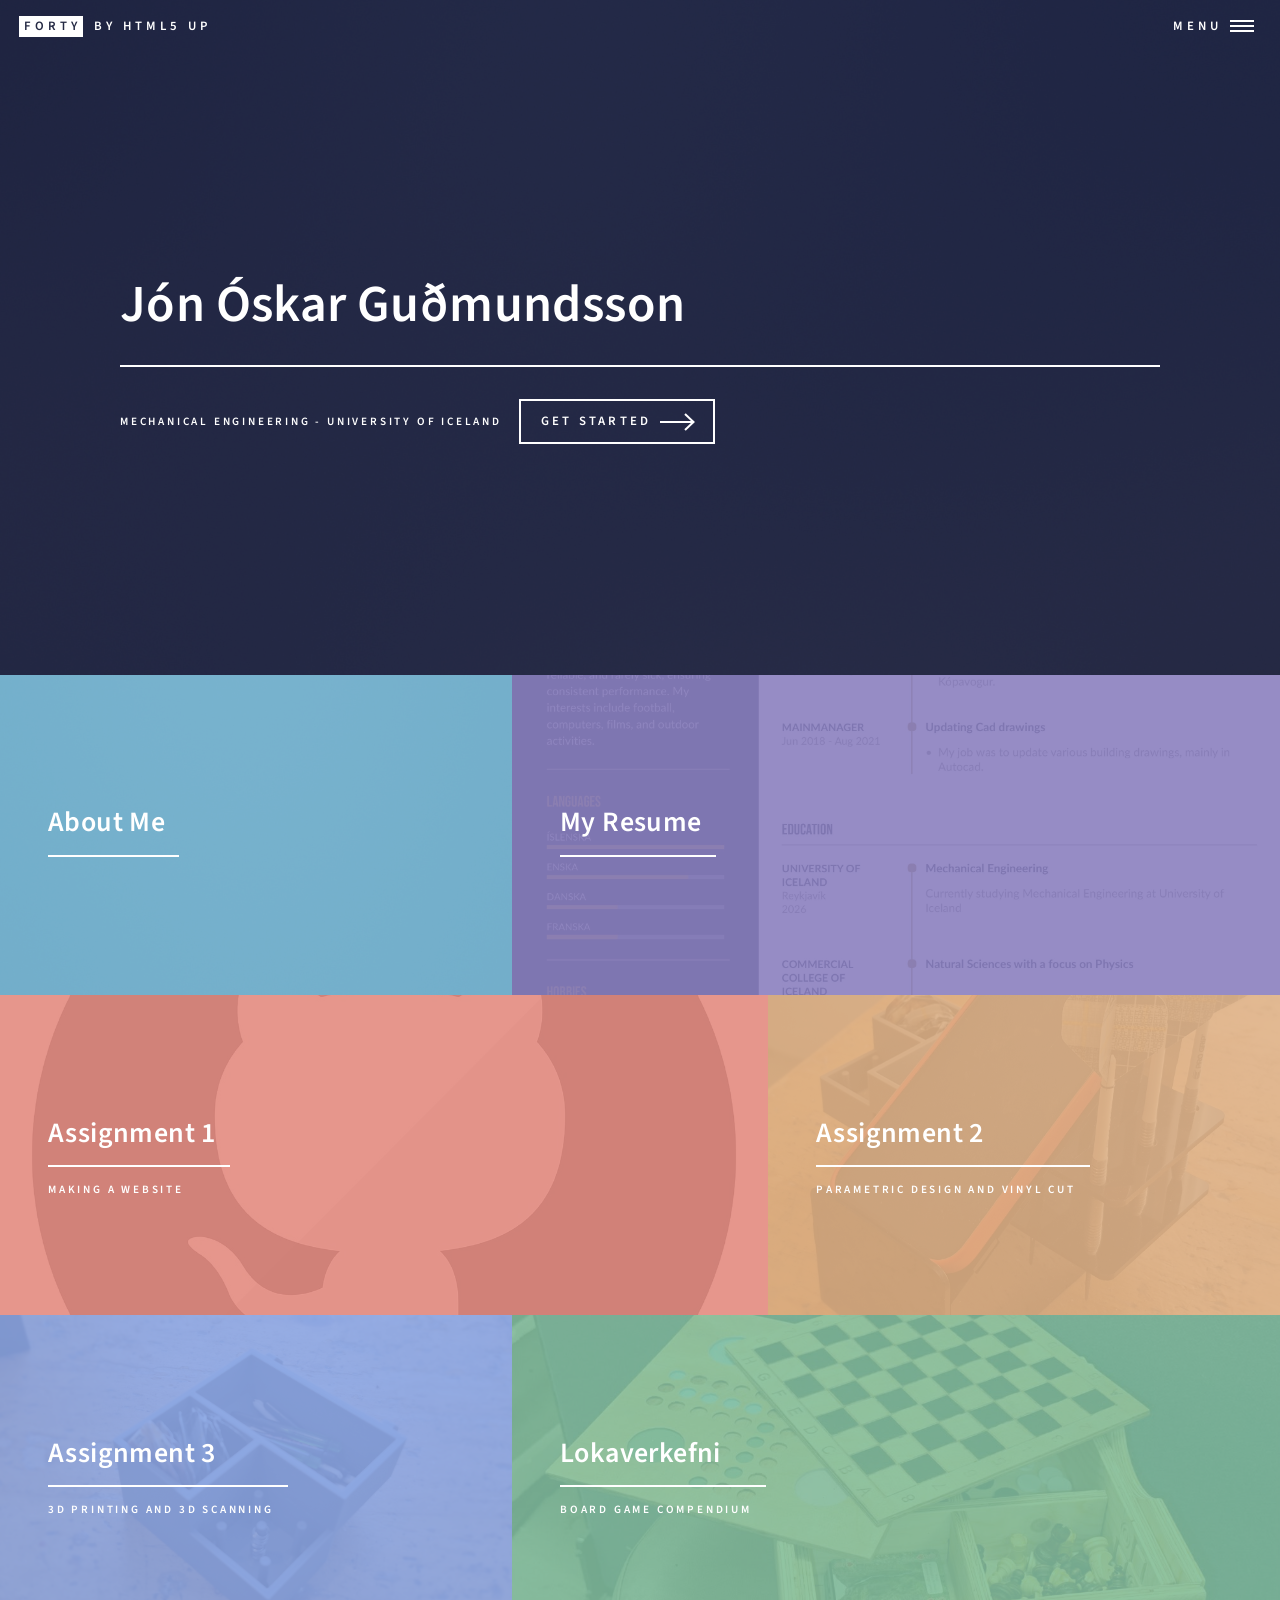
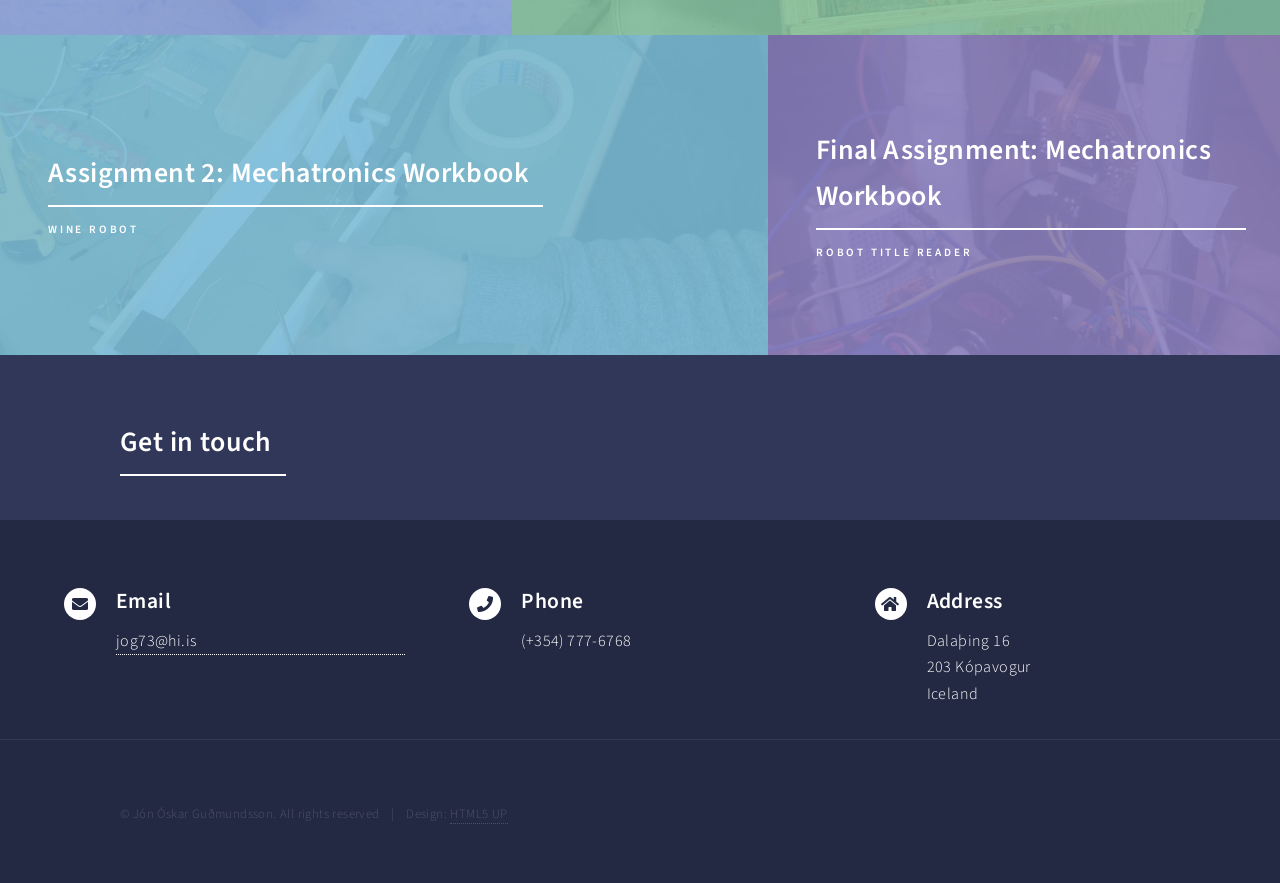
<file: index.html>
<!DOCTYPE HTML>
<!--
	Forty by HTML5 UP
	html5up.net | @ajlkn
	Free for personal and commercial use under the CCA 3.0 license (html5up.net/license)
-->
<html>
	<head>
		<title>Forty by HTML5 UP</title>
		<meta charset="utf-8" />
		<meta name="viewport" content="width=device-width, initial-scale=1, user-scalable=no" />
		<link rel="stylesheet" href="assets/css/main.css" />
		<noscript><link rel="stylesheet" href="assets/css/noscript.css" /></noscript>
	</head>
	<body class="is-preload">

		<!-- Wrapper -->
			<div id="wrapper">

				<!-- Header -->
					<header id="header" class="alt">
						<a href="index.html" class="logo"><strong>Forty</strong> <span>by HTML5 UP</span></a>
						<nav>
							<a href="#menu">Menu</a>
						</nav>
					</header>

				<!-- Menu -->
					<nav id="menu">
						<ul class="links">
							<li><a href="index.html">Home</a></li>
							<li><a href="aboutme.html">About Me</a></li>
							<li><a href="resume.html">My Resume</a></li>
							<li><a href="assignment1.html">Assignment 1</a></li>
							<li><a href="assignment2.html">Assignment 2</a></li>
							<li><a href="assignment3.html">Assignment 3</a></li>
							<li><a href="finalassignment_TF.html">Final Assignment </a></li>
							<li><a href="winerobot.html">Wine Robot </a></li>
							<li><a href="finalassignment_TV.html">Final Assignment: Mechatronics </a></li>
						</ul>
					</nav>

				<!-- Banner -->
					<section id="banner" class="major">
						<div class="inner">
							<header class="major">
								<h1>Jón Óskar Guðmundsson</h1>
							</header>
							<div class="content">
								<p>Mechanical engineering - university of iceland</p>
								<ul class="actions">
									<li><a href="#one" class="button next scrolly">Get Started</a></li>
								</ul>
							</div>
						</div>
					</section>

				<!-- Main -->
					<div id="main">

						<!-- One -->
							<section id="one" class="tiles">
								<article>
									<span class="image">
										<img src="images/pic02.jpg" alt="" />
									</span>
									<header class="major">
										<h3><a href="aboutme.html" class="link">About Me</a></h3>
										<p></p>
									</header>
								</article>
								<article>
									<span class="image">
										<img src="images/resume.jpg" alt="" />
									</span>
									<header class="major">
										<h3><a href="resume.html" class="link">My Resume</a></h3>
										<p></p>
									</header>
								</article>
								<article>
									<span class="image">
										<img src="images/github_image.jpg" alt="" />
									</span>
									<header class="major">
										<h3><a href="assignment1.html" class="link">Assignment 1</a></h3>
										<p>Making a website</p>
									</header>
								</article>
								<article>
									<span class="image">
										<img src="images/verkefni2/Adalmynd.jpg" alt="" />
									</span>
									<header class="major">
										<h3><a href="assignment2.html" class="link">Assignment 2</a></h3>
										<p>Parametric Design and Vinyl Cut</p>
									</header>
								</article>
								<article>
									<span class="image">
										<img src="images/verkefni3/final.jpg" alt="" />
									</span>
									<header class="major">
										<h3><a href="assignment3.html" class="link">Assignment 3</a></h3>
										<p>3D Printing and 3D Scanning</p>
									</header>
								</article>
								<article>
									<span class="image">
										<img src="images/final_assignment/Main_boardgame.jpg" alt="" />
									</span>
									<header class="major">
										<h3><a href="finalassignment_TF.html" class="link">Lokaverkefni</a></h3>
										<p>Board game compendium</p>
									</header>
								</article>
								<article>
									<span class="image">
										<img src="images/wine-robot/arm_robot_full.jpg" alt="" />
									</span>
									<header class="major">
										<h3><a href="winerobot.html" class="link">Assignment 2: Mechatronics Workbook</a></h3>
										<p>Wine robot</p>
									</header>
								</article>
																<article>
									<span class="image">
										<img src="images/bookreader.jpg" alt="" />
									</span>
									<header class="major">
										<h3><a href="finalassignment_TV.html" class="link">Final Assignment: Mechatronics Workbook</a></h3>
										<p>Robot Title reader</p>
									</header>
								</article>
							</section>

						<!-- Two -->
							<section id="two">
								<div class="inner center">
									<header class="major">
										<h2>Get in touch</h2>
									</header>
								</div>
							</section>

					</div>

				<!-- Contact -->
					<section id="contact">
							<section class="split">
								<section>
									<div class="contact-method">
										<span class="icon solid alt fa-envelope"></span>
										<h3>Email</h3>
										<a href="#">jog73@hi.is</a>
									</div>
								</section>
								<section>
									<div class="contact-method">
										<span class="icon solid alt fa-phone"></span>
										<h3>Phone</h3>
										<span>(+354) 777-6768</span>
									</div>
								</section>
								<section>
									<div class="contact-method">
										<span class="icon solid alt fa-home"></span>
										<h3>Address</h3>
										<span>Dalaþing 16<br />
										203 Kópavogur<br />
										Iceland</span>
									</div>
								</section>
							</section>
					</section>
				
				<!-- Footer -->
					<footer id="footer">
						<div class="inner">
							<ul class="copyright">
								<li>© Jón Óskar Guðmundsson. All rights reserved</li><li>Design: <a href="https://html5up.net">HTML5 UP</a></li>
							</ul>
						</div>
					</footer>

			</div>

		<!-- Scripts -->
			<script src="assets/js/jquery.min.js"></script>
			<script src="assets/js/jquery.scrolly.min.js"></script>
			<script src="assets/js/jquery.scrollex.min.js"></script>
			<script src="assets/js/browser.min.js"></script>
			<script src="assets/js/breakpoints.min.js"></script>
			<script src="assets/js/util.js"></script>
			<script src="assets/js/main.js"></script>

	</body>
</html>
</file>
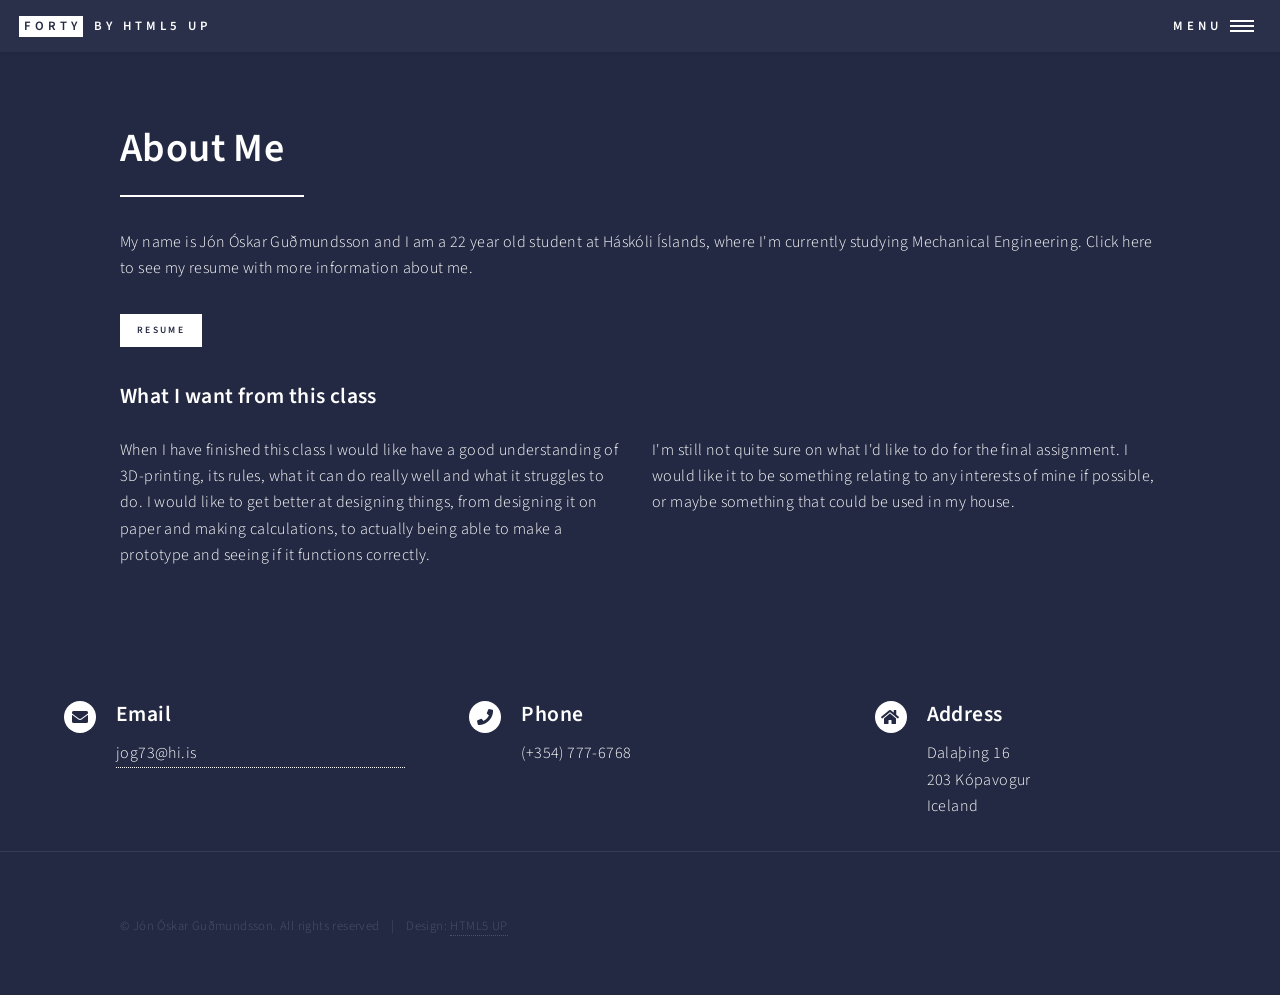
<file: aboutme.html>
<!DOCTYPE HTML>
<!--
	Forty by HTML5 UP
	html5up.net | @ajlkn
	Free for personal and commercial use under the CCA 3.0 license (html5up.net/license)
-->
<html>
	<head>
		<title>Generic - Forty by HTML5 UP</title>
		<meta charset="utf-8" />
		<meta name="viewport" content="width=device-width, initial-scale=1, user-scalable=no" />
		<link rel="stylesheet" href="assets/css/main.css" />
		<noscript><link rel="stylesheet" href="assets/css/noscript.css" /></noscript>
	</head>
	<body class="is-preload">

		<!-- Wrapper -->
			<div id="wrapper">

				<!-- Header -->
					<header id="header">
						<a href="index.html" class="logo"><strong>Forty</strong> <span>by HTML5 UP</span></a>
						<nav>
							<a href="#menu">Menu</a>
						</nav>
					</header>

				<!-- Menu -->
					<nav id="menu">
						<ul class="links">
							<li><a href="index.html">Home</a></li>
							<li><a href="aboutme.html">About Me</a></li>
							<li><a href="resume.html">My Resume</a></li>
							<li><a href="assignment1.html">Assignment 1</a></li>
							<li><a href="assignment2.html">Assignment 2</a></li>
							<li><a href="assignment3.html">Assignment 3</a></li>
							<li><a href="finalassignment_TF.html">Final Assignment </a></li>
							<li><a href="winerobot.html">Wine Robot </a></li>
						</ul>
					</nav>

						<!-- One -->
							<section id="one">
								<div class="inner">
									<header class="major">
										<h1>About Me</h1>
									</header>

									<!-- Content -->
										<p>My name is Jón Óskar Guðmundsson and I am a 22 year old student at Háskóli Íslands, where I'm currently studying Mechanical Engineering. Click here to see my resume  with more information about me.</p>
										<ul class="actions small">
														<li><a href="resume.html" class="button primary small">Resume</a></li>
													</ul>
										<h3>What I want from this class</h3>
										<div class="row">
											<div class="col-6 col-12-small">
												<p>When I have finished this class I would like have a good understanding of 3D-printing, its rules, what it can do really well and what it struggles to do. I would like to get better at designing things, from designing it on paper and making calculations, to actually being able to make a prototype and seeing if it functions correctly. </p>
												
											</div>
											<div class="col-6 col-12-small">
												<p>I'm still not quite sure on what I'd like to do for the final assignment. I would like it to be something relating to any interests of mine if possible, or maybe something that could be used in my house.&nbsp;</p>
											</div>
										</div>
								</div>
							</section>

				<!-- Contact -->
					<section id="contact">
							<section class="split">
								<section>
									<div class="contact-method">
										<span class="icon solid alt fa-envelope"></span>
										<h3>Email</h3>
										<a href="#">jog73@hi.is</a>
									</div>
								</section>
								<section>
									<div class="contact-method">
										<span class="icon solid alt fa-phone"></span>
										<h3>Phone</h3>
										<span>(+354) 777-6768</span>
									</div>
								</section>
								<section>
									<div class="contact-method">
										<span class="icon solid alt fa-home"></span>
										<h3>Address</h3>
										<span>Dalaþing 16<br />
										203 Kópavogur<br />
										Iceland</span>
									</div>
								</section>
							</section>
					</section>

				<!-- Footer -->
					<footer id="footer">
						<div class="inner">
							<ul class="copyright">
								<li>© Jón Óskar Guðmundsson. All rights reserved</li><li>Design: <a href="https://html5up.net">HTML5 UP</a></li>
							</ul>
						</div>
					</footer>

			</div>

		<!-- Scripts -->
			<script src="assets/js/jquery.min.js"></script>
			<script src="assets/js/jquery.scrolly.min.js"></script>
			<script src="assets/js/jquery.scrollex.min.js"></script>
			<script src="assets/js/browser.min.js"></script>
			<script src="assets/js/breakpoints.min.js"></script>
			<script src="assets/js/util.js"></script>
			<script src="assets/js/main.js"></script>

	</body>
</html>
</file>
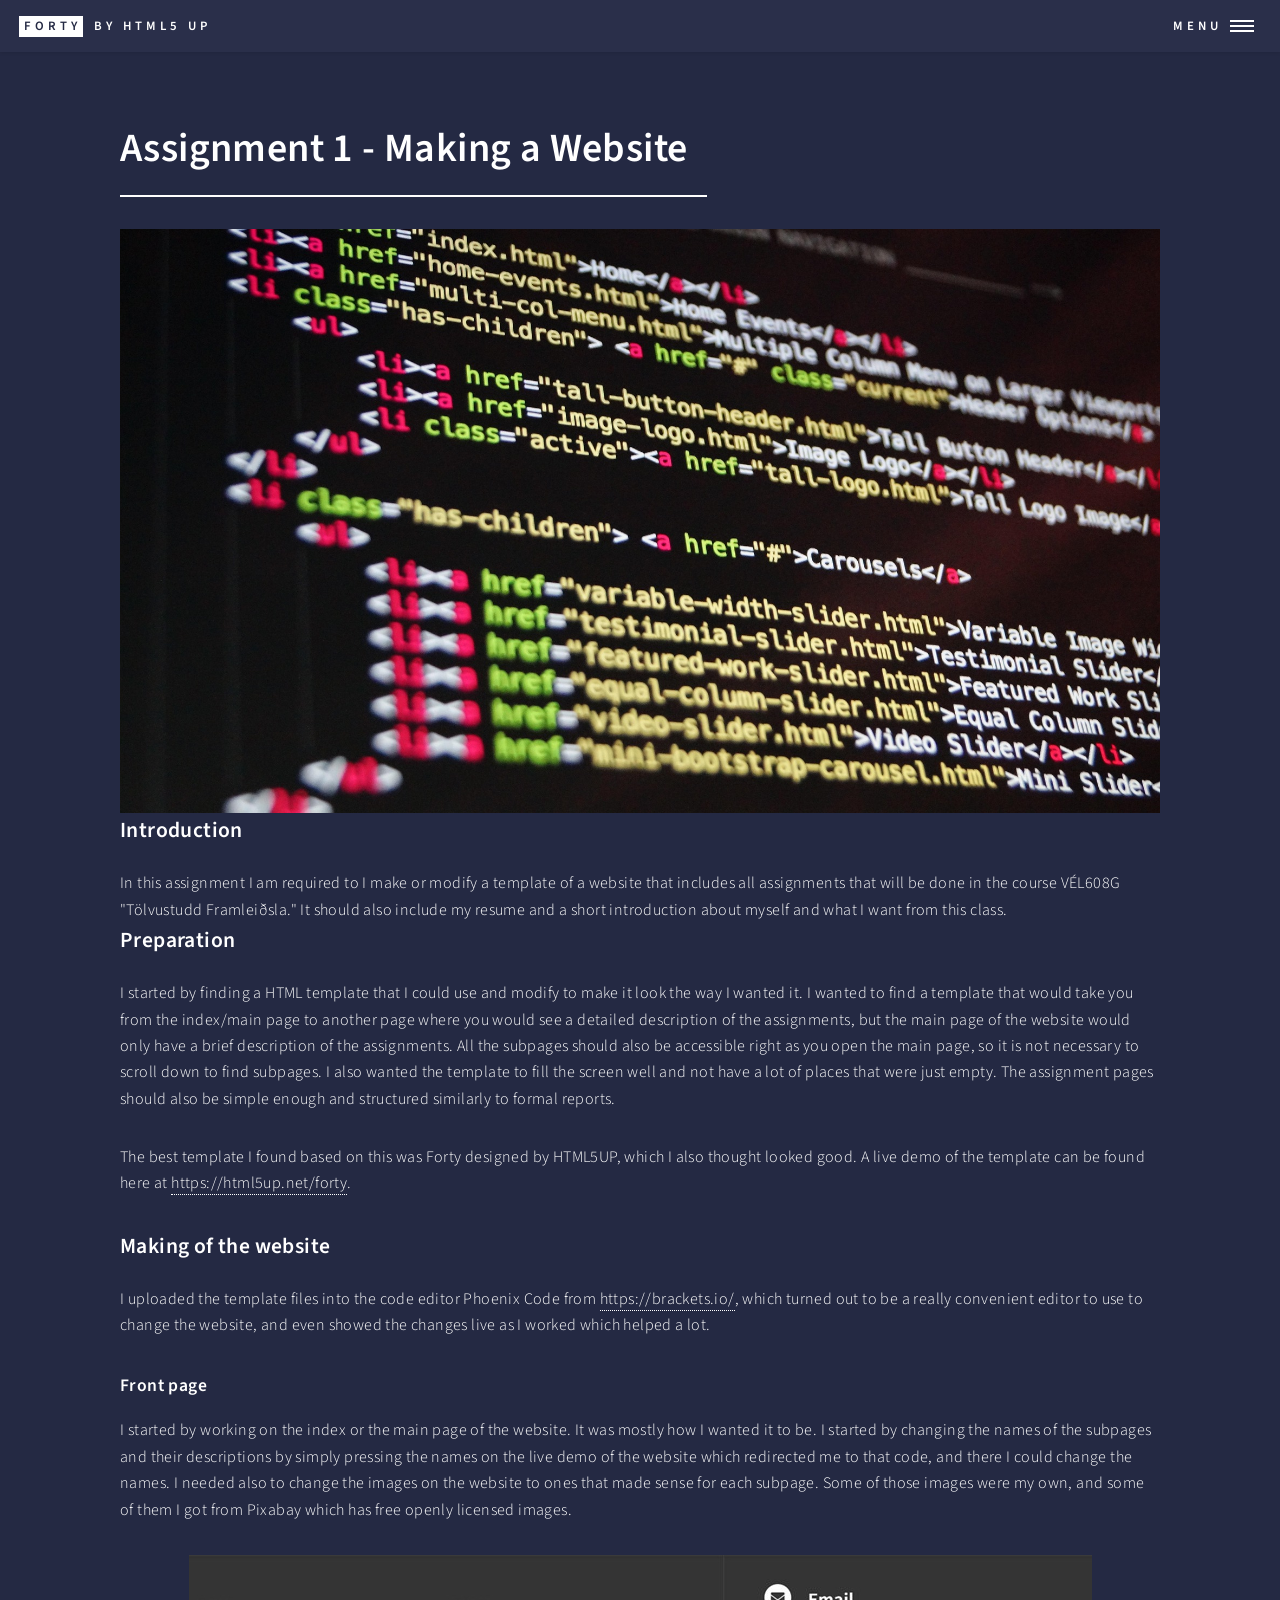
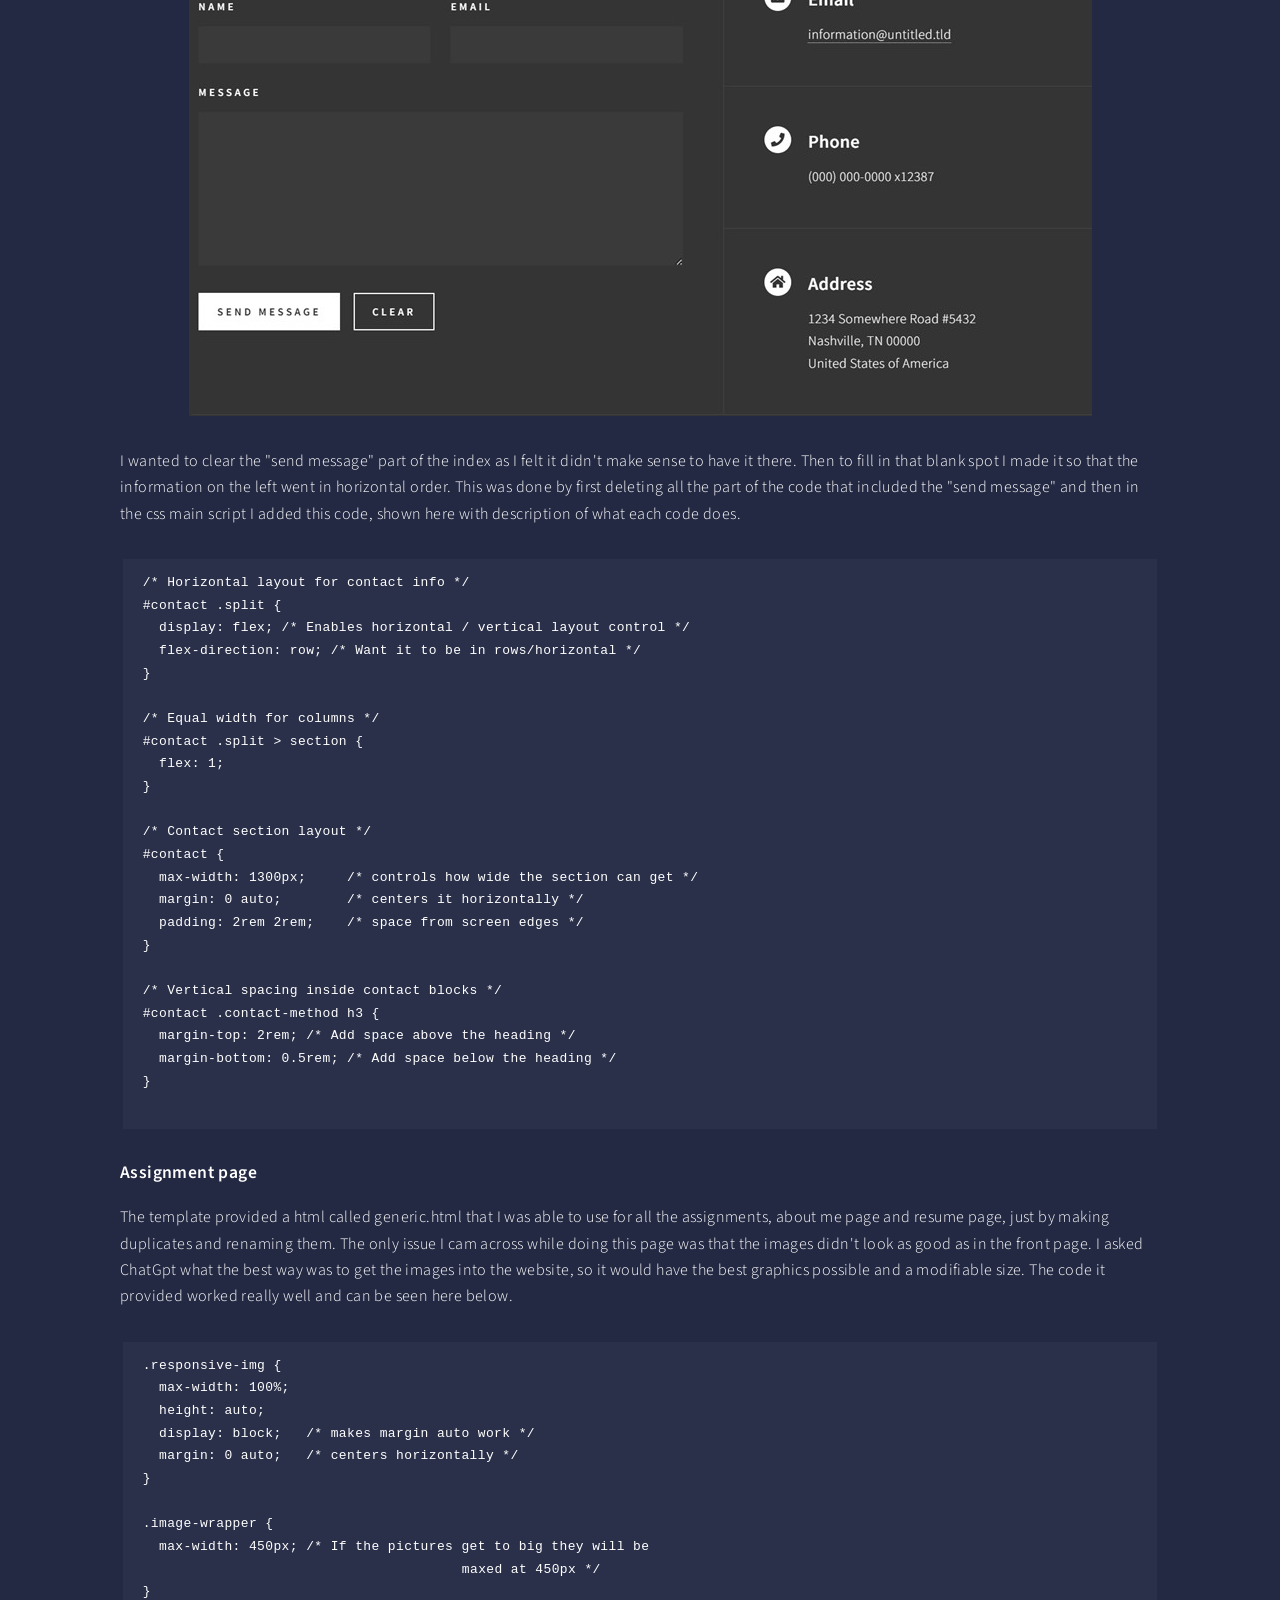
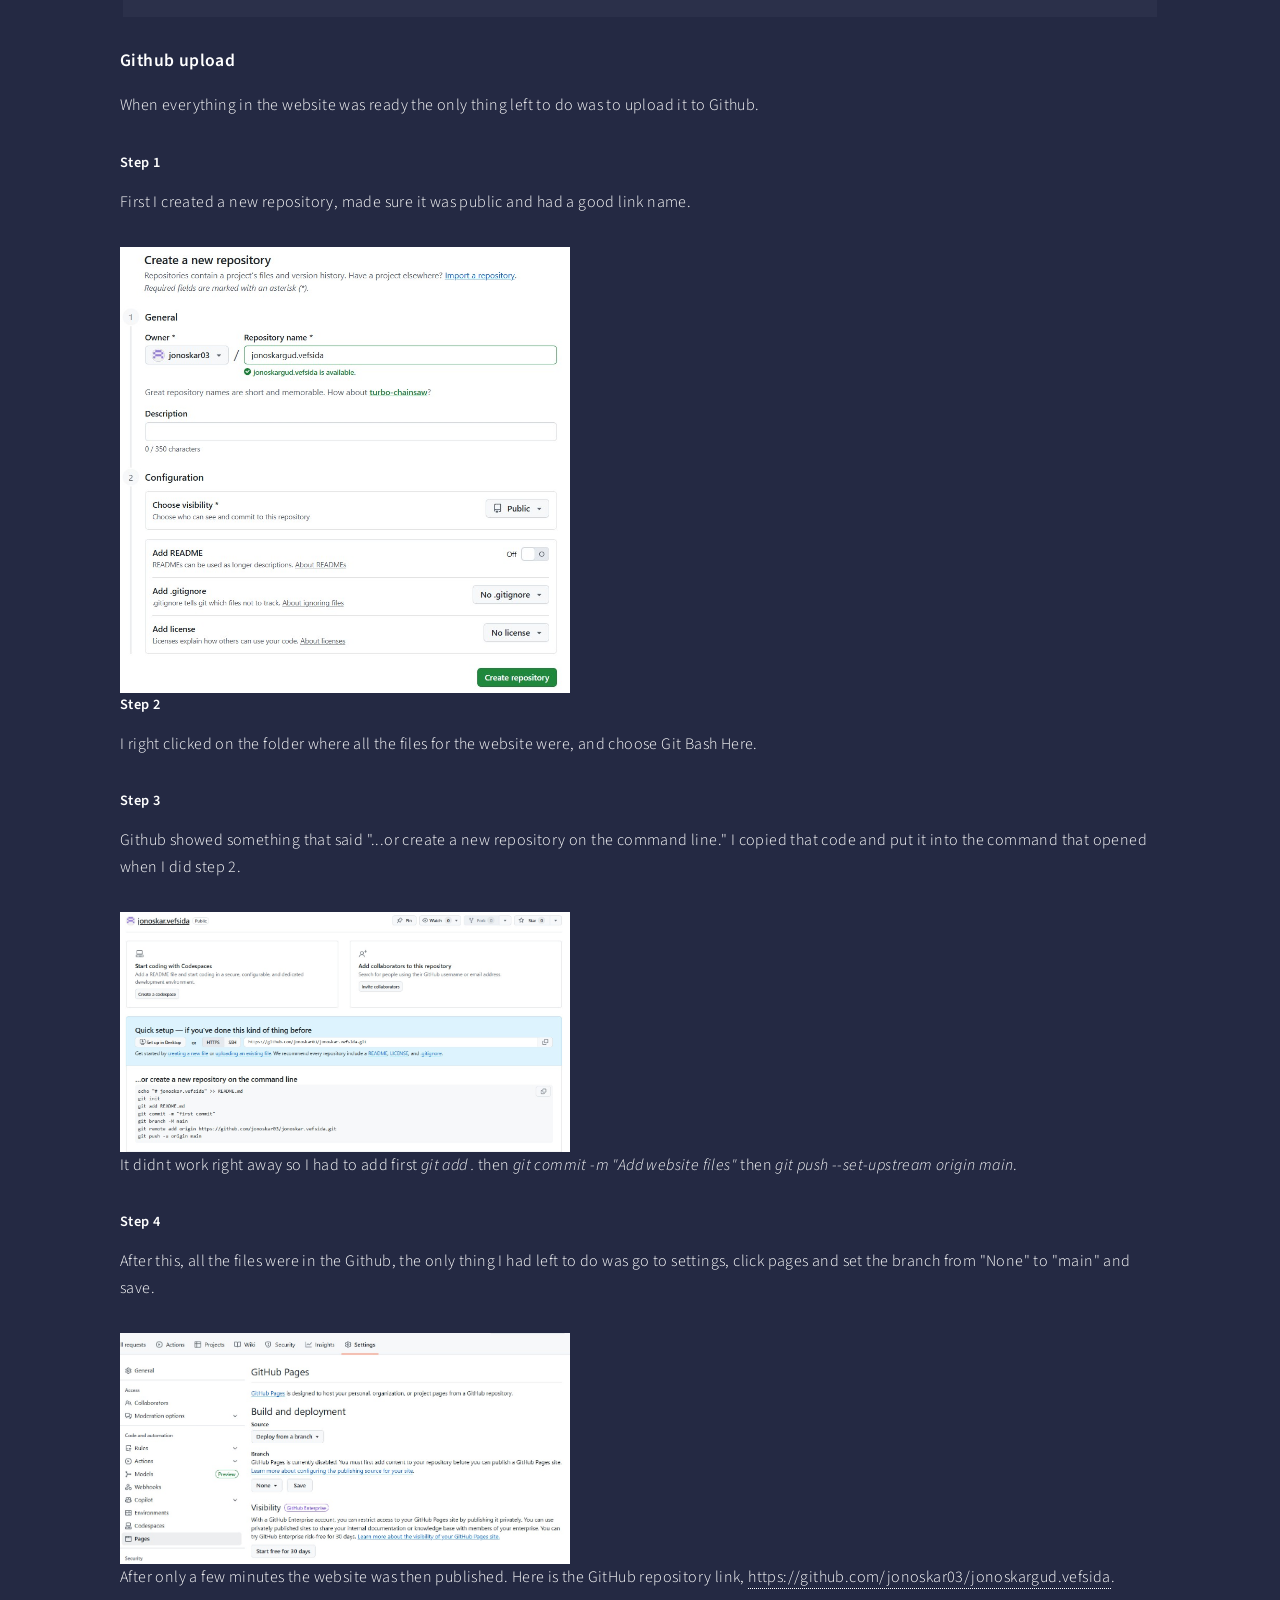
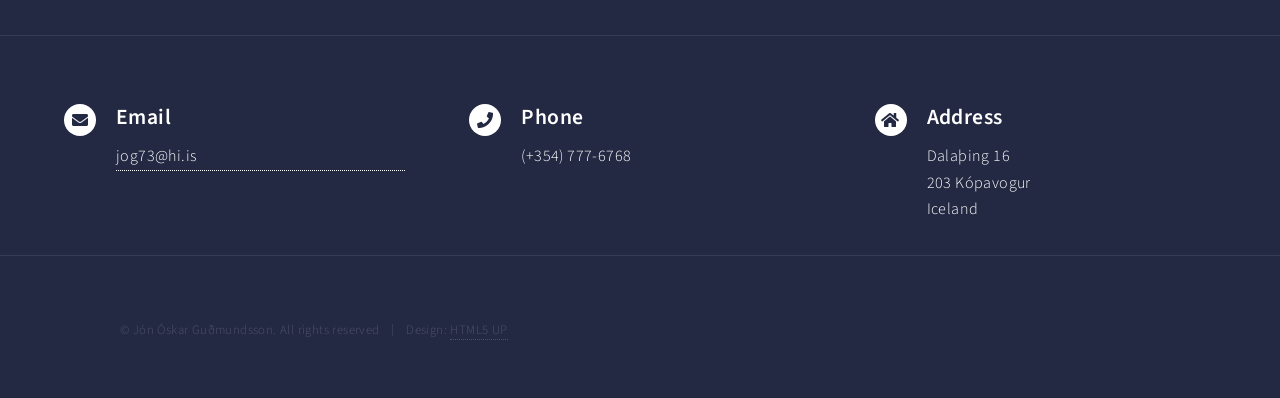
<file: assignment1.html>
<!DOCTYPE HTML>
<!--
	Forty by HTML5 UP
	html5up.net | @ajlkn
	Free for personal and commercial use under the CCA 3.0 license (html5up.net/license)
-->
<html>
	<head>
		<title>Generic - Forty by HTML5 UP</title>
		<meta charset="utf-8" />
		<meta name="viewport" content="width=device-width, initial-scale=1, user-scalable=no" />
		<link rel="stylesheet" href="assets/css/main.css" />
		<noscript><link rel="stylesheet" href="assets/css/noscript.css" /></noscript>
	</head>
	<body class="is-preload">

		<!-- Wrapper -->
			<div id="wrapper">

				<!-- Header -->
					<header id="header">
						<a href="index.html" class="logo"><strong>Forty</strong> <span>by HTML5 UP</span></a>
						<nav>
							<a href="#menu">Menu</a>
						</nav>
					</header>

				<!-- Menu -->
					<nav id="menu">
						<ul class="links">
							<li><a href="index.html">Home</a></li>
							<li><a href="aboutme.html">About Me</a></li>
							<li><a href="resume.html">My Resume</a></li>
							<li><a href="assignment1.html">Assignment 1</a></li>
							<li><a href="assignment2.html">Assignment 2</a></li>
							<li><a href="assignment3.html">Assignment 3</a></li>
							<li><a href="finalassignment_TF.html">Final Assignment </a></li>
							<li><a href="winerobot.html">Wine Robot </a></li>
							<li><a href="finalassignment_TV.html">Final Assignment: Mechatronics </a></li>
						</ul>
					</nav>

				<!-- Main -->
					<div id="main" class="alt">

						<!-- One -->
							<section id="one">
								<div class="inner">
									<header class="major">
										<h1>Assignment 1 - Making a Website</h1>
									</header>
									<img src="images/assignment1_mainpic.jpg" alt="" class="responsive-img">
									<h3>Introduction</h3>
									In this assignment I am required to I make or modify a template of a website that includes all assignments that will be done in the course VÉL608G "Tölvustudd Framleiðsla." It should also include my resume and a short introduction about myself and what I want from this class.
									<h3>Preparation</h3>
									<p>I started by finding a HTML template that I could use and modify to make it look the way I wanted it. I wanted to find a template that would take you from the index/main page to another page where you would see a detailed description of the assignments, but the main page of the website would only have a brief description of the assignments. All the subpages should also be accessible right as you open the main page, so it is not necessary to scroll down to find subpages. I also wanted the template to fill the screen well and not have a lot of places that were just empty. The assignment pages should also be simple enough and structured similarly to formal reports.</p>
									<p>The best template I found based on this was Forty designed by HTML5UP, which I also thought looked good. A live demo of the template can be found here at <a href="https://html5up.net/forty">https://html5up.net/forty</a>.</p>
									<h3>Making of the website</h3>
									<p>I uploaded the template files into the code editor Phoenix Code from <a href="https://brackets.io/">https://brackets.io/</a>, which turned out to be a really convenient editor to use to change the website, and even showed the changes live as I worked which helped a lot.</p>
									<h4>Front page</h4>
									<p> I started by working on the index or the main page of the website. It was mostly how I wanted it to be. I started by changing the names of the subpages and their descriptions by simply pressing the names on the live demo of the website which redirected me to that code, and there I could change the names. I needed also to change the images on the website to ones that made sense for each subpage. Some of those images were my own, and some of them I got from Pixabay which has free openly licensed images.</p>
									<img src="images/send_message.jpg" alt="" class="responsive-img">
									<p></p>
									<p>I wanted to clear the "send message" part of the index as I felt it didn't make sense to have it there. Then to fill in that blank spot I made it so that the information on the left went in horizontal order. This was done by first deleting all the part of the code that included the "send message" and then in the css main script I added this code, shown here with description of what each code does.</p>
									<pre><code>/* Horizontal layout for contact info */
#contact .split {
  display: flex; /* Enables horizontal / vertical layout control */
  flex-direction: row; /* Want it to be in rows/horizontal */
}

/* Equal width for columns */
#contact .split &gt; section {
  flex: 1;
}

/* Contact section layout */
#contact {
  max-width: 1300px;     /* controls how wide the section can get */
  margin: 0 auto;        /* centers it horizontally */
  padding: 2rem 2rem;    /* space from screen edges */
}

/* Vertical spacing inside contact blocks */
#contact .contact-method h3 {
  margin-top: 2rem; /* Add space above the heading */
  margin-bottom: 0.5rem; /* Add space below the heading */
}

</code></pre>
									<h4>Assignment page</h4>
									<p>The template provided a html called generic.html that I was able to use for all the assignments, about me page and resume page, just by making duplicates and renaming them. The only issue I cam across while doing this page was that the images didn't look as good as in the front page. I asked ChatGpt what the best way was to get the images into the website, so it would have the best graphics possible and a modifiable size. The code it provided worked really well and can be seen here below.</p>
									<pre><code>.responsive-img {
  max-width: 100%;
  height: auto;
  display: block;   /* makes margin auto work */
  margin: 0 auto;   /* centers horizontally */
}

.image-wrapper {
  max-width: 450px; /* If the pictures get to big they will be
					 maxed at 450px */
}
</code></pre>
										<h4>Github upload</h4>
										<p>When everything in the website was ready the only thing left to do was to upload it to Github.</p>
										<h5>Step 1</h5>
										<p>First I created a new repository, made sure it was public and had a good link name.</p>
										<div class="image-wrapper">
										  <img src="images/repository.jpg" alt="" class="responsive-img">
										</div>
										<h5>Step 2</h5>
										<p>I right clicked on the folder where all the files for the website were, and choose Git Bash Here.</p>
										<h5>Step 3</h5>
										<p>Github showed something that said "...or create a new repository on the command line." I copied that code and put it into the command that opened when I did step 2.</p>
										<div class="image-wrapper">
										  <img src="images/step_3.jpg" alt="" class="responsive-img">
										</div>
										<p>It didnt work right away so I had to add first <i>git add .</i> then <i>git commit -m "Add website files"</i> then <i>git push --set-upstream origin main</i>.</p>
									<h5>Step 4</h5>
										<p>After this, all the files were in the Github, the only thing I had left to do was go to settings, click pages and set the branch from "None" to "main" and save.  </p>
										<div class="image-wrapper">
										  <img src="images/step_4.jpg" alt="" class="responsive-img">
										</div>
										<p>After only a few minutes the website was then published. Here is the GitHub repository link, <a href="https://github.com/jonoskar03/jonoskar.vefsida">https://github.com/jonoskar03/jonoskargud.vefsida</a>.</p>

								</div>
							</section>

					</div>

				<!-- Contact -->
					<section id="contact">
							<section class="split">
								<section>
									<div class="contact-method">
										<span class="icon solid alt fa-envelope"></span>
										<h3>Email</h3>
										<a href="#">jog73@hi.is</a>
									</div>
								</section>
								<section>
									<div class="contact-method">
										<span class="icon solid alt fa-phone"></span>
										<h3>Phone</h3>
										<span>(+354) 777-6768</span>
									</div>
								</section>
								<section>
									<div class="contact-method">
										<span class="icon solid alt fa-home"></span>
										<h3>Address</h3>
										<span>Dalaþing 16<br />
										203 Kópavogur<br />
										Iceland</span>
									</div>
								</section>
							</section>
					</section>

				<!-- Footer -->
					<footer id="footer">
						<div class="inner">
							<ul class="copyright">
								<li>© Jón Óskar Guðmundsson. All rights reserved</li><li>Design: <a href="https://html5up.net">HTML5 UP</a></li>
							</ul>
						</div>
					</footer>

			</div>

		<!-- Scripts -->
			<script src="assets/js/jquery.min.js"></script>
			<script src="assets/js/jquery.scrolly.min.js"></script>
			<script src="assets/js/jquery.scrollex.min.js"></script>
			<script src="assets/js/browser.min.js"></script>
			<script src="assets/js/breakpoints.min.js"></script>
			<script src="assets/js/util.js"></script>
			<script src="assets/js/main.js"></script>

	</body>
</html>
</file>
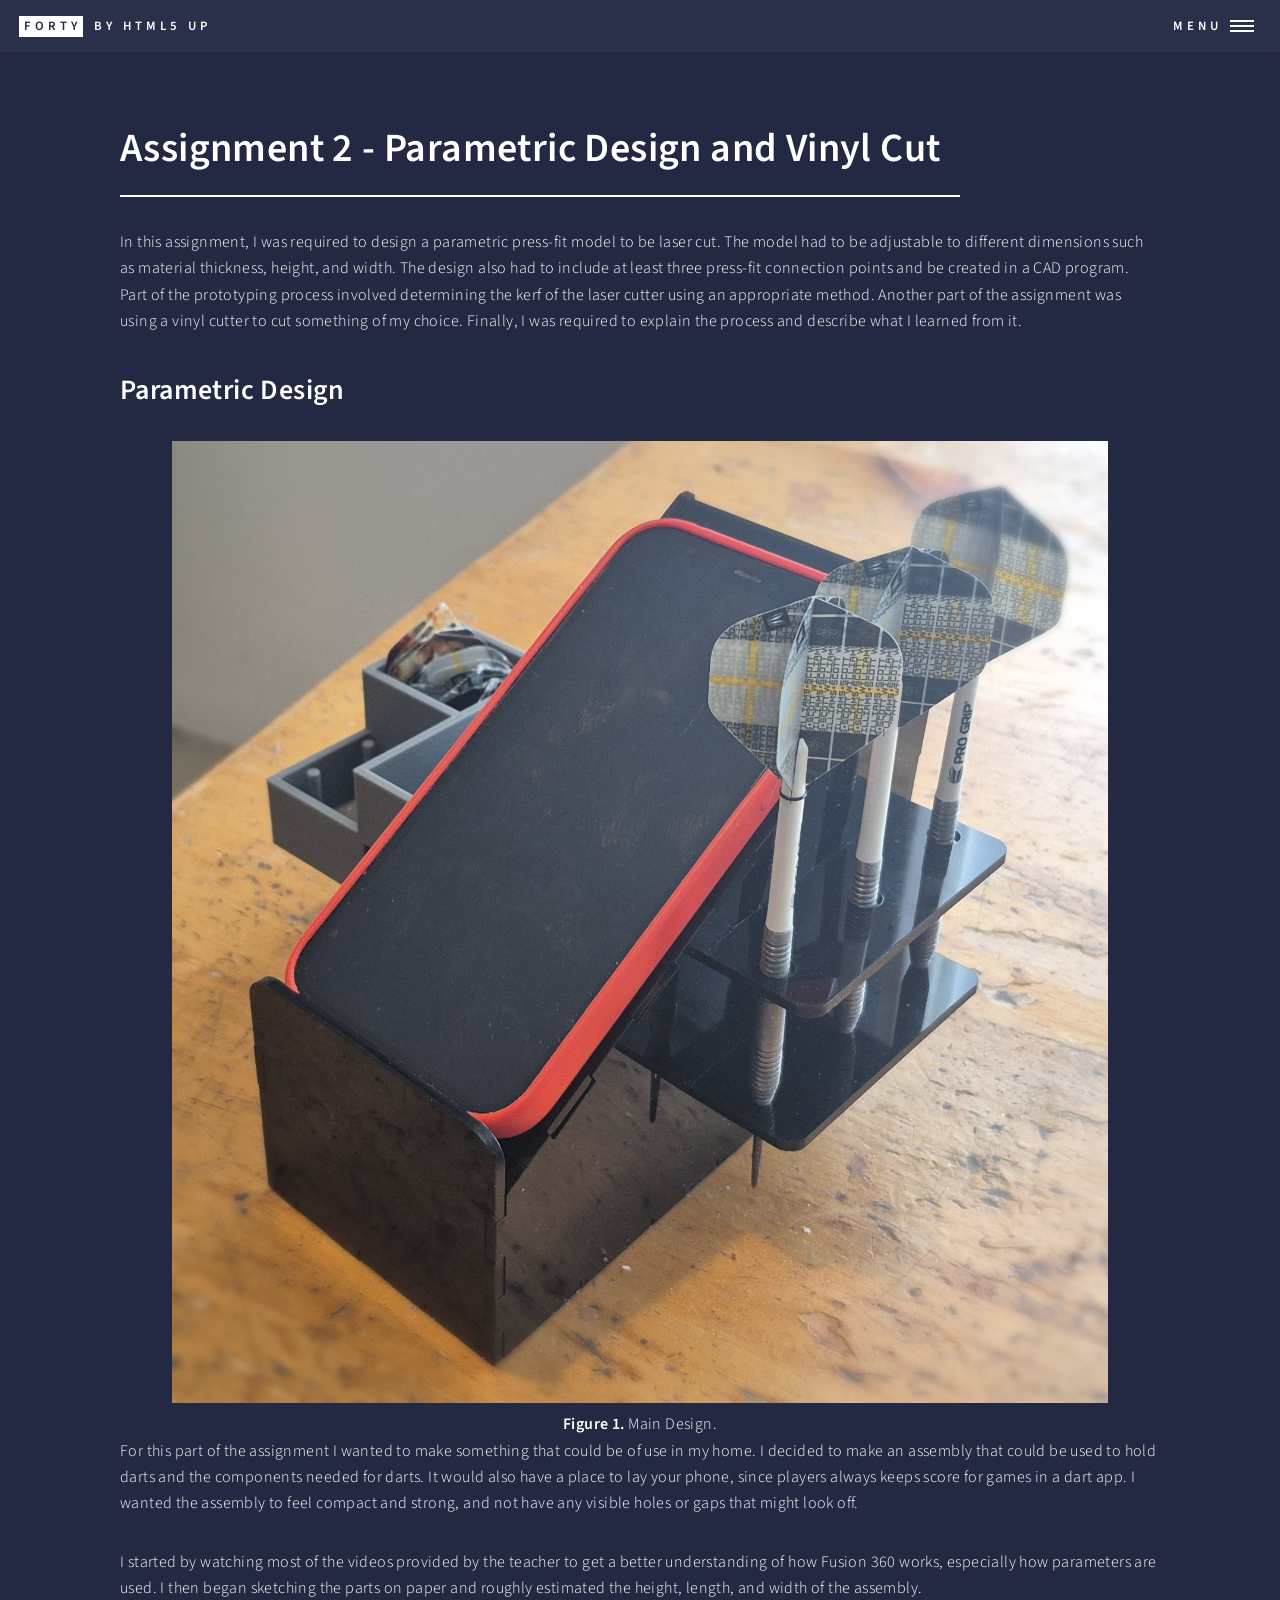
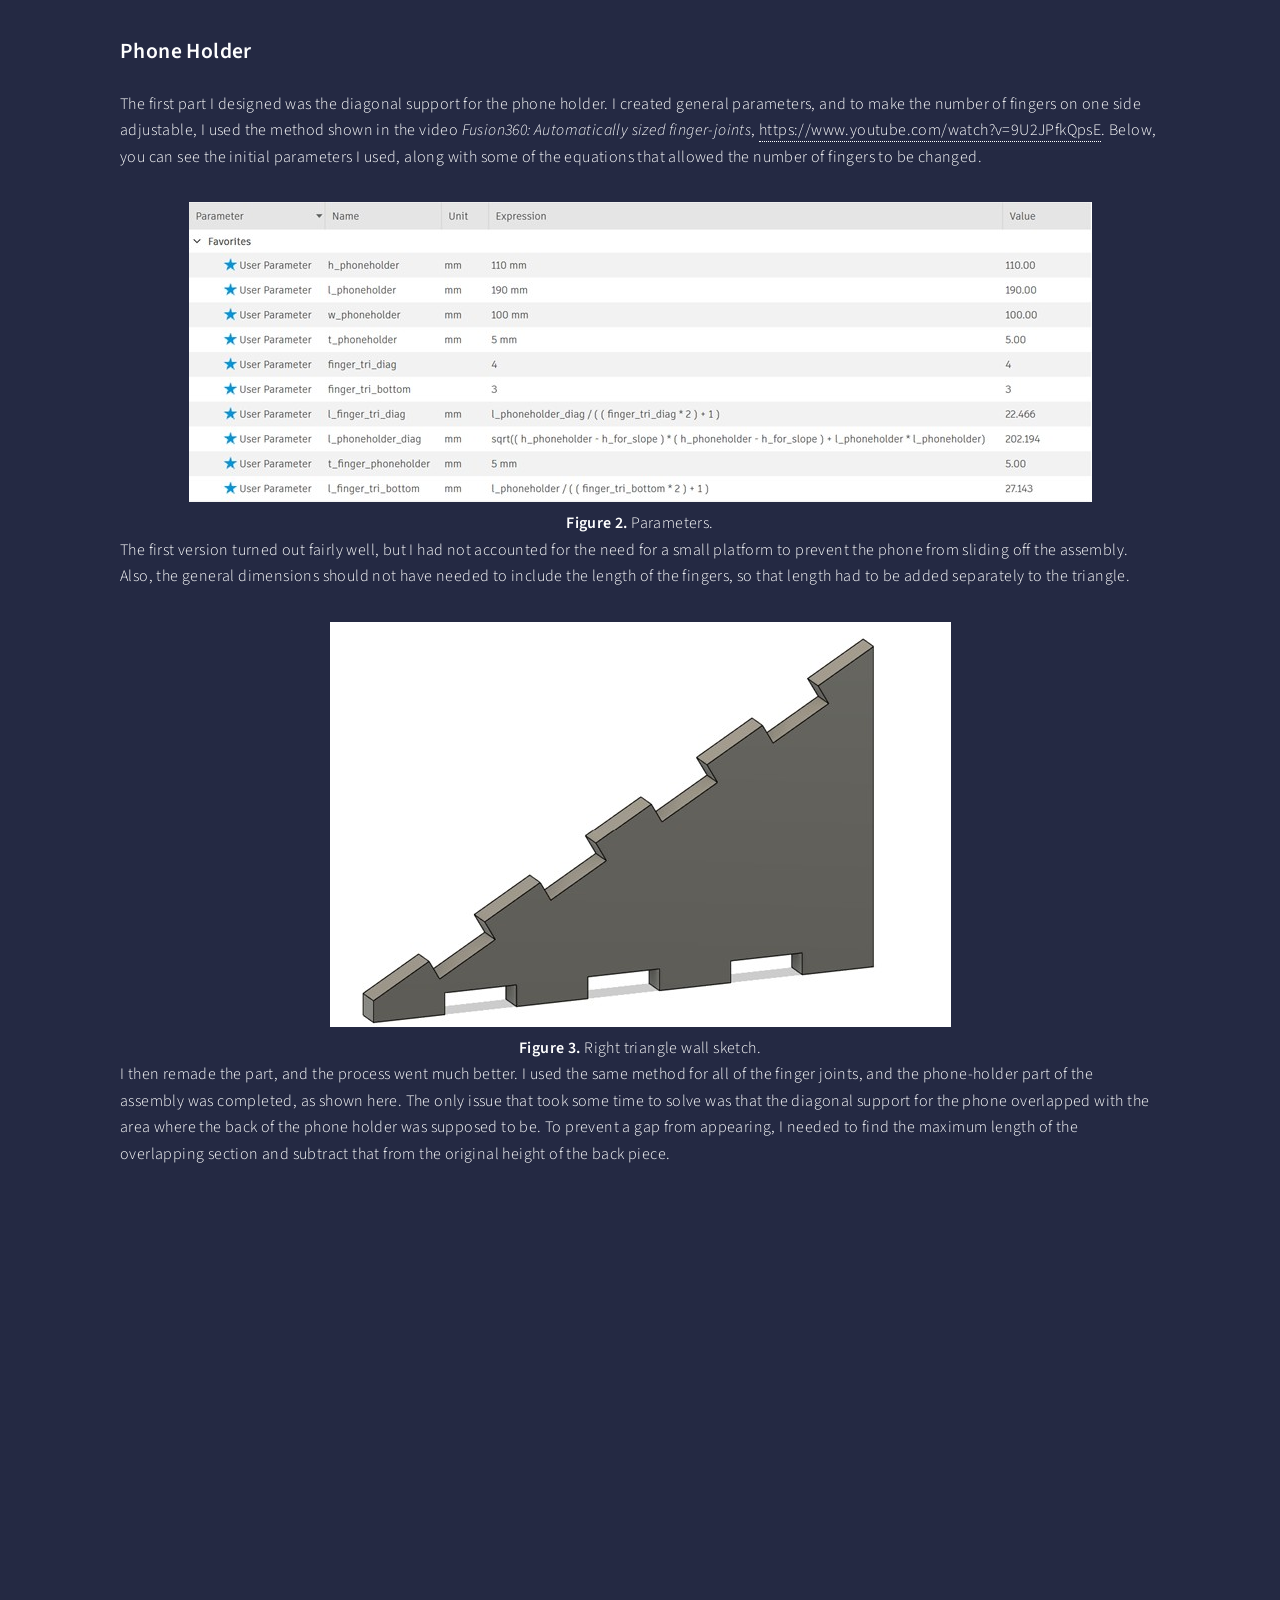
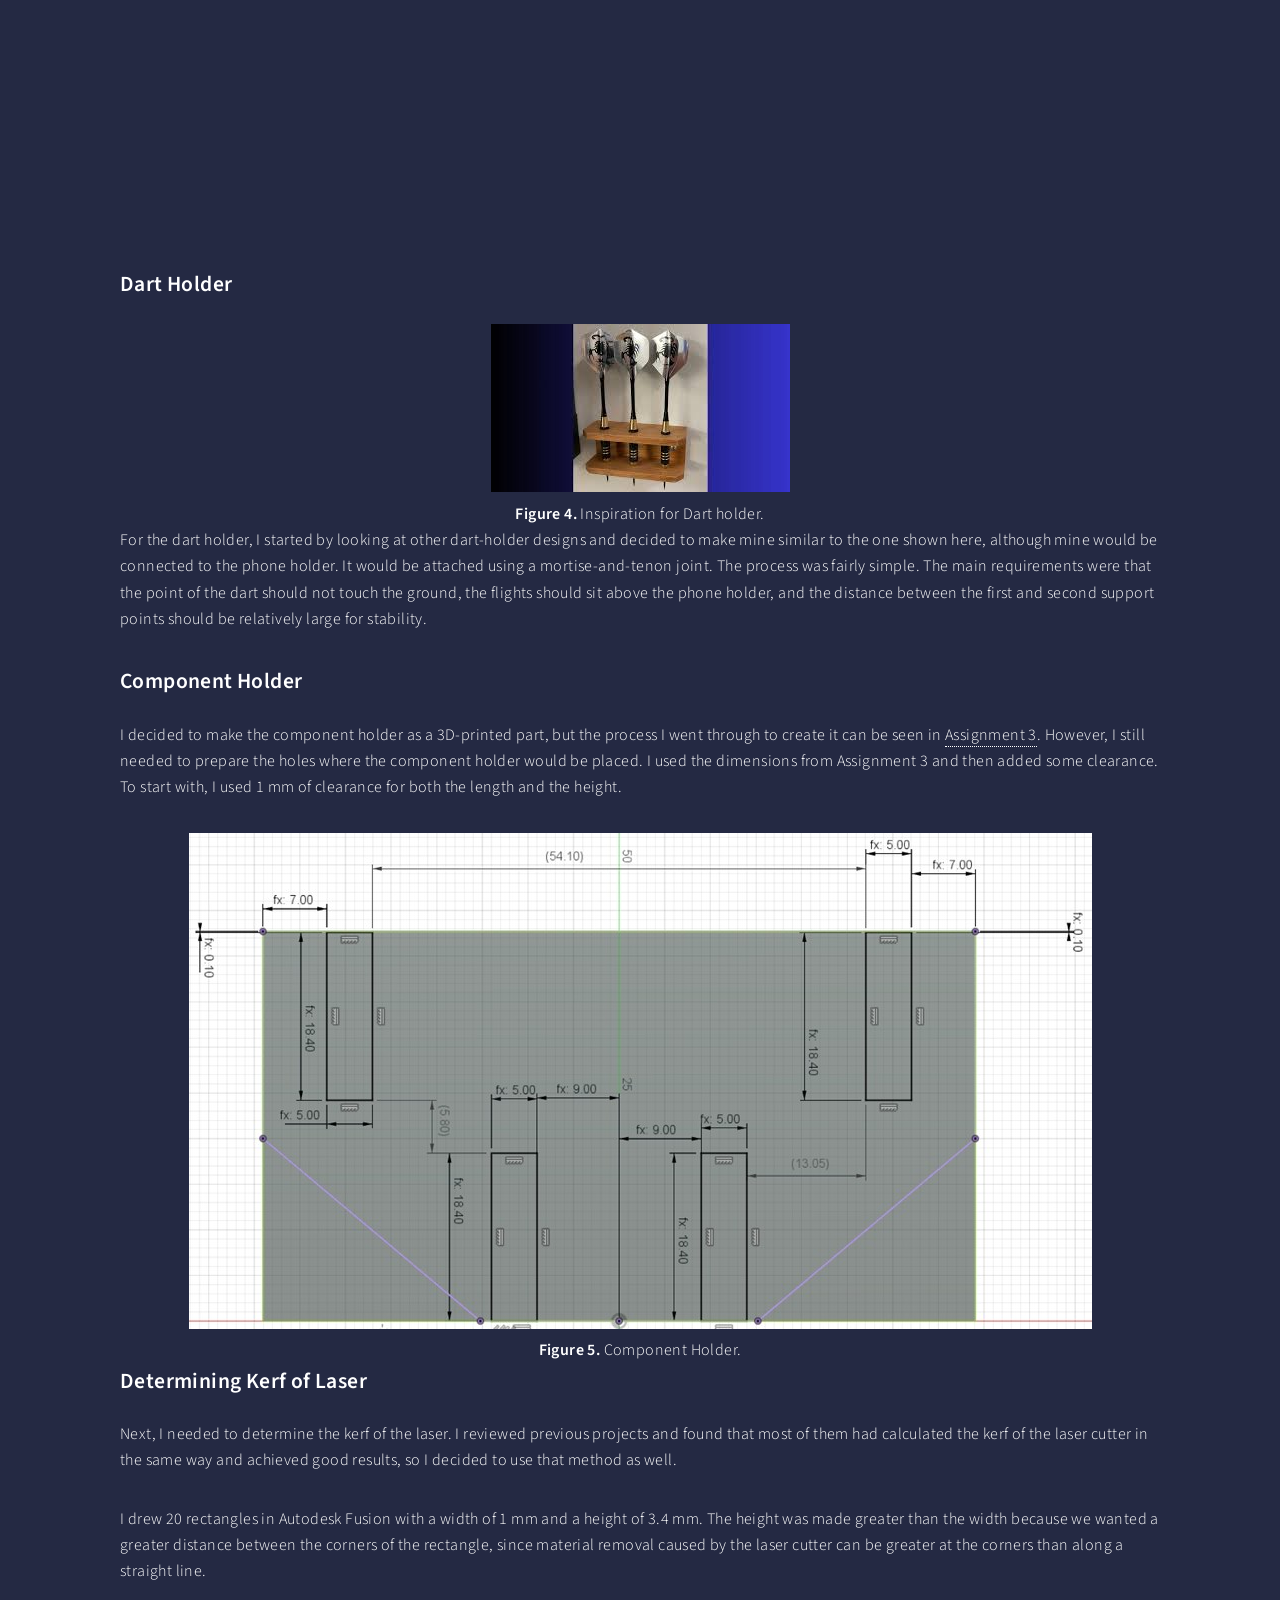
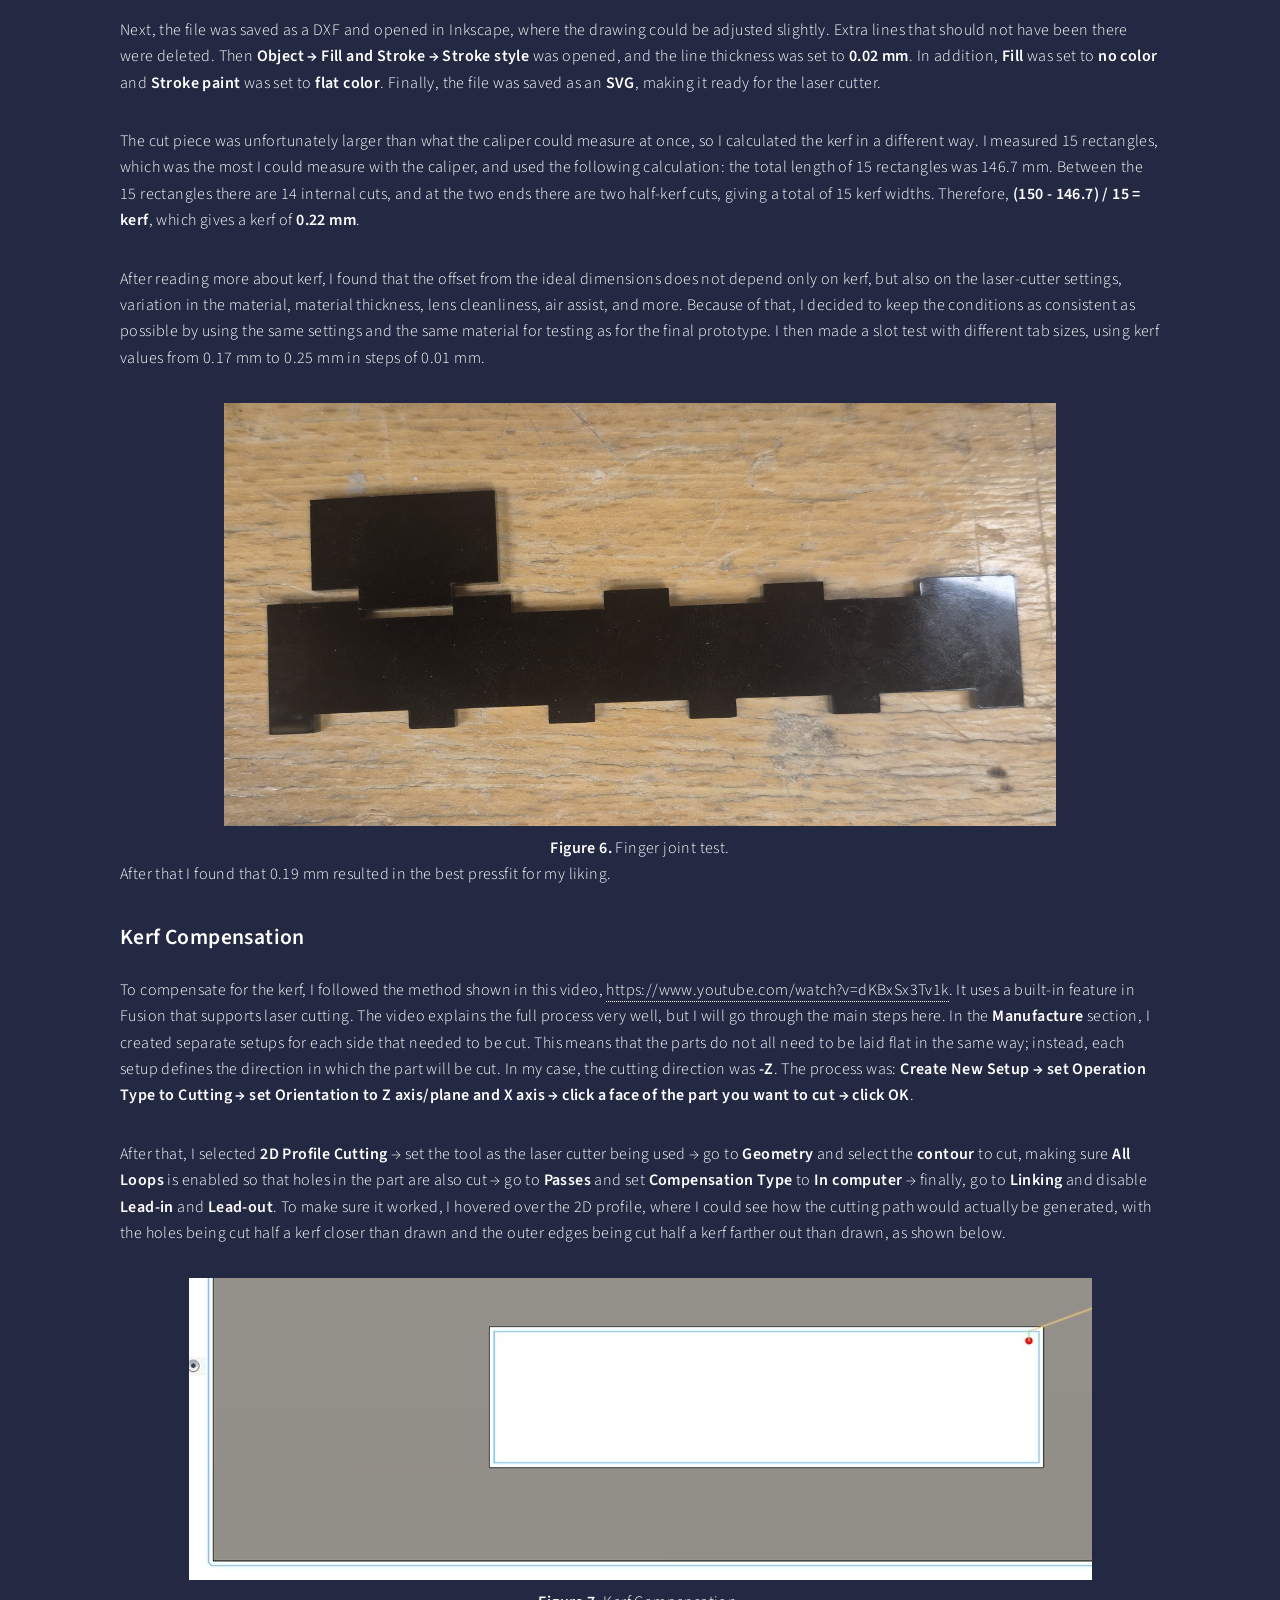
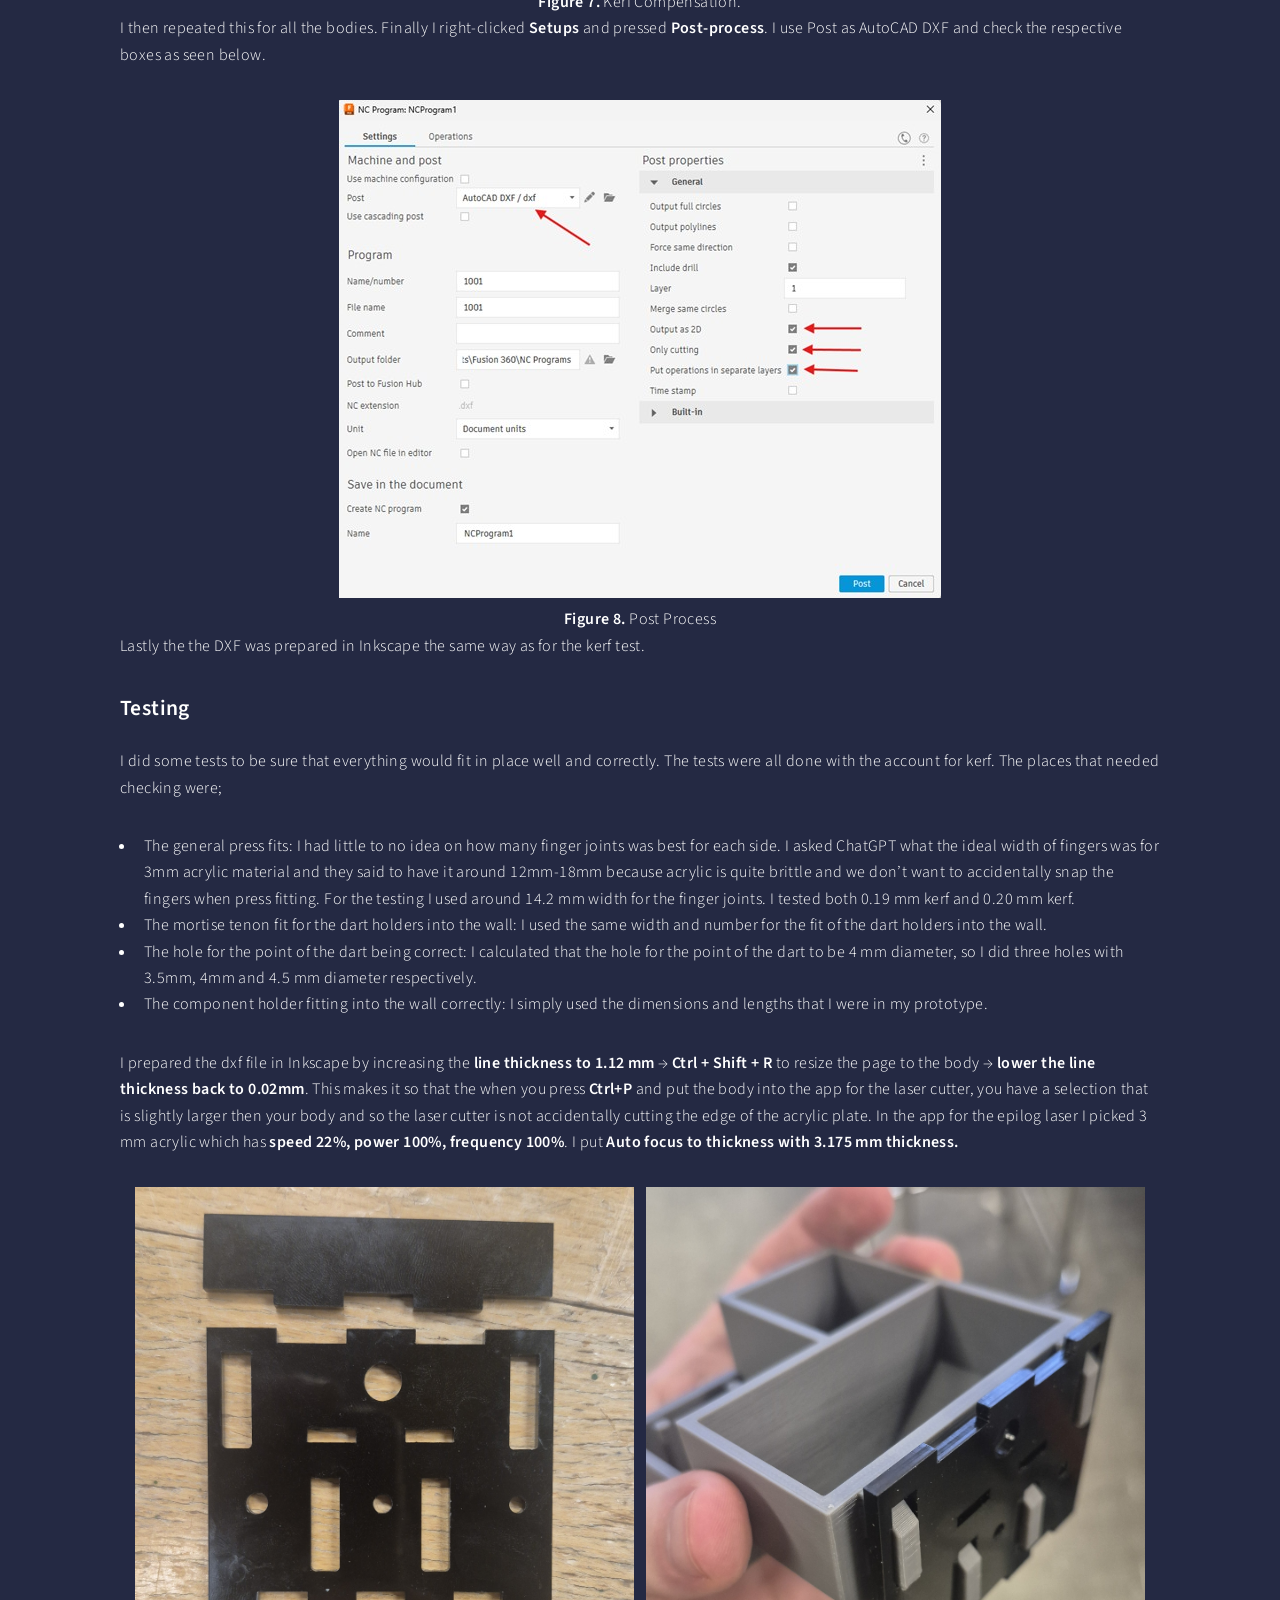
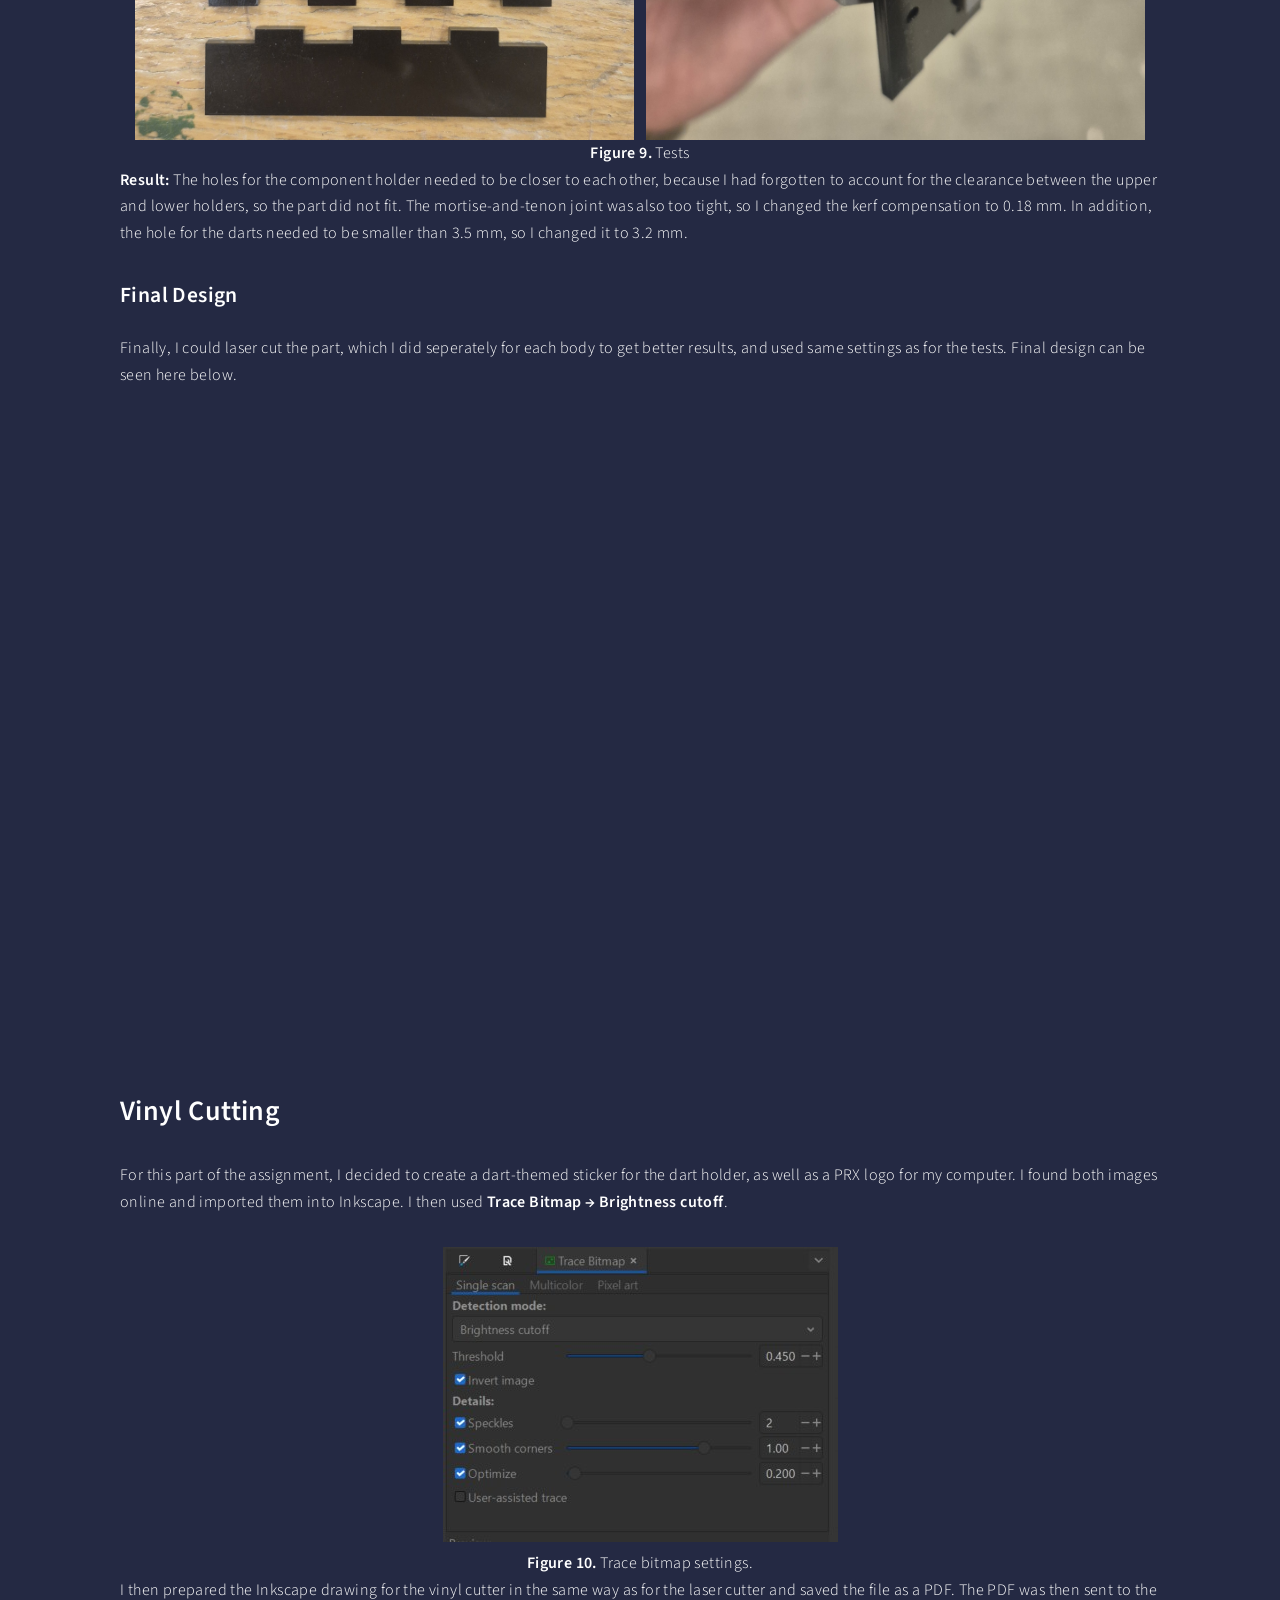
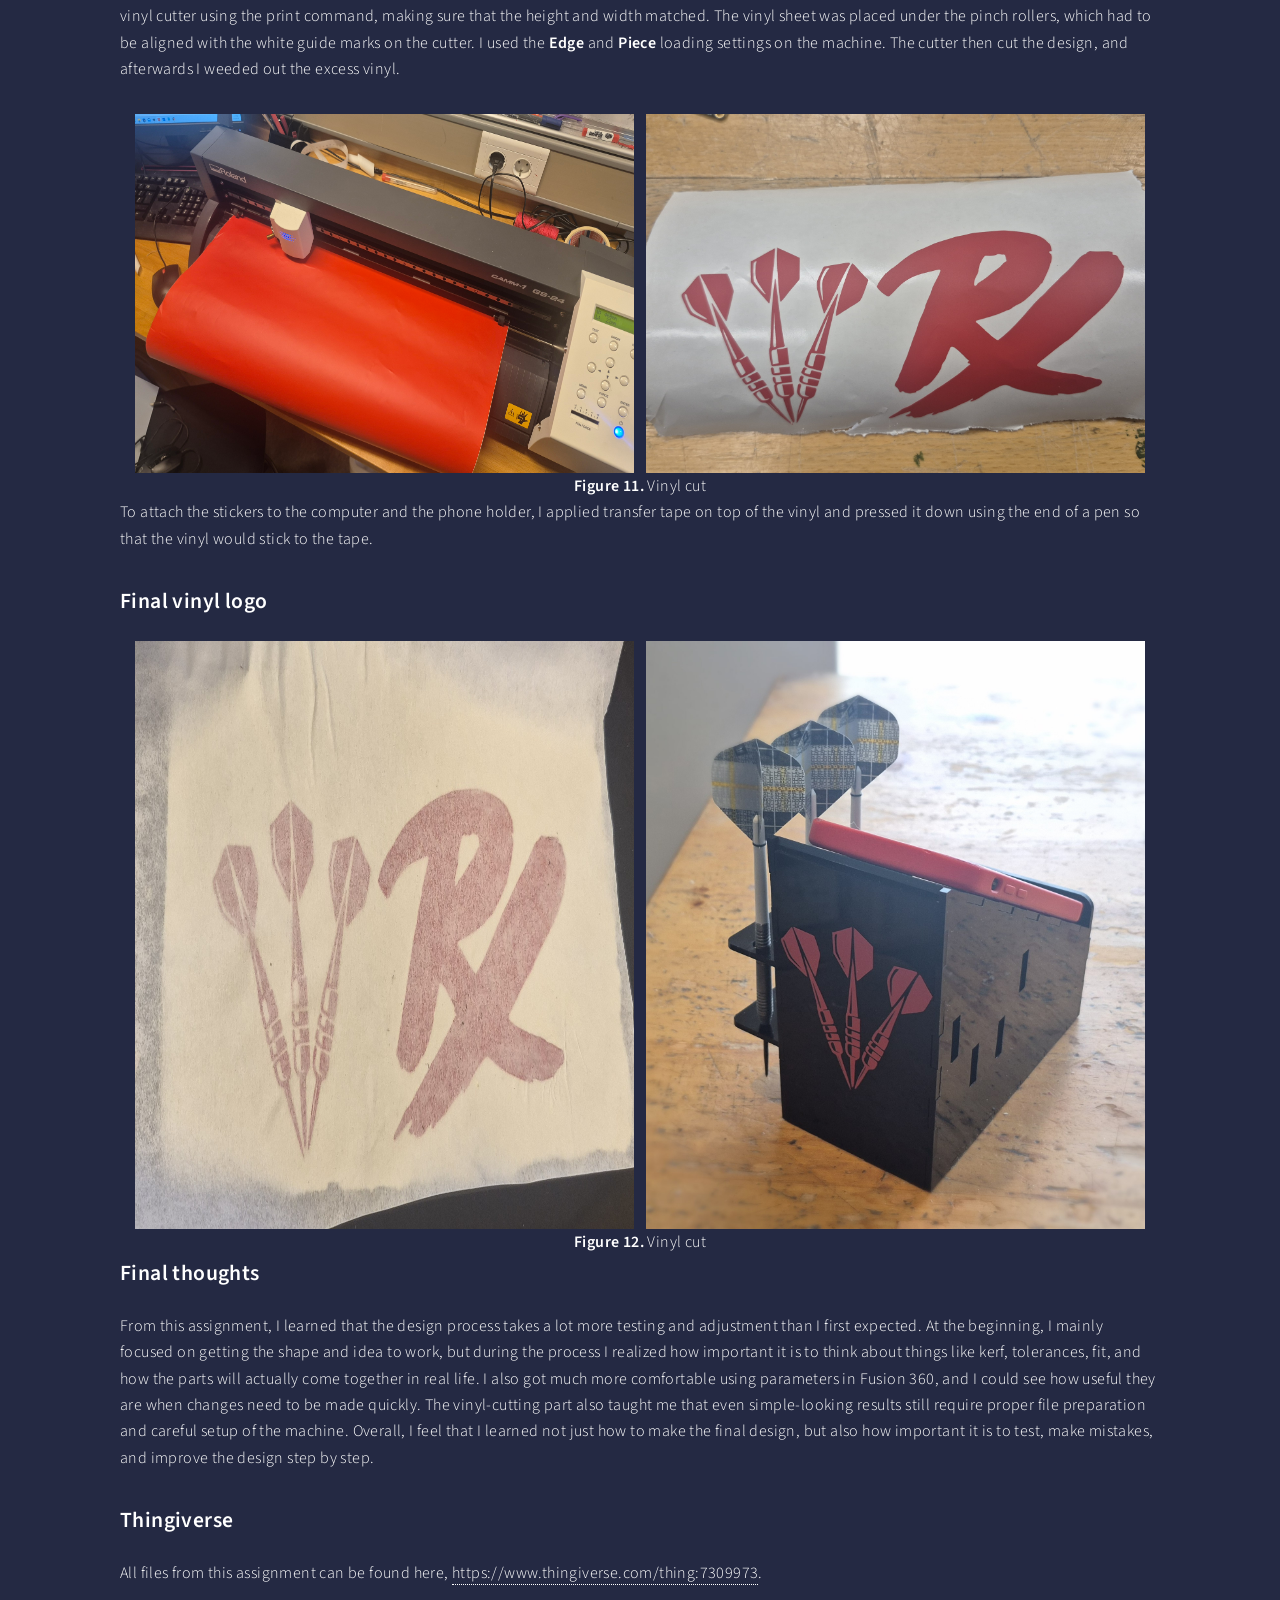
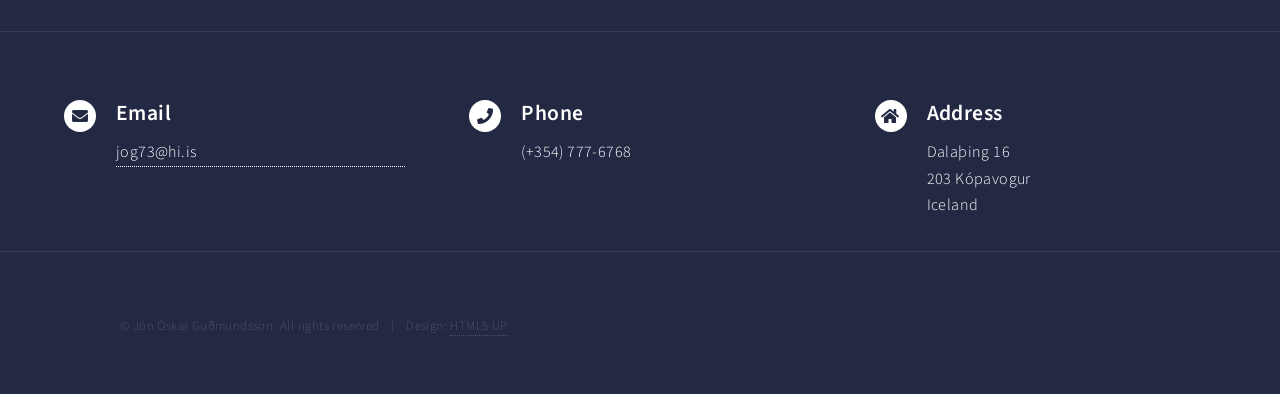
<file: assignment2.html>
<!DOCTYPE HTML>
<!--
	Forty by HTML5 UP
	html5up.net | @ajlkn
	Free for personal and commercial use under the CCA 3.0 license (html5up.net/license)
-->
<html>
	<head>
		<title>Generic - Forty by HTML5 UP</title>
		<meta charset="utf-8" />
		<meta name="viewport" content="width=device-width, initial-scale=1, user-scalable=no" />
		<link rel="stylesheet" href="assets/css/main.css" />
		<noscript><link rel="stylesheet" href="assets/css/noscript.css" /></noscript>
	</head>
	<body class="is-preload">

		<!-- Wrapper -->
			<div id="wrapper">

				<!-- Header -->
					<header id="header">
						<a href="index.html" class="logo"><strong>Forty</strong> <span>by HTML5 UP</span></a>
						<nav>
							<a href="#menu">Menu</a>
						</nav>
					</header>

				<!-- Menu -->
					<nav id="menu">
						<ul class="links">
							<li><a href="index.html">Home</a></li>
							<li><a href="aboutme.html">About Me</a></li>
							<li><a href="resume.html">My Resume</a></li>
							<li><a href="assignment1.html">Assignment 1</a></li>
							<li><a href="assignment2.html">Assignment 2</a></li>
							<li><a href="assignment3.html">Assignment 3</a></li>
							<li><a href="finalassignment_TF.html">Final Assignment </a></li>
							<li><a href="winerobot.html">Wine Robot </a></li>
							<li><a href="finalassignment_TV.html">Final Assignment: Mechatronics </a></li>
						</ul>
					</nav>


				<!-- Main -->
					<div id="main" class="alt">

						<!-- One -->
							<section id="one">
								<div class="inner">
									<header class="major">
										<h1>Assignment 2 - Parametric Design and Vinyl Cut</h1>
									</header>
									<p>In this assignment, I was required to design a parametric press-fit model to be laser cut. The model had to be adjustable to different dimensions such as material thickness, height, and width. The design also had to include at least three press-fit connection points and be created in a CAD program. Part of the prototyping process involved determining the kerf of the laser cutter using an appropriate method. Another part of the assignment was using a vinyl cutter to cut something of my choice. Finally, I was required to explain the process and describe what I learned from it.</p>
									<h2>Parametric Design</h2>
									<figure id="fig2_assg0" style="text-align: center;">
									  <img src="images/verkefni2/Adalmynd.jpg" alt="Second design" style="max-width: 90%; height: auto;">
									  <figcaption><b>Figure 1.</b> Main Design.</figcaption>
									</figure>
									<p>For this part of the assignment I wanted to make something that could be of use in my home. I decided to make an assembly that could be used to hold darts and the components needed for darts. It would also have a place to lay your phone, since players always keeps score for games in a dart app. I wanted the assembly to feel compact and strong, and not have any visible holes or gaps that might look off. </p>
									<p>I started by watching most of the videos provided by the teacher to get a better understanding of how Fusion 360 works, especially how parameters are used. I then began sketching the parts on paper and roughly estimated the height, length, and width of the assembly.</p>
									<h3>Phone Holder</h3>
									<p>The first part I designed was the diagonal support for the phone holder. I created general parameters, and to make the number of fingers on one side adjustable, I used the method shown in the video <em>Fusion360: Automatically sized finger-joints</em>, <a href="https://www.youtube.com/watch?v=9U2JPfkQpsE">https://www.youtube.com/watch?v=9U2JPfkQpsE</a>. Below, you can see the initial parameters I used, along with some of the equations that allowed the number of fingers to be changed.</p>
									<figure id="fig1_assg2" style="text-align: center;">
									  <img src="images/verkefni2/assign2_2nd_design.jpg" alt="Second design" style="max-width: 90%; height: auto;">
									  <figcaption><b>Figure 2.</b> Parameters.</figcaption>
									</figure>
									<p>The first version turned out fairly well, but I had not accounted for the need for a small platform to prevent the phone from sliding off the assembly. Also, the general dimensions should not have needed to include the length of the fingers, so that length had to be added separately to the triangle.</p>
									<figure id="fig2_assg2" style="text-align: center;">
									  <img src="images/verkefni2/assign2_2nd_design2.jpg" alt="Second design" style="max-width: 90%; height: auto;">
									  <figcaption><b>Figure 3.</b> Right triangle wall sketch.</figcaption>
									</figure>
									<p>I then remade the part, and the process went much better. I used the same method for all of the finger joints, and the phone-holder part of the assembly was completed, as shown here. The only issue that took some time to solve was that the diagonal support for the phone overlapped with the area where the back of the phone holder was supposed to be. To prevent a gap from appearing, I needed to find the maximum length of the overlapping section and subtract that from the original height of the back piece.</p>
									<div class="row aln-center">
										<iframe
											src="https://a360.co/4cpWDyq"
											style="width: 874px; height: 668px; border: 0;"
											allowfullscreen
											webkitallowfullscreen
											mozallowfullscreen>
										</iframe>
									</div>
									<h3>Dart Holder</h3>
									<figure id="fig1_assg10" style="text-align: center;">
									  <img src="images/verkefni2/dartholder_example.jpg" alt="Second design" style="max-width: 100%; height: 100%;">
									  <figcaption><b>Figure 4.</b> Inspiration for Dart holder.</figcaption>
									</figure>
									<p>For the dart holder, I started by looking at other dart-holder designs and decided to make mine similar to the one shown here, although mine would be connected to the phone holder. It would be attached using a mortise-and-tenon joint. The process was fairly simple. The main requirements were that the point of the dart should not touch the ground, the flights should sit above the phone holder, and the distance between the first and second support points should be relatively large for stability.</p>
									<h3>Component Holder</h3>
									<p>I decided to make the component holder as a 3D-printed part, but the process I went through to create it can be seen in <a href="assignment3.html" class="link">Assignment 3</a>. However, I still needed to prepare the holes where the component holder would be placed. I used the dimensions from Assignment 3 and then added some clearance. To start with, I used 1 mm of clearance for both the length and the height.</p>
									<figure id="fig3_assg2" style="text-align: center;">
									  <img src="images/verkefni2/assign2_2nd_design3.jpg" alt="Second design" style="max-width: 90%; height: auto;">
									  <figcaption><b>Figure 5.</b> Component Holder.</figcaption>
									</figure>
									<h3>Determining Kerf of Laser</h3>
									<p>Next, I needed to determine the kerf of the laser. I reviewed previous projects and found that most of them had calculated the kerf of the laser cutter in the same way and achieved good results, so I decided to use that method as well.</p>
									<p>I drew 20 rectangles in Autodesk Fusion with a width of 1 mm and a height of 3.4 mm. The height was made greater than the width because we wanted a greater distance between the corners of the rectangle, since material removal caused by the laser cutter can be greater at the corners than along a straight line.</p>
									<p>Next, the file was saved as a DXF and opened in Inkscape, where the drawing could be adjusted slightly. Extra lines that should not have been there were deleted. Then <strong>Object &rarr; Fill and Stroke &rarr; Stroke style</strong> was opened, and the line thickness was set to <strong>0.02 mm</strong>. In addition, <strong>Fill</strong> was set to <strong>no color</strong> and <strong>Stroke paint</strong> was set to <strong>flat color</strong>. Finally, the file was saved as an <strong>SVG</strong>, making it ready for the laser cutter.</p>
									<p>The cut piece was unfortunately larger than what the caliper could measure at once, so I calculated the kerf in a different way. I measured 15 rectangles, which was the most I could measure with the caliper, and used the following calculation: the total length of 15 rectangles was 146.7 mm. Between the 15 rectangles there are 14 internal cuts, and at the two ends there are two half-kerf cuts, giving a total of 15 kerf widths. Therefore, <strong>(150 - 146.7) / 15 = kerf</strong>, which gives a kerf of <strong>0.22 mm</strong>.</p>
									<p>After reading more about kerf, I found that the offset from the ideal dimensions does not depend only on kerf, but also on the laser-cutter settings, variation in the material, material thickness, lens cleanliness, air assist, and more. Because of that, I decided to keep the conditions as consistent as possible by using the same settings and the same material for testing as for the final prototype. I then made a slot test with different tab sizes, using kerf values from 0.17 mm to 0.25 mm in steps of 0.01 mm.</p>
									<figure id="fig3_assg88" style="text-align: center;">
									  <img src="images/verkefni2/prof_2.jpg" alt="Second design" style="max-width: 80%; height: auto;">
									  <figcaption><b>Figure 6.</b> Finger joint test.</figcaption>
									</figure>
									<p>After that I found that 0.19 mm resulted in the best pressfit for my liking.</p>
									<h3>Kerf Compensation</h3>
									<p>To compensate for the kerf, I followed the method shown in this video, <a href="https://www.youtube.com/watch?v=dKBxSx3Tv1k">https://www.youtube.com/watch?v=dKBxSx3Tv1k</a>. It uses a built-in feature in Fusion that supports laser cutting. The video explains the full process very well, but I will go through the main steps here. In the <strong>Manufacture</strong> section, I created separate setups for each side that needed to be cut. This means that the parts do not all need to be laid flat in the same way; instead, each setup defines the direction in which the part will be cut. In my case, the cutting direction was <strong>-Z</strong>. The process was: <strong>Create New Setup &rarr; set Operation Type to Cutting &rarr; set Orientation to Z axis/plane and X axis &rarr; click a face of the part you want to cut &rarr; click OK</strong>.</p>
									<p>After that, I selected <strong>2D Profile Cutting</strong> &rarr; set the tool as the laser cutter being used &rarr; go to <strong>Geometry</strong> and select the <strong>contour</strong> to cut, making sure <strong>All Loops</strong> is enabled so that holes in the part are also cut &rarr; go to <strong>Passes</strong> and set <strong>Compensation Type</strong> to <strong>In computer</strong> &rarr; finally, go to <strong>Linking</strong> and disable <strong>Lead-in</strong> and <strong>Lead-out</strong>. To make sure it worked, I hovered over the 2D profile, where I could see how the cutting path would actually be generated, with the holes being cut half a kerf closer than drawn and the outer edges being cut half a kerf farther out than drawn, as shown below.</p>
									<figure id="fig3_assg4" style="text-align: center;">
									  <img src="images/verkefni2/assign2_2nd_design4.jpg" alt="Second design" style="max-width: 90%; height: auto;">
									  <figcaption><b>Figure 7.</b> Kerf Compensation.</figcaption>
									</figure>
									<p>I then repeated this for all the bodies. Finally I right-clicked <strong>Setups</strong> and pressed <strong>Post-process</strong>. I use Post as AutoCAD DXF and check the respective boxes as seen below.</p>
									<figure id="fig3_assg5" style="text-align: center;">
									  <img src="images/verkefni2/assign2_2nd_design5.jpg" alt="Second design" style="max-width: 80%; height: auto;">
									  <figcaption><b>Figure 8.</b> Post Process</figcaption>
									</figure>
									<p>Lastly the the DXF was prepared in Inkscape the same way as for the kerf test. </p>
									<h3>Testing</h3>
									<p>I did some tests to be sure that everything would fit in place well and correctly. The tests were all done with the account for kerf. The places that needed checking were;</p>
									<ul>
									  <li>The general press fits: I had little to no idea on how many finger joints was best for each side. I asked ChatGPT what the ideal width of fingers was for 3mm acrylic material and they said to have it around 12mm-18mm because acrylic is quite brittle and we don’t want to accidentally snap the fingers when press fitting. For the testing I used around 14.2 mm width for the finger joints. I tested both 0.19 mm kerf and 0.20 mm kerf.</li>
									  <li>The mortise tenon fit for the dart holders into the wall: I used the same width and number for the fit of the dart holders into the wall.</li>
									  <li>The hole for the point of the dart being correct: I calculated that the hole for the point of the dart to be 4 mm diameter, so I did three holes with 3.5mm, 4mm and 4.5 mm diameter respectively.</li>
									  <li>The component holder fitting into the wall correctly: I simply used the dimensions and lengths that I were in my prototype.</li>
									</ul>
									<p>I prepared the dxf file in Inkscape by increasing the <strong>line thickness to 1.12 mm</strong> &rarr; <strong>Ctrl + Shift + R </strong> to resize the page to the body &rarr; <strong>lower the line thickness back to 0.02mm</strong>. This makes it so that the when you press <strong>Ctrl+P</strong> and put the body into the app for the laser cutter, you have a selection that is slightly larger then your body and so the laser cutter is not accidentally cutting the edge of the acrylic plate. In the app for the epilog laser I picked 3 mm acrylic which has <strong>speed 22%, power 100%, frequency 100%</strong>. I put <strong>Auto focus to thickness with 3.175 mm thickness.</strong></p>
									<figure id="fig-design-comparison_56" style="text-align: center;">
									  <div style="display: flex; gap: 12px; justify-content: center;">
										<img src="images/verkefni2/test_!.jpg" style="width: 48%; height: auto;" alt="Second design version 1">
										<img src="images/verkefni2/test_!!.jpg" style="width: 48%; height: auto;" alt="Second design version 2">
									  </div>
									  <figcaption><b>Figure 9.</b> Tests</figcaption>
									</figure>
									<p><strong>Result:</strong> The holes for the component holder needed to be closer to each other, because I had forgotten to account for the clearance between the upper and lower holders, so the part did not fit. The mortise-and-tenon joint was also too tight, so I changed the kerf compensation to 0.18 mm. In addition, the hole for the darts needed to be smaller than 3.5 mm, so I changed it to 3.2 mm.</p>
									<h3>Final Design</h3>
									<p>Finally, I could laser cut the part, which I did seperately for each body to get better results, and used same settings as for the tests.  Final design can be seen here below. </p>
									<div class="row aln-center">
										<iframe
											src="https://a360.co/47lcb2T"
											style="width: 874px; height: 668px; border: 0;"
											allowfullscreen
											webkitallowfullscreen
											mozallowfullscreen>
										</iframe>
									</div>
									<h2>Vinyl Cutting</h2>
									<p>For this part of the assignment, I decided to create a dart-themed sticker for the dart holder, as well as a PRX logo for my computer. I found both images online and imported them into Inkscape. I then used <strong>Trace Bitmap &rarr; Brightness cutoff</strong>.</p>
									<figure id="fig3_assg99" style="text-align: center;">
									  <img src="images/verkefni2/trace_bitmap.jpg" alt="Second design" style="max-width: 90%; height: auto;">
									  <figcaption><b>Figure 10.</b> Trace bitmap settings.</figcaption>
									</figure>
									<p>I then prepared the Inkscape drawing for the vinyl cutter in the same way as for the laser cutter and saved the file as a PDF. The PDF was then sent to the vinyl cutter using the print command, making sure that the height and width matched. The vinyl sheet was placed under the pinch rollers, which had to be aligned with the white guide marks on the cutter. I used the <strong>Edge</strong> and <strong>Piece</strong> loading settings on the machine. The cutter then cut the design, and afterwards I weeded out the excess vinyl.</p>									<figure id="fig-design-comparison_57" style="text-align: center;">
									  <div style="display: flex; gap: 12px; justify-content: center;">
										<img src="images/verkefni2/vinylcut1.jpg" style="width: 48%; height: auto;" alt="Second design version 1">
										<img src="images/verkefni2/vinylcut2.jpg" style="width: 48%; height: auto;" alt="Second design version 2">
									  </div>
									  <figcaption><b>Figure 11.</b> Vinyl cut</figcaption>
									</figure>
									<p>To attach the stickers to the computer and the phone holder, I applied transfer tape on top of the vinyl and pressed it down using the end of a pen so that the vinyl would stick to the tape.</p>
									<h3>Final vinyl logo</h3>
									<figure id="fig-design-comparison_67" style="text-align: center;">
									  <div style="display: flex; gap: 12px; justify-content: center;">
										<img src="images/verkefni2/vinylcut3.jpg" style="width: 48%; height: auto;" alt="Second design version 1">
										<img src="images/verkefni2/vinylcut4.jpg" style="width: 48%; height: auto;" alt="Second design version 2">
									  </div>
									  <figcaption><b>Figure 12.</b> Vinyl cut</figcaption>
									</figure>
									<h3>Final thoughts</h3>
									<p>From this assignment, I learned that the design process takes a lot more testing and adjustment than I first expected. At the beginning, I mainly focused on getting the shape and idea to work, but during the process I realized how important it is to think about things like kerf, tolerances, fit, and how the parts will actually come together in real life. I also got much more comfortable using parameters in Fusion 360, and I could see how useful they are when changes need to be made quickly. The vinyl-cutting part also taught me that even simple-looking results still require proper file preparation and careful setup of the machine. Overall, I feel that I learned not just how to make the final design, but also how important it is to test, make mistakes, and improve the design step by step.</p>
									<h3>Thingiverse</h3>
									<p>All files from this assignment can be found here, <a href="https://www.thingiverse.com/thing:7309973">https://www.thingiverse.com/thing:7309973</a>.</p>
								</div>
							</section>

					</div>

				<!-- Contact -->
					<section id="contact">
							<section class="split">
								<section>
									<div class="contact-method">
										<span class="icon solid alt fa-envelope"></span>
										<h3>Email</h3>
										<a href="#">jog73@hi.is</a>
									</div>
								</section>
								<section>
									<div class="contact-method">
										<span class="icon solid alt fa-phone"></span>
										<h3>Phone</h3>
										<span>(+354) 777-6768</span>
									</div>
								</section>
								<section>
									<div class="contact-method">
										<span class="icon solid alt fa-home"></span>
										<h3>Address</h3>
										<span>Dalaþing 16<br />
										203 Kópavogur<br />
										Iceland</span>
									</div>
								</section>
							</section>
					</section>

				<!-- Footer -->
					<footer id="footer">
						<div class="inner">
							<ul class="copyright">
								<li>© Jón Óskar Guðmundsson. All rights reserved</li><li>Design: <a href="https://html5up.net">HTML5 UP</a></li>
							</ul>
						</div>
					</footer>

			</div>

		<!-- Scripts -->
			<script src="assets/js/jquery.min.js"></script>
			<script src="assets/js/jquery.scrolly.min.js"></script>
			<script src="assets/js/jquery.scrollex.min.js"></script>
			<script src="assets/js/browser.min.js"></script>
			<script src="assets/js/breakpoints.min.js"></script>
			<script src="assets/js/util.js"></script>
			<script src="assets/js/main.js"></script>

	</body>
</html>
</file>
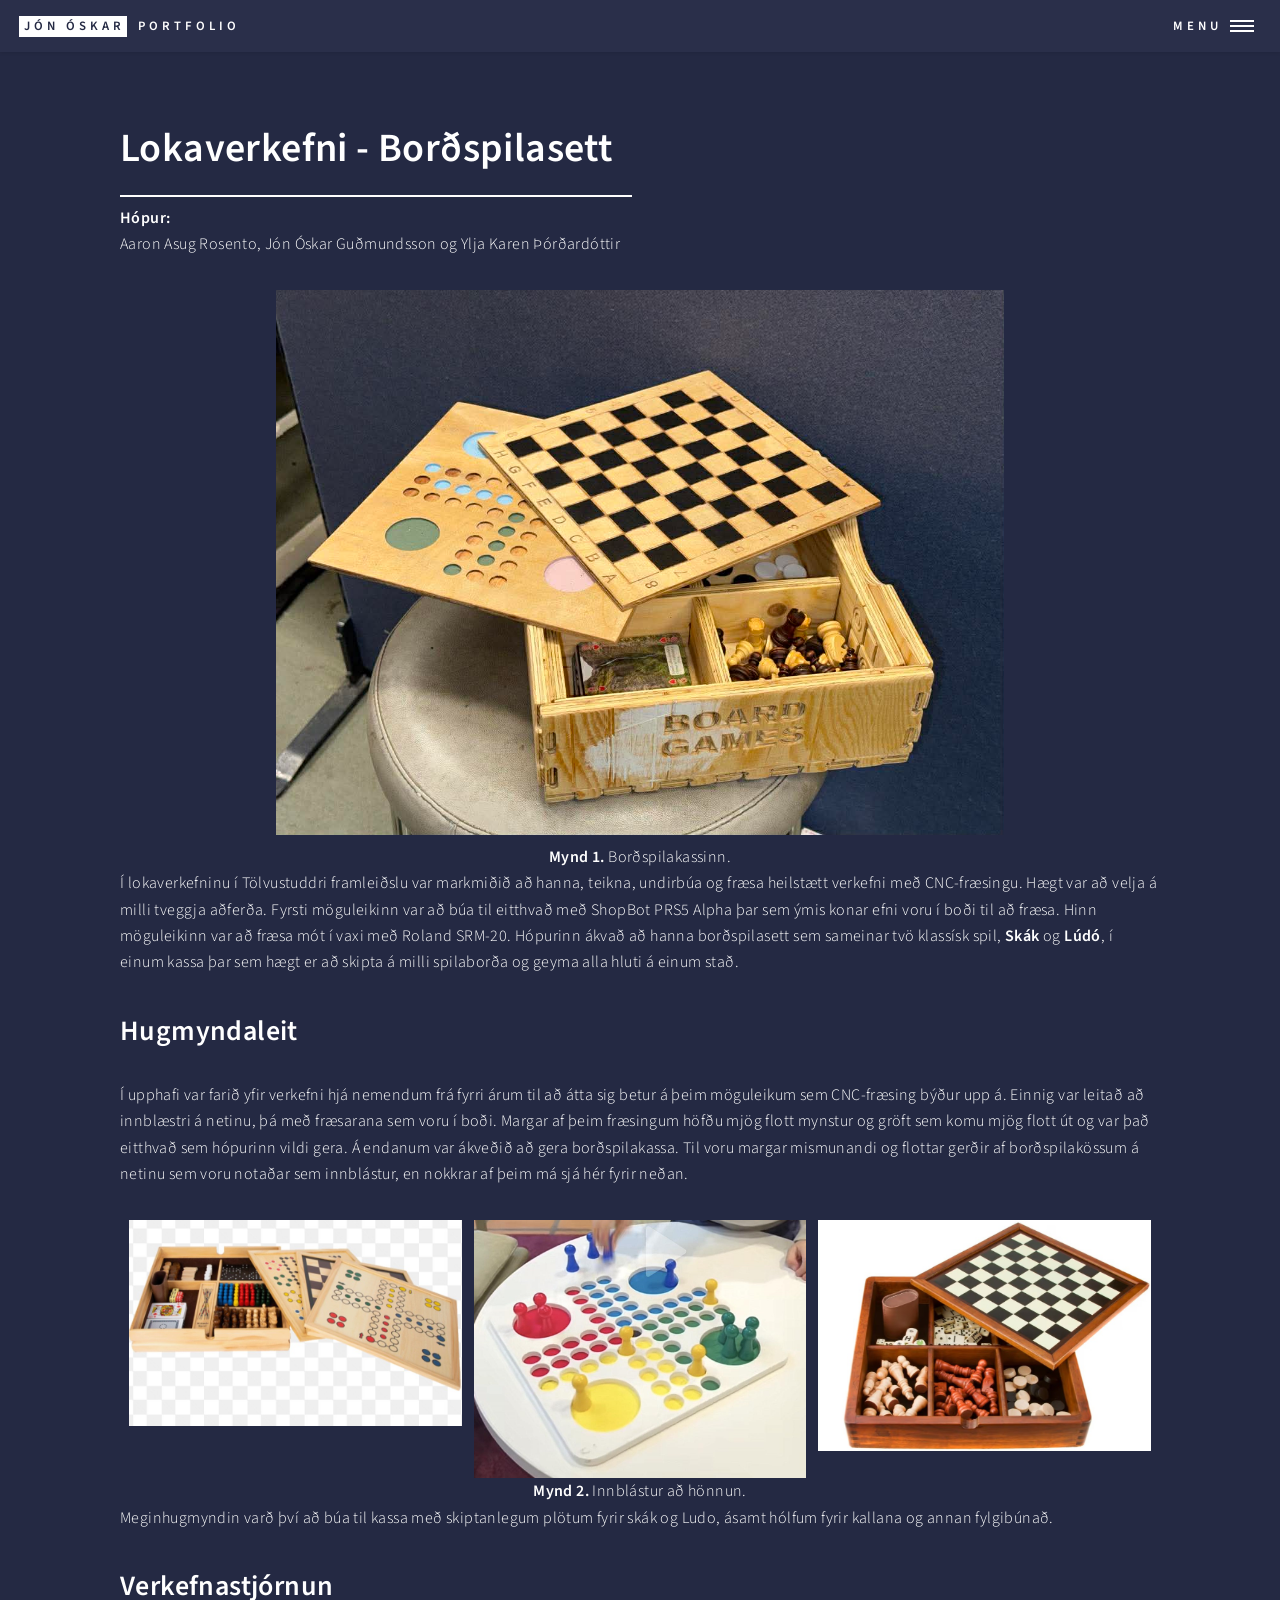
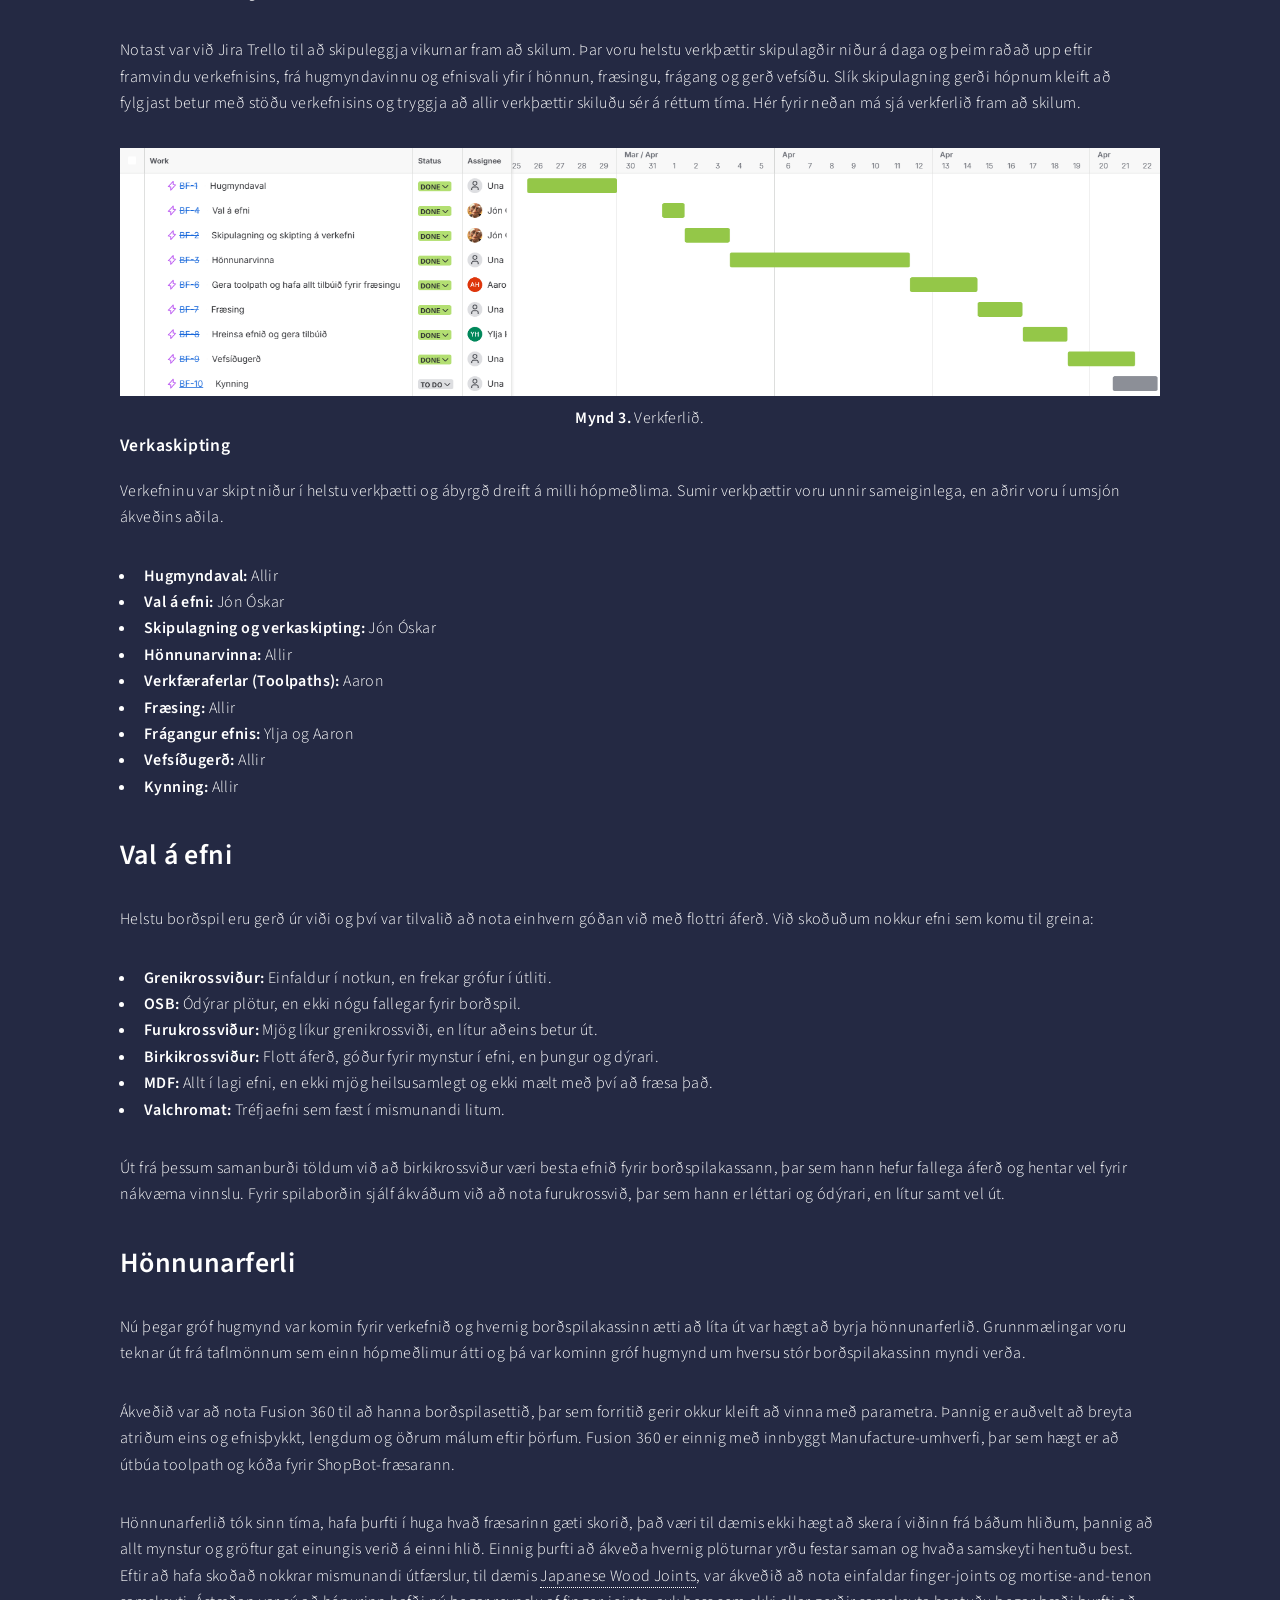
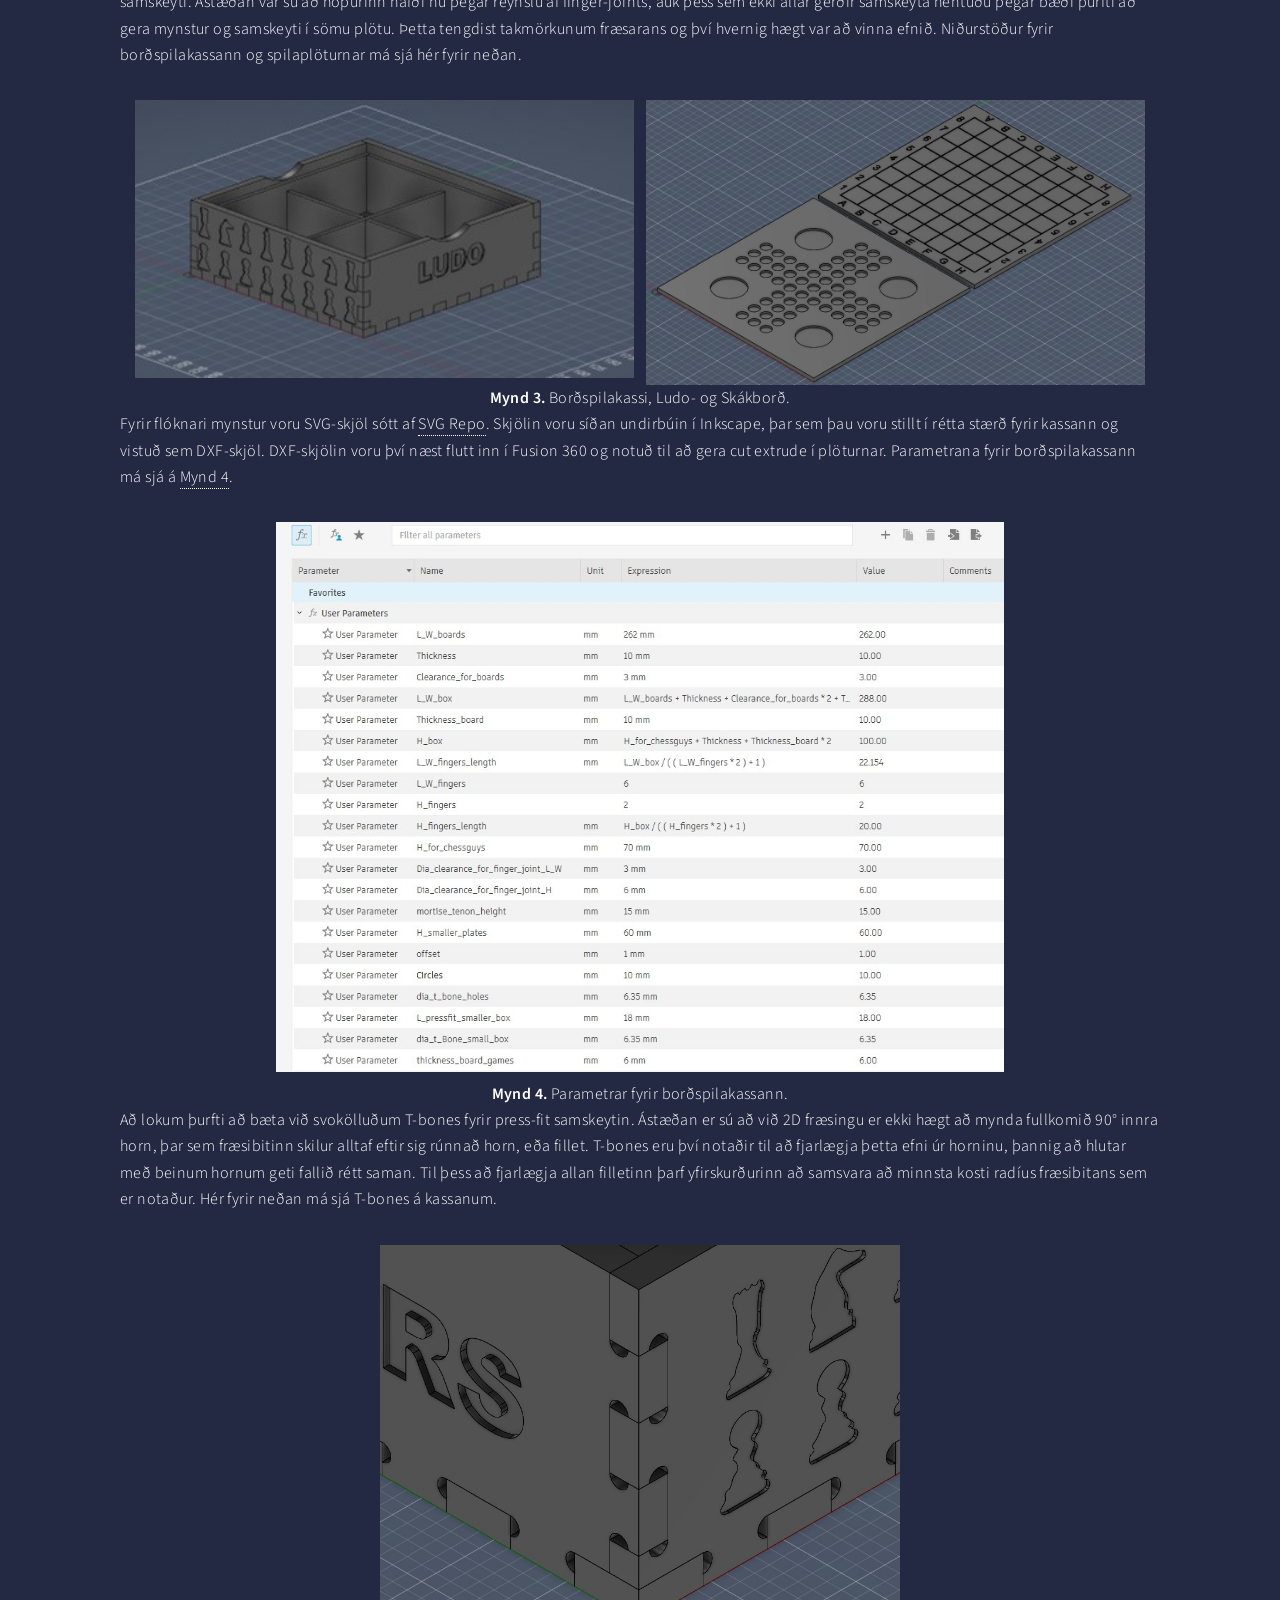
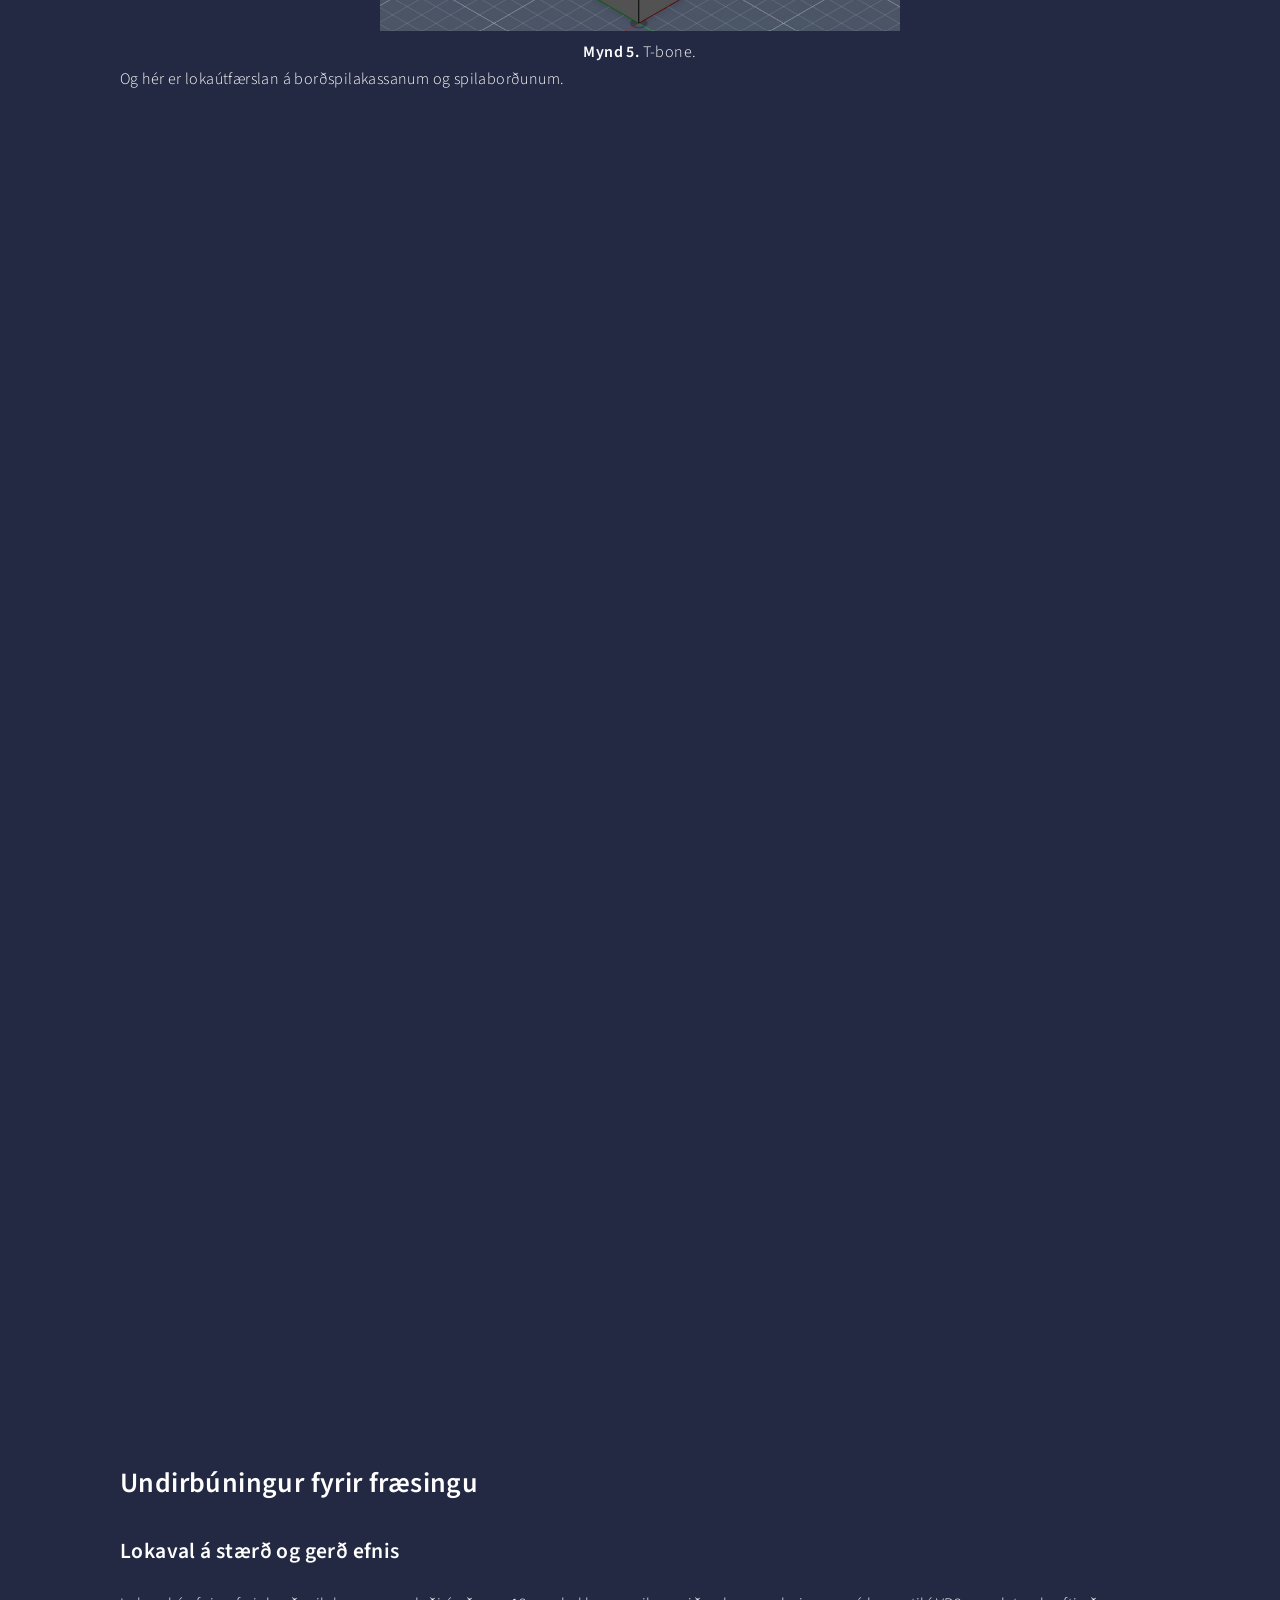
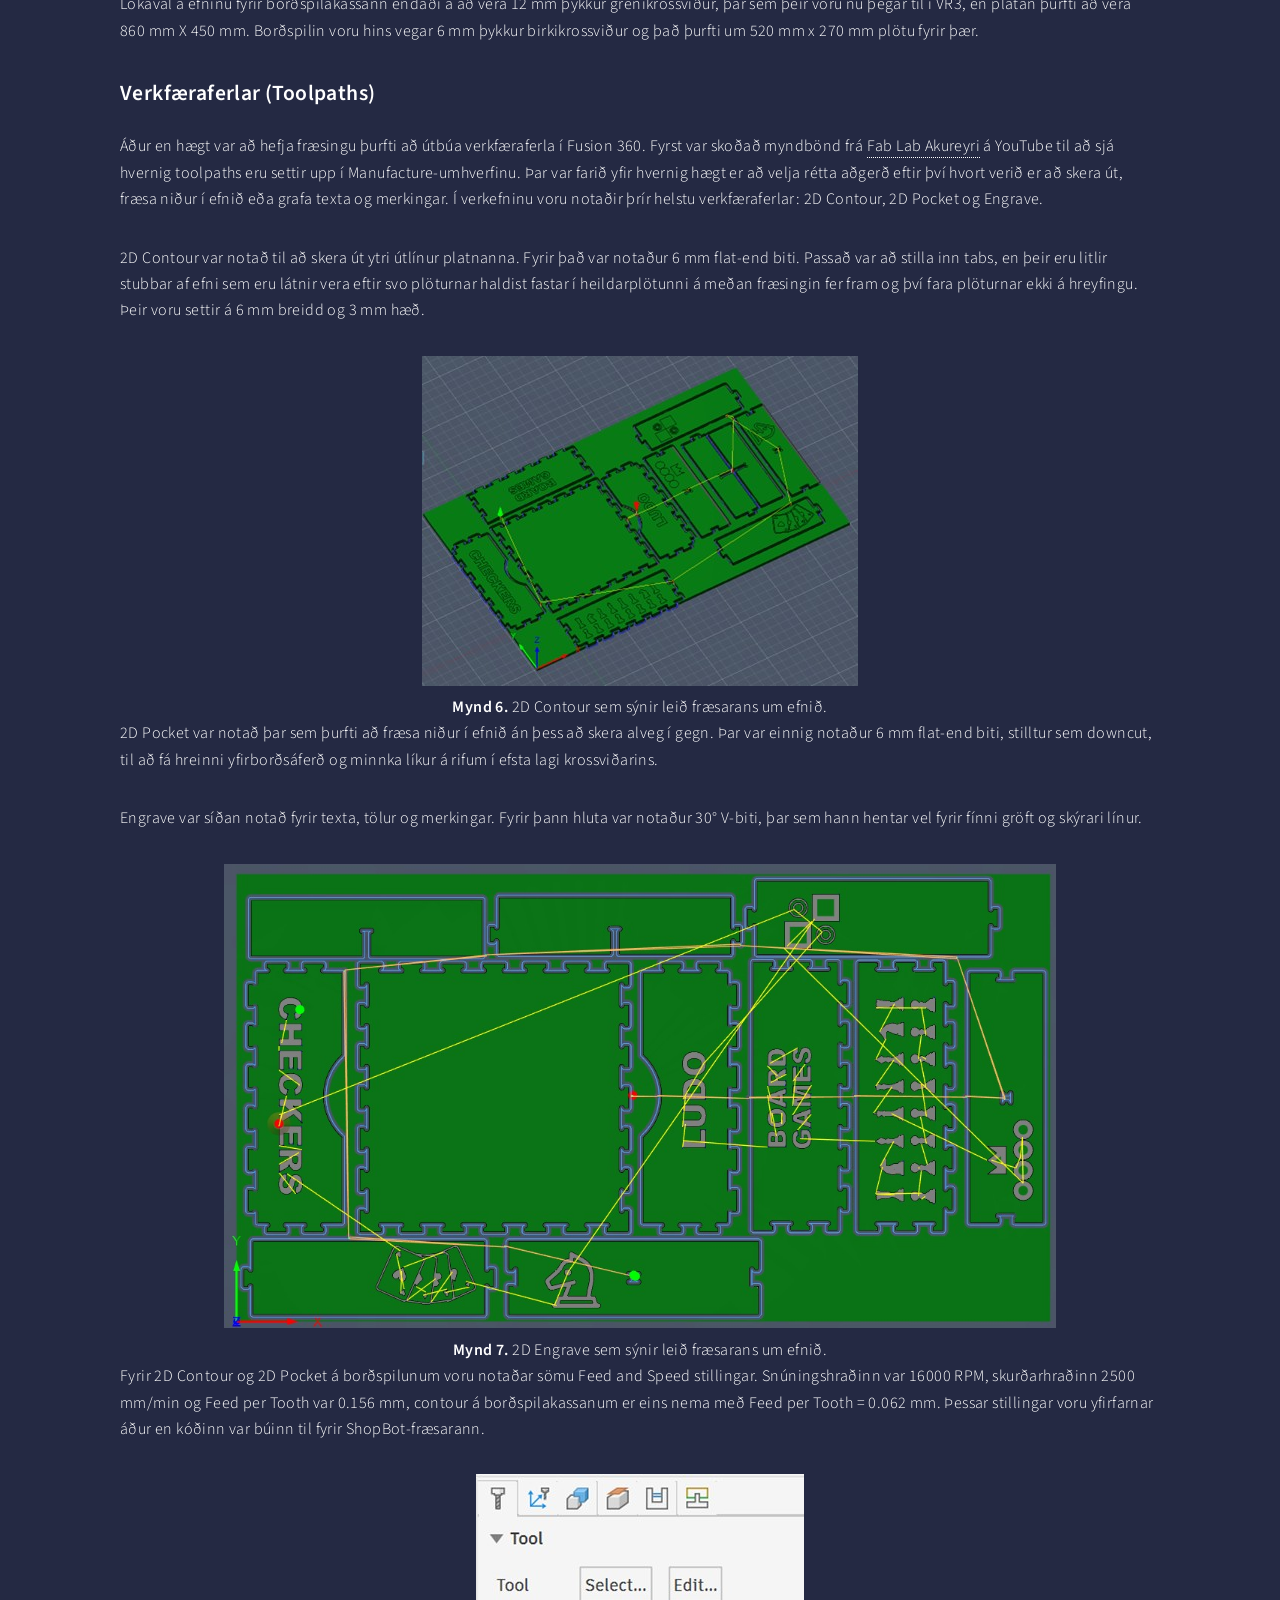
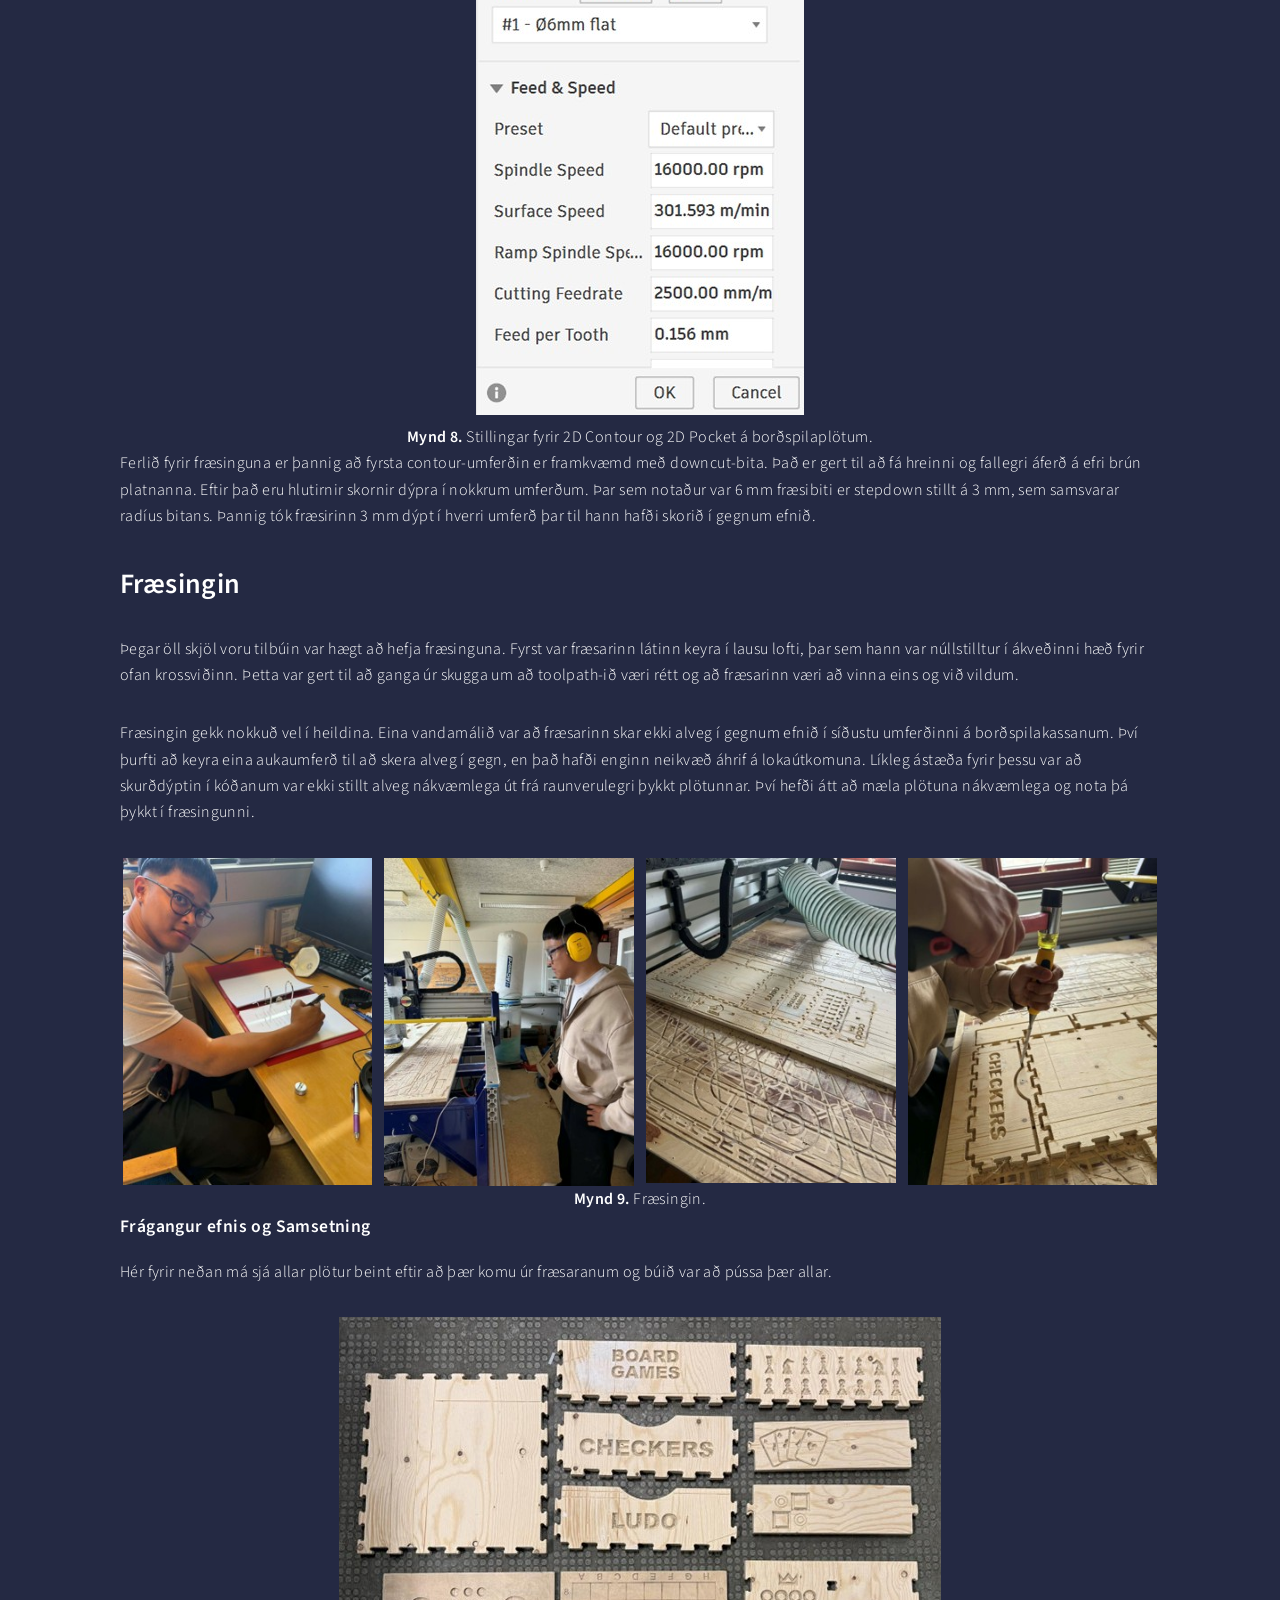
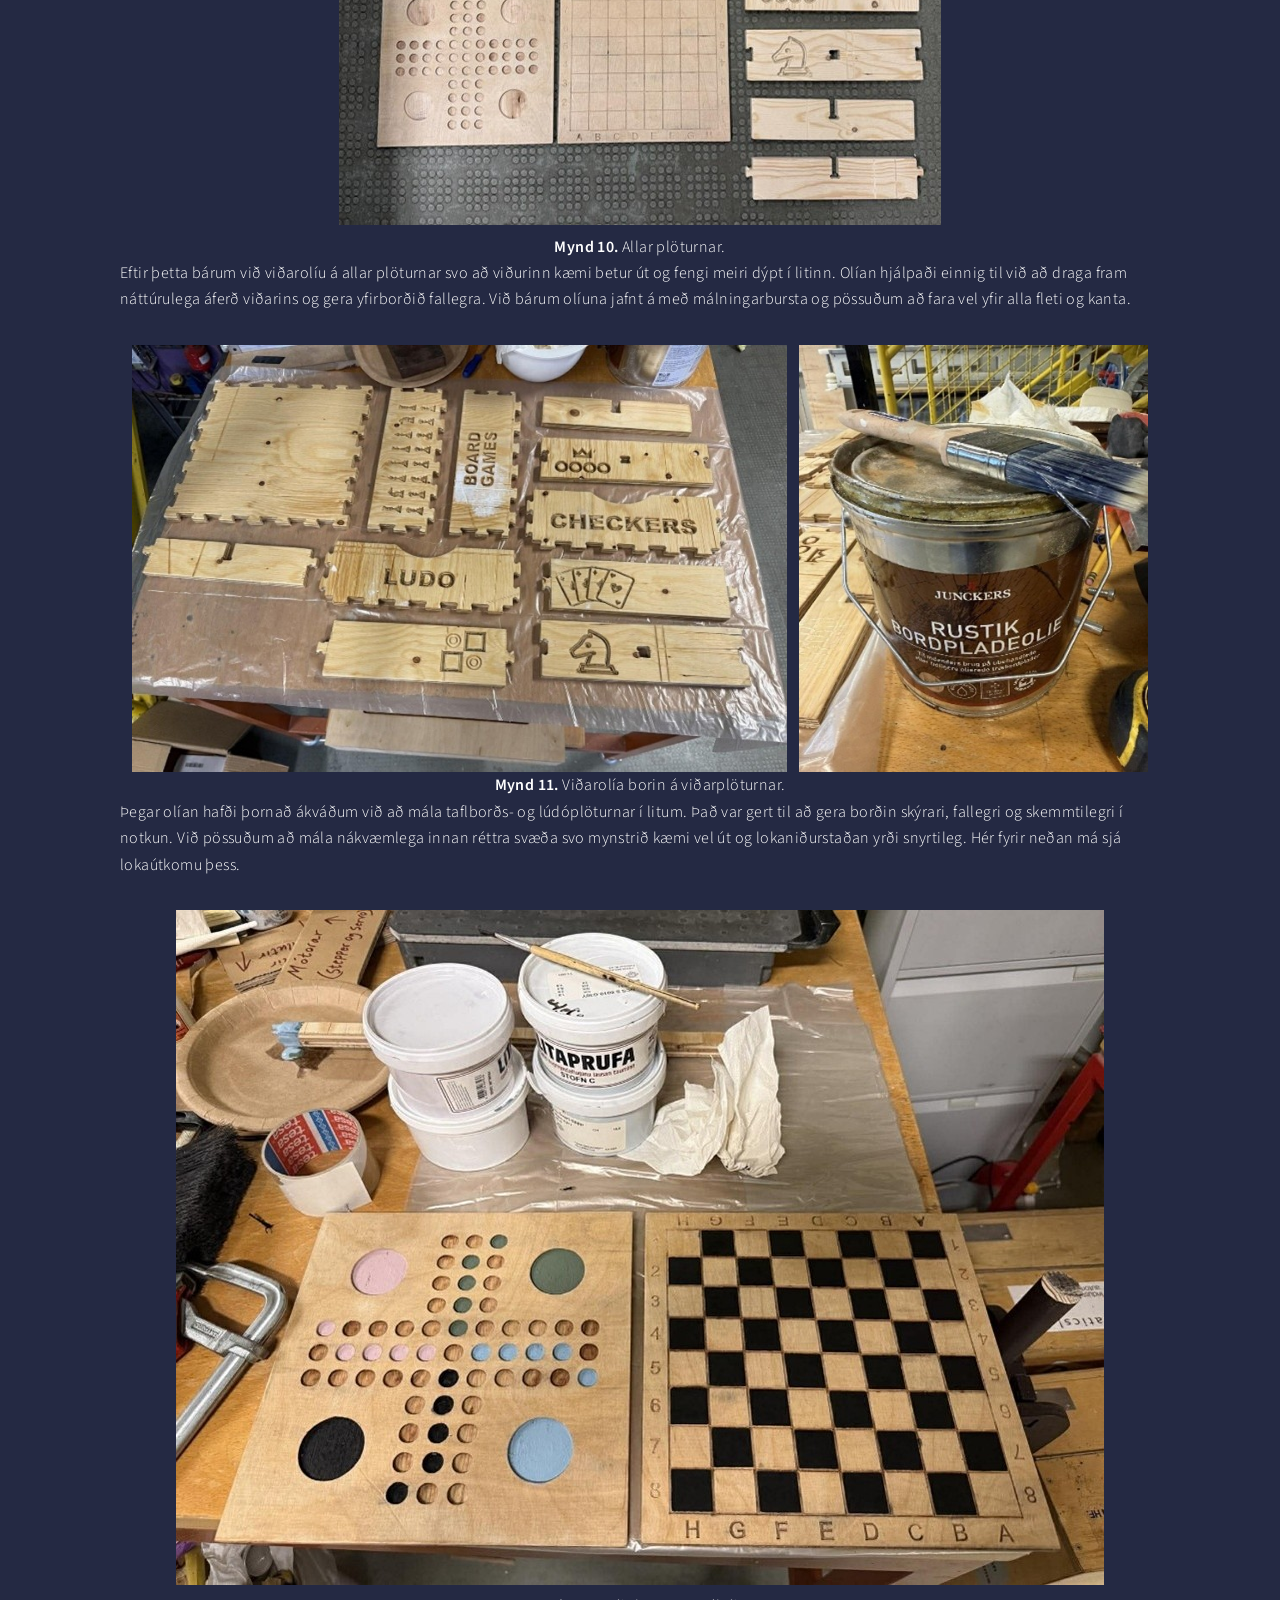
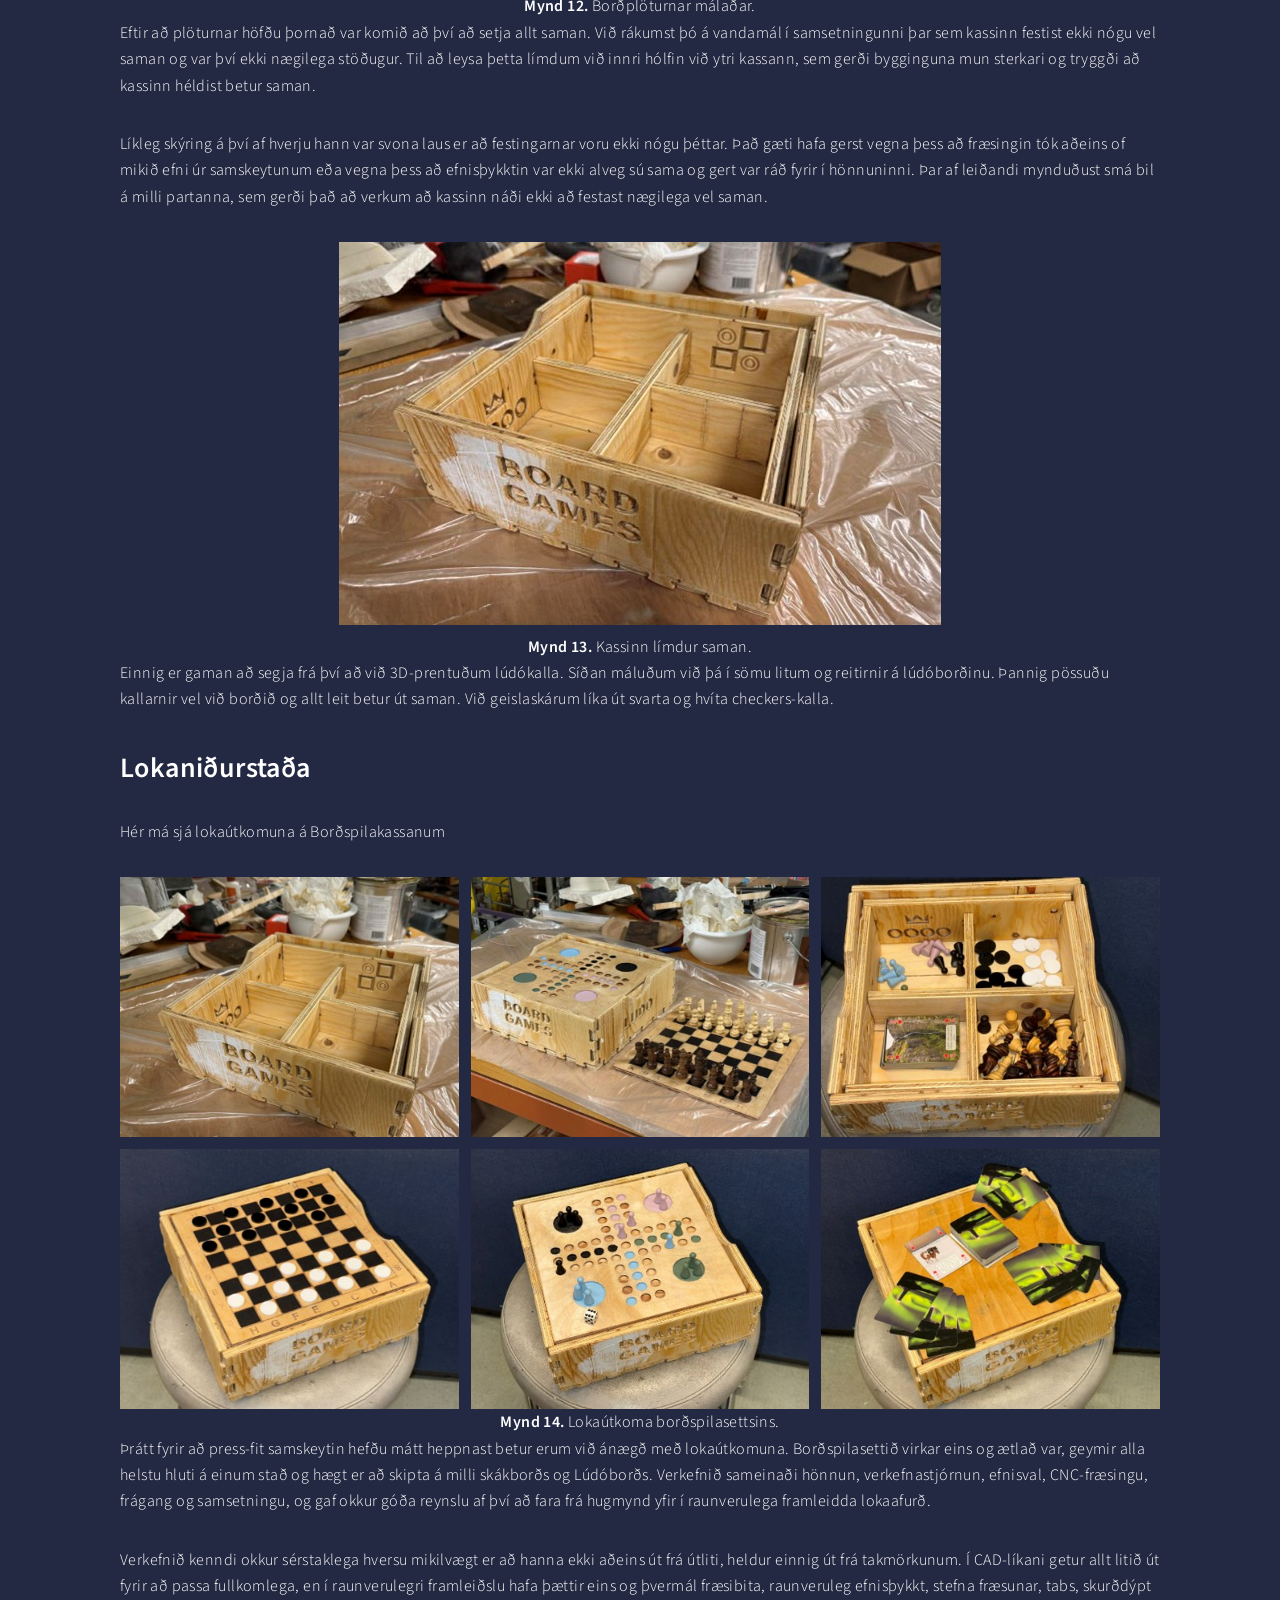
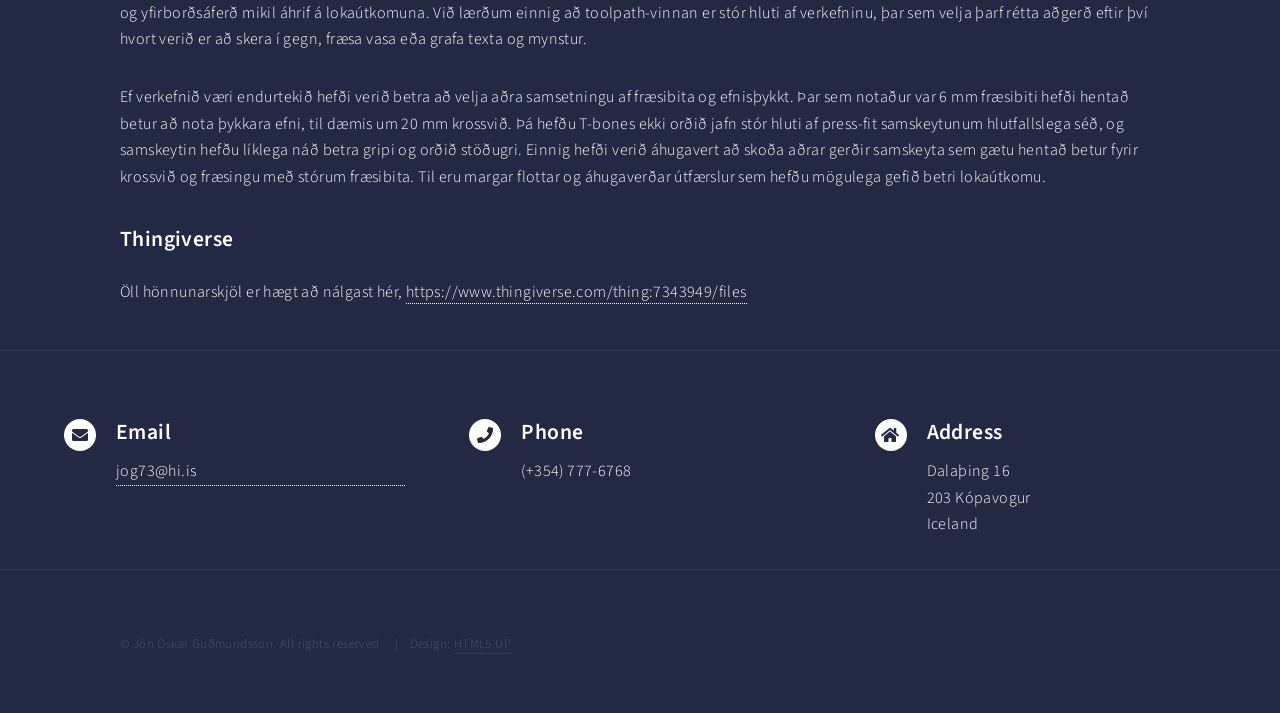
<file: finalassignment_TF.html>
<!DOCTYPE HTML>
<!--
	Forty by HTML5 UP
	html5up.net | @ajlkn
	Free for personal and commercial use under the CCA 3.0 license (html5up.net/license)
-->
<html>
	<head>
		<title>Lokaaverkefni - Borðspilasett</title>
		<meta charset="utf-8" />
		<meta name="viewport" content="width=device-width, initial-scale=1, user-scalable=no" />
		<link rel="stylesheet" href="assets/css/main.css" />
		<noscript><link rel="stylesheet" href="assets/css/noscript.css" /></noscript>
	</head>
	<body class="is-preload">

		<!-- Wrapper -->
			<div id="wrapper">

				<!-- Header -->
					<header id="header">
						<a href="index.html" class="logo"><strong>Jón Óskar</strong> <span>Portfolio</span></a>
						<nav>
							<a href="#menu">Menu</a>
						</nav>
					</header>

				<!-- Menu -->
					<nav id="menu">
						<ul class="links">
							<li><a href="index.html">Home</a></li>
							<li><a href="aboutme.html">About Me</a></li>
							<li><a href="resume.html">My Resume</a></li>
							<li><a href="assignment1.html">Assignment 1</a></li>
							<li><a href="assignment2.html">Assignment 2</a></li>
							<li><a href="assignment3.html">Assignment 3</a></li>
							<li><a href="finalassignment_TF.html">Final Assignment </a></li>
							<li><a href="winerobot.html">Wine Robot </a></li>
							<li><a href="finalassignment_TV.html">Final Assignment: Mechatronics </a></li>
						</ul>
					</nav>

				<!-- Main -->
					<div id="main" class="alt">

						<!-- One -->
							<section id="one">
								<div class="inner">
                                    <header class="major">
	                                   <h1>Lokaverkefni - Borðspilasett</h1>
                                    </header>

                                    <p style="margin-top: -1.5em;">
                                        <strong>Hópur:</strong><br />
                                        Aaron Asug Rosento, Jón Óskar Guðmundsson og Ylja Karen Þórðardóttir
                                    </p>

                                    <figure id="fig2_assg0" style="text-align: center;">
									  <img src="images/final_assignment/Main_boardgame.jpg"     alt="Second design" style="max-width: 70%; height: auto;">
									  <figcaption><b>Mynd 1.</b> Borðspilakassinn.</figcaption>
									</figure>

									<p>
										Í lokaverkefninu í Tölvustuddri framleiðslu var markmiðið að hanna,
										teikna, undirbúa og fræsa heilstætt verkefni með CNC-fræsingu. Hægt var að velja á milli tveggja aðferða. Fyrsti möguleikinn var að búa til eitthvað með ShopBot PRS5 Alpha þar sem ýmis konar efni voru í boði til að fræsa. Hinn möguleikinn var að fræsa mót í vaxi með Roland SRM-20.
										Hópurinn ákvað að hanna borðspilasett sem sameinar tvö klassísk spil,
										<strong>Skák</strong> og <strong>Lúdó</strong>, í einum kassa þar sem hægt er að
										skipta á milli spilaborða og geyma alla hluti á einum stað.
									</p>

									<h2>Hugmyndaleit</h2>
									<p>
										Í upphafi var farið yfir verkefni hjá nemendum frá fyrri árum til að átta sig betur á
										þeim möguleikum sem CNC-fræsing býður upp á. Einnig var leitað að
										innblæstri á netinu, þá með fræsarana sem voru í boði. Margar af þeim fræsingum höfðu mjög flott mynstur
										og gröft sem komu mjög flott út og var það eitthvað sem hópurinn vildi gera.  Á endanum var ákveðið að gera borðspilakassa. Til voru margar mismunandi og flottar gerðir af borðspilakössum á netinu sem voru notaðar sem innblástur, en nokkrar af þeim má sjá hér fyrir neðan.
									</p>

                                    <figure id="fig-design-comparison" style="text-align: center;">
                                    <div style="display: flex; gap: 12px; justify-content: center; align-items: flex-start; flex-wrap: wrap;">
                                        <img src="images/final_assignment/inspo_3.jpg" alt="Mynd 1" style="width: 32%; height: auto;" />
                                        <img src="images/final_assignment/inspo_1.jpg" alt="Mynd 2" style="width: 32%; height: auto;" />
                                        <img src="images/final_assignment/inspo_2.jpg" alt="Mynd 3" style="width: 32%; height: auto;" />
                                    </div>
                                    <figcaption><b>Mynd 2.</b> Innblástur að hönnun.</figcaption>
                                </figure>


									<p>
										Meginhugmyndin varð því að búa til kassa með skiptanlegum plötum fyrir
										skák og Ludo, ásamt hólfum fyrir kallana og annan fylgibúnað.
									</p>

									<h2>Verkefnastjórnun</h2>
									<p>
										Notast var við Jira Trello til að skipuleggja vikurnar fram að skilum.
										Þar voru helstu verkþættir skipulagðir niður á daga og þeim raðað upp eftir
										framvindu verkefnisins, frá hugmyndavinnu og efnisvali yfir í hönnun,
										fræsingu, frágang og gerð vefsíðu. Slík skipulagning gerði hópnum kleift að
										fylgjast betur með stöðu verkefnisins og tryggja að allir verkþættir skiluðu sér
										á réttum tíma. Hér fyrir neðan má sjá verkferlið fram að skilum.
									</p>

                                    <figure id="fig3_assg0" style="text-align: center;">
									  <img src="images/final_assignment/trello.png"     alt="Second design" style="max-width: 100%; height: auto;">
									  <figcaption><b>Mynd 3.</b> Verkferlið.</figcaption>
									</figure>

									<h4>Verkaskipting</h4>
									<p>
										Verkefninu var skipt niður í helstu verkþætti og ábyrgð dreift á milli
										hópmeðlima. Sumir verkþættir voru unnir sameiginlega, en aðrir voru í
										umsjón ákveðins aðila.
									</p>

									<ul>
										<li><strong>Hugmyndaval:</strong> Allir</li>
										<li><strong>Val á efni:</strong> Jón Óskar</li>
										<li><strong>Skipulagning og verkaskipting:</strong> Jón Óskar</li>
										<li><strong>Hönnunarvinna:</strong> Allir</li>
										<li><strong>Verkfæraferlar (Toolpaths):</strong> Aaron</li>
										<li><strong>Fræsing:</strong> Allir</li>
										<li><strong>Frágangur efnis:</strong> Ylja og Aaron</li>
										<li><strong>Vefsíðugerð:</strong> Allir</li>
										<li><strong>Kynning:</strong> Allir</li>
									</ul>


									<h2>Val á efni</h2>

									<p>
										Helstu borðspil eru gerð úr viði og því var tilvalið að nota einhvern góðan við
										með flottri áferð. Við skoðuðum nokkur efni sem komu til greina:
									</p>

									<ul>
										<li>
											<strong>Grenikrossviður:</strong> Einfaldur í notkun, en frekar grófur í útliti.
										</li>
										<li>
											<strong>OSB:</strong> Ódýrar plötur, en ekki nógu fallegar fyrir borðspil.
										</li>
										<li>
											<strong>Furukrossviður:</strong> Mjög líkur grenikrossviði, en lítur aðeins betur út.
										</li>
										<li>
											<strong>Birkikrossviður:</strong> Flott áferð, góður fyrir mynstur í efni, en þungur og dýrari.
										</li>
										<li>
											<strong>MDF:</strong> Allt í lagi efni, en ekki mjög heilsusamlegt og ekki mælt með því að fræsa það.
										</li>
										<li>
											<strong>Valchromat:</strong> Tréfjaefni sem fæst í mismunandi litum.
										</li>
									</ul>

									<p>
										Út frá þessum samanburði töldum við að birkikrossviður væri besta efnið
										fyrir borðspilakassann, þar sem hann hefur fallega áferð og hentar vel fyrir
										nákvæma vinnslu. Fyrir spilaborðin sjálf ákváðum við að nota furukrossvið,
										þar sem hann er léttari og ódýrari, en lítur samt vel út.
									</p>

									<h2>Hönnunarferli</h2>
                                    <p>Nú þegar gróf hugmynd var komin fyrir verkefnið og hvernig borðspilakassinn ætti að líta út var hægt að byrja hönnunarferlið. Grunnmælingar voru teknar út frá taflmönnum sem einn hópmeðlimur átti og þá var kominn gróf hugmynd um hversu stór borðspilakassinn myndi verða.   </p>
									<p>
										Ákveðið var að nota Fusion 360 til að hanna borðspilasettið, þar sem forritið
										gerir okkur kleift að vinna með parametra. Þannig er auðvelt að breyta atriðum
										eins og efnisþykkt, lengdum og öðrum málum eftir þörfum. Fusion 360 er einnig
										með innbyggt Manufacture-umhverfi, þar sem hægt er að útbúa toolpath og kóða
										fyrir ShopBot-fræsarann.
									</p>

									<p>
										Hönnunarferlið tók sinn tíma, hafa þurfti í huga hvað fræsarinn gæti skorið,
										það væri til dæmis ekki hægt að skera í viðinn frá báðum hliðum, þannig að
										allt mynstur og gröftur gat einungis verið á einni hlið. Einnig þurfti að
										ákveða hvernig plöturnar yrðu festar saman og hvaða samskeyti hentuðu best.
										Eftir að hafa skoðað nokkrar mismunandi útfærslur, til dæmis  <a href="https://www.thingiverse.com/thing:169723#google_vignette" target="_blank" rel="noopener noreferrer">Japanese Wood Joints</a>, var ákveðið að nota einfaldar
										finger-joints og mortise-and-tenon samskeyti. Ástæðan var sú að hópurinn hafði
										nú þegar reynslu af finger-joints, auk þess sem ekki allar gerðir samskeyta hentuðu
										þegar bæði þurfti að gera mynstur og samskeyti í sömu plötu. Þetta tengdist
										takmörkunum fræsarans og því hvernig hægt var að vinna efnið. Niðurstöður
										fyrir borðspilakassann og spilaplöturnar má sjá hér fyrir neðan.
									</p>
									<figure id="fig-design-3" style="text-align: center;">
										<div style="display: flex; gap: 12px; justify-content: center; align-items: flex-start; flex-wrap: wrap;">
											<img src="images/final_assignment/bordspilakassi.jpg" alt="Mynd 1" style="width: 48%; height: auto;" />
											<img src="images/final_assignment/spilabord.jpg" alt="Mynd 2" style="width: 48%; height: auto;" />
										</div>
										<figcaption><b>Mynd 3.</b> Borðspilakassi, Ludo- og Skákborð.</figcaption>
									</figure>

									<p>
										Fyrir flóknari mynstur voru SVG-skjöl sótt af <a href="https://www.svgrepo.com/" target="_blank" rel="noopener noreferrer">SVG Repo</a>. Skjölin voru síðan
										undirbúin í Inkscape, þar sem þau voru stillt í rétta stærð fyrir kassann og
										vistuð sem DXF-skjöl. DXF-skjölin voru því næst flutt inn í Fusion 360 og
										notuð til að gera cut extrude í plöturnar. Parametrana fyrir borðspilakassann
										má sjá á <a href="#fig5_assg1">Mynd 4</a>.
									</p>

									<figure id="fig5_assg1" style="text-align: center;">
										<img src="images/final_assignment/parameters.jpg" alt="Parametrar fyrir borðspilakassann" style="max-width: 70%; height: auto;">
										<figcaption><b>Mynd 4.</b> Parametrar fyrir borðspilakassann.</figcaption>
									</figure>

									<p>
										Að lokum þurfti að bæta við svokölluðum T-bones fyrir press-fit samskeytin.
										Ástæðan er sú að við 2D fræsingu er ekki hægt að mynda fullkomið 90° innra horn,
										þar sem fræsibitinn skilur alltaf eftir sig rúnnað horn, eða fillet. T-bones eru
										því notaðir til að fjarlægja þetta efni úr horninu, þannig að hlutar með beinum
										hornum geti fallið rétt saman. Til þess að fjarlægja allan filletinn þarf
										yfirskurðurinn að samsvara að minnsta kosti radíus fræsibitans sem er notaður.
										Hér fyrir neðan má sjá T-bones á kassanum.
									</p>


									<figure id="fig6_assg1" style="text-align: center;">
										<img src="images/final_assignment/tbone.jpg" alt="Parametrar fyrir borðspila" style="max-width: 50%; height: auto;">
										<figcaption><b>Mynd 5.</b> T-bone.</figcaption>
									</figure>

									<p>Og hér er lokaútfærslan á borðspilakassanum og spilaborðunum.</p>

									<div class="row aln-center">
										<iframe
											src="https://a360.co/4n2xg9a"
											style="width: 874px; height: 668px; border: 0;"
											allowfullscreen
											webkitallowfullscreen
											mozallowfullscreen>
										</iframe>
									</div>

									<div class="row aln-center">
										<iframe
											src="https://a360.co/4sZZYZq"
											style="width: 874px; height: 668px; border: 0;"
											allowfullscreen
											webkitallowfullscreen
											mozallowfullscreen>
										</iframe>
									</div>

									<h2>Undirbúningur fyrir fræsingu</h2>
									<h3>Lokaval á stærð og gerð efnis</h3>
									<p>
									Lokaval á efninu fyrir borðspilakassann endaði á að vera 12 mm þykkur grenikrossviður, þar sem þeir voru nú þegar til í VR3, en platan þurfti að vera 860 mm X 450 mm.
									Borðspilin voru hins vegar 6 mm þykkur birkikrossviður og það þurfti um 520 mm x 270 mm plötu fyrir þær.
									</p>
                                    <h3>Verkfæraferlar (Toolpaths)</h3>

									<p>Áður en hægt var að hefja fræsingu þurfti að útbúa verkfæraferla í Fusion 360. Fyrst var skoðað myndbönd frá  <a href="https://www.youtube.com/watch?v=mTTrG9jYQqc" target="_blank" rel="noopener noreferrer">Fab Lab Akureyri</a> á YouTube til að sjá hvernig toolpaths eru settir upp í Manufacture-umhverfinu. Þar var farið yfir hvernig hægt er að velja rétta aðgerð eftir því hvort verið er að skera út, fræsa niður í efnið eða grafa texta og merkingar.
									Í verkefninu voru notaðir þrír helstu verkfæraferlar: 2D Contour, 2D Pocket og Engrave.
									</p>
									<p>
									2D Contour var notað til að skera út ytri útlínur platnanna. Fyrir það var notaður 6 mm flat-end biti. Passað var að stilla inn tabs, en þeir eru litlir stubbar af efni sem eru látnir vera eftir svo plöturnar haldist fastar í heildarplötunni á meðan fræsingin fer fram og því fara plöturnar ekki á hreyfingu. Þeir voru settir á 6 mm breidd og 3 mm hæð.
									</p>
									<figure id="fig_contour" style="text-align: center;">
										<img src="images/final_assignment/contour.jpg" alt="Parametrar fyrir borðspila" style="max-width: 100%; height: auto;">
										<figcaption><b>Mynd 6.</b> 2D Contour sem sýnir leið fræsarans um efnið.</figcaption>
									</figure>

									<p>
									2D Pocket var notað þar sem þurfti að fræsa niður í efnið án þess að skera alveg í gegn. Þar var einnig notaður 6 mm flat-end biti, stilltur sem downcut, til að fá hreinni yfirborðsáferð og minnka líkur á rifum í efsta lagi krossviðarins.
									</p>
									<p>
										Engrave var síðan notað fyrir texta, tölur og merkingar. Fyrir þann hluta var notaður 30° V-biti, þar sem hann hentar vel fyrir fínni gröft og skýrari línur.
									</p>
									<figure id="fig_engrave" style="text-align: center;">
										<img src="images/final_assignment/engrave.jpg" alt="Parametrar fyrir borðspila" style="max-width: 80%; height: auto;">
										<figcaption><b>Mynd 7.</b> 2D Engrave sem sýnir leið fræsarans um efnið.</figcaption>
									</figure>
									<p>
										Fyrir 2D Contour og 2D Pocket á borðspilunum voru notaðar sömu Feed and Speed stillingar. Snúningshraðinn var 16000 RPM, skurðarhraðinn 2500 mm/min og Feed per Tooth var 0.156 mm, contour á borðspilakassanum er eins nema með Feed per Tooth = 0.062 mm. Þessar stillingar voru yfirfarnar áður en kóðinn var búinn til fyrir ShopBot-fræsarann.
									</p>

									<figure id="fig_settings" style="text-align: center;">
										<img src="images/final_assignment/settings.jpg" alt="Stilli" style="max-width: 90%; height: auto;">
										<figcaption><b>Mynd 8.</b> Stillingar fyrir 2D Contour og 2D Pocket á borðspilaplötum.</figcaption>
									</figure>
									<p>
										Ferlið fyrir fræsinguna er þannig að fyrsta contour-umferðin er framkvæmd með downcut-bita.
										Það er gert til að fá hreinni og fallegri áferð á efri brún platnanna. Eftir það eru hlutirnir
										skornir dýpra í nokkrum umferðum. Þar sem notaður var 6 mm fræsibiti er stepdown stillt á
										3 mm, sem samsvarar radíus bitans. Þannig tók fræsirinn 3 mm dýpt í hverri umferð þar til
										hann hafði skorið í gegnum efnið.
									</p>


                                    <h2>Fræsingin</h2>
									<p>
										Þegar öll skjöl voru tilbúin var hægt að hefja fræsinguna. Fyrst var fræsarinn
										látinn keyra í lausu lofti, þar sem hann var núllstilltur í ákveðinni hæð fyrir
										ofan krossviðinn. Þetta var gert til að ganga úr skugga um að toolpath-ið væri
										rétt og að fræsarinn væri að vinna eins og við vildum.
									</p>

									<p>
										Fræsingin gekk nokkuð vel í heildina. Eina vandamálið var að fræsarinn skar
										ekki alveg í gegnum efnið í síðustu umferðinni á borðspilakassanum. Því þurfti
										að keyra eina aukaumferð til að skera alveg í gegn, en það hafði enginn neikvæð
										áhrif á lokaútkomuna.
										Líkleg ástæða fyrir þessu var að skurðdýptin í kóðanum var ekki stillt alveg
										nákvæmlega út frá raunverulegri þykkt plötunnar. Því hefði átt að mæla
										plötuna nákvæmlega og nota þá þykkt í fræsingunni.
									</p>


									<figure id="fig-fraseing" style="text-align: center;">
                                    <div style="display: flex; gap: 12px; justify-content: center; align-items: flex-start; flex-wrap: wrap;">
                                        <img src="images/final_assignment/fr1.jpg" alt="Mynd 1" style="width: 24%; height: auto;" />
                                        <img src="images/final_assignment/fr2.jpg" alt="Mynd 2" style="width: 24%; height: auto;" />
                                        <img src="images/final_assignment/fr3.jpg" alt="Mynd 3" style="width: 24%; height: auto;" />
										<img src="images/final_assignment/fr4.jpg" alt="Mynd 3" style="width: 24%; height: auto;" />
                                    </div>
                                    <figcaption><b>Mynd 9.</b> Fræsingin.</figcaption>
                                	</figure>
									<h4>Frágangur efnis og Samsetning</h4>

									<p>Hér fyrir neðan má sjá allar plötur beint eftir að þær komu úr fræsaranum og búið var að pússa þær allar.</p>

									<figure id="fig_plotur" style="text-align: center;">
										<img src="images/final_assignment/plotur.jpg" alt="Stilli" style="max-width: 100%; height: auto;">
										<figcaption><b>Mynd 10.</b> Allar plöturnar.</figcaption>
									</figure>

									<p>Eftir þetta bárum við viðarolíu á allar plöturnar svo að viðurinn kæmi betur út og fengi meiri dýpt í litinn.
										Olían hjálpaði einnig til við að draga fram náttúrulega áferð viðarins og gera yfirborðið fallegra. Við bárum olíuna jafnt á með málningarbursta og pössuðum að fara vel yfir alla fleti og kanta. </p>

                                    <figure id="fig-olia" style="text-align: center;">
                                    <div style="display: flex; gap: 12px; justify-content: center; align-items: flex-start; flex-wrap: wrap;">
                                        <img src="images/final_assignment/olia1.jpg" alt="Mynd 1" style="width: 63%; height: auto;" />
                                        <img src="images/final_assignment/olia2.jpg" alt="Mynd 2" style="width: 33.5%; height: auto;" />
                                    </div>
                                    <figcaption><b>Mynd 11.</b> Viðarolía borin á viðarplöturnar.</figcaption>
                                	</figure>

									<p>Þegar olían hafði þornað ákváðum við að mála taflborðs- og lúdóplöturnar í litum. Það var gert til að gera borðin skýrari, fallegri og skemmtilegri í notkun. Við pössuðum að mála nákvæmlega innan réttra svæða svo mynstrið kæmi vel út og lokaniðurstaðan yrði snyrtileg. Hér fyrir neðan má sjá lokaútkomu þess. </p>

									<figure id="fig_ploturmaladar" style="text-align: center;">
										<img src="images/final_assignment/plotur_malad.jpg" alt="Stilli" style="max-width: 100%; height: auto;">
										<figcaption><b>Mynd 12.</b> Borðplöturnar málaðar.</figcaption>
									</figure>

									<p>Eftir að plöturnar höfðu þornað var komið að því að setja allt saman. Við rákumst þó á vandamál í samsetningunni þar sem kassinn festist ekki nógu vel saman og var því ekki nægilega stöðugur. Til að leysa þetta límdum við innri hólfin við ytri kassann, sem gerði bygginguna mun sterkari og tryggði að kassinn héldist betur saman. </p>
									<p>Líkleg skýring á því af hverju hann var svona laus er að festingarnar voru ekki nógu þéttar. Það gæti hafa gerst vegna þess að fræsingin tók aðeins of mikið efni úr samskeytunum eða vegna þess að efnisþykktin var ekki alveg sú sama og gert var ráð fyrir í hönnuninni. Þar af leiðandi mynduðust smá bil á milli partanna, sem gerði það að verkum að kassinn náði ekki að festast nægilega vel saman.</p>

									<figure id="fig_kassilimdur" style="text-align: center;">
										<img src="images/final_assignment/kassilimdur.jpg" alt="Stilli" style="max-width: 100%; height: auto;">
										<figcaption><b>Mynd 13.</b> Kassinn límdur saman.</figcaption>
									</figure>

									<p>Einnig er gaman að segja frá því að við 3D-prentuðum lúdókalla. Síðan máluðum við þá í sömu litum og reitirnir á lúdóborðinu. Þannig pössuðu kallarnir vel við borðið og allt leit betur út saman. Við geislaskárum líka út svarta og hvíta checkers-kalla. </p>

									<h2>Lokaniðurstaða</h2>
									<p>Hér má sjá lokaútkomuna á Borðspilakassanum</p>

									<figure id="fig_final_photos" style="text-align: center;">
										<div style="
											display: grid;
											grid-template-columns: repeat(3, 1fr);
											gap: 12px;
											align-items: center;
										">

											<img src="images/final_assignment/lu.jpg"
												 alt="Borðspilakassi að innan"
												 style="width: 100%; height: 260px; object-fit: cover;">

											<img src="images/final_assignment/lu1.jpg"
												 alt="Borðspilakassi með skákborði"
												 style="width: 100%; height: 260px; object-fit: cover;">

											<img src="images/final_assignment/lo2.jpg"
												 alt="Geymsluhólf í borðspilakassa"
												 style="width: 100%; height: 260px; object-fit: cover;">

											<img src="images/final_assignment/lo3.jpg"
												 alt="Skákborð á borðspilakassa"
												 style="width: 100%; height: 260px; object-fit: cover;">

											<img src="images/final_assignment/lo4.jpg"
												 alt="Ludo borð á borðspilakassa"
												 style="width: 100%; height: 260px; object-fit: cover;">

											<img src="images/final_assignment/lo5.jpg"
												 alt="Spilaborð með spilum"
												 style="width: 100%; height: 260px; object-fit: cover;">

										</div>

										<figcaption>
											<b>Mynd 14.</b> Lokaútkoma borðspilasettsins.
										</figcaption>
									</figure>

									<p>Þrátt fyrir að press-fit samskeytin hefðu mátt heppnast betur erum við ánægð með lokaútkomuna. Borðspilasettið virkar eins og ætlað var, geymir alla helstu hluti á einum stað og hægt er að skipta á milli skákborðs og Lúdóborðs. Verkefnið sameinaði hönnun, verkefnastjórnun, efnisval, CNC-fræsingu, frágang og samsetningu, og gaf okkur góða reynslu af því að fara frá hugmynd yfir í raunverulega framleidda lokaafurð.</p>

									<p>Verkefnið kenndi okkur sérstaklega hversu mikilvægt er að hanna ekki aðeins út frá útliti, heldur einnig út frá takmörkunum. Í CAD-líkani getur allt litið út fyrir að passa fullkomlega, en í raunverulegri framleiðslu hafa þættir eins og þvermál fræsibita, raunveruleg efnisþykkt, stefna fræsunar, tabs, skurðdýpt og yfirborðsáferð mikil áhrif á lokaútkomuna. Við lærðum einnig að toolpath-vinnan er stór hluti af verkefninu, þar sem velja þarf rétta aðgerð eftir því hvort verið er að skera í gegn, fræsa vasa eða grafa texta og mynstur.</p>


									<p>
										Ef verkefnið væri endurtekið hefði verið betra að velja aðra samsetningu af
										fræsibita og efnisþykkt. Þar sem notaður var 6 mm fræsibiti hefði hentað betur
										að nota þykkara efni, til dæmis um 20 mm krossvið. Þá hefðu T-bones ekki orðið
										jafn stór hluti af press-fit samskeytunum hlutfallslega séð, og samskeytin hefðu
										líklega náð betra gripi og orðið stöðugri.
										Einnig hefði verið áhugavert að skoða aðrar gerðir samskeyta sem gætu hentað betur
										fyrir krossvið og fræsingu með stórum fræsibita. Til eru margar flottar og
										áhugaverðar útfærslur sem hefðu mögulega gefið betri lokaútkomu.
									</p>

									<h3>Thingiverse</h3>
                                    <p>Öll hönnunarskjöl er hægt að nálgast hér, <a href="https://www.thingiverse.com/thing:7343949/files">https://www.thingiverse.com/thing:7343949/files</a></p>
								</div>
							</section>

					</div>

				<!-- Contact -->
					<section id="contact">
						<section class="split">
							<section>
								<div class="contact-method">
									<span class="icon solid alt fa-envelope"></span>
									<h3>Email</h3>
									<a href="#">jog73@hi.is</a>
								</div>
							</section>
							<section>
								<div class="contact-method">
									<span class="icon solid alt fa-phone"></span>
									<h3>Phone</h3>
									<span>(+354) 777-6768</span>
								</div>
							</section>
							<section>
								<div class="contact-method">
									<span class="icon solid alt fa-home"></span>
									<h3>Address</h3>
									<span>Dalaþing 16<br />
									203 Kópavogur<br />
									Iceland</span>
								</div>
							</section>
						</section>
					</section>

				<!-- Footer -->
					<footer id="footer">
						<div class="inner">
							<ul class="copyright">
								<li>© Jón Óskar Guðmundsson. All rights reserved</li>
								<li>Design: <a href="https://html5up.net">HTML5 UP</a></li>
							</ul>
						</div>
					</footer>

			</div>

		<!-- Scripts -->
			<script src="assets/js/jquery.min.js"></script>
			<script src="assets/js/jquery.scrolly.min.js"></script>
			<script src="assets/js/jquery.scrollex.min.js"></script>
			<script src="assets/js/browser.min.js"></script>
			<script src="assets/js/breakpoints.min.js"></script>
			<script src="assets/js/util.js"></script>
			<script src="assets/js/main.js"></script>

	</body>
</html>
</file>
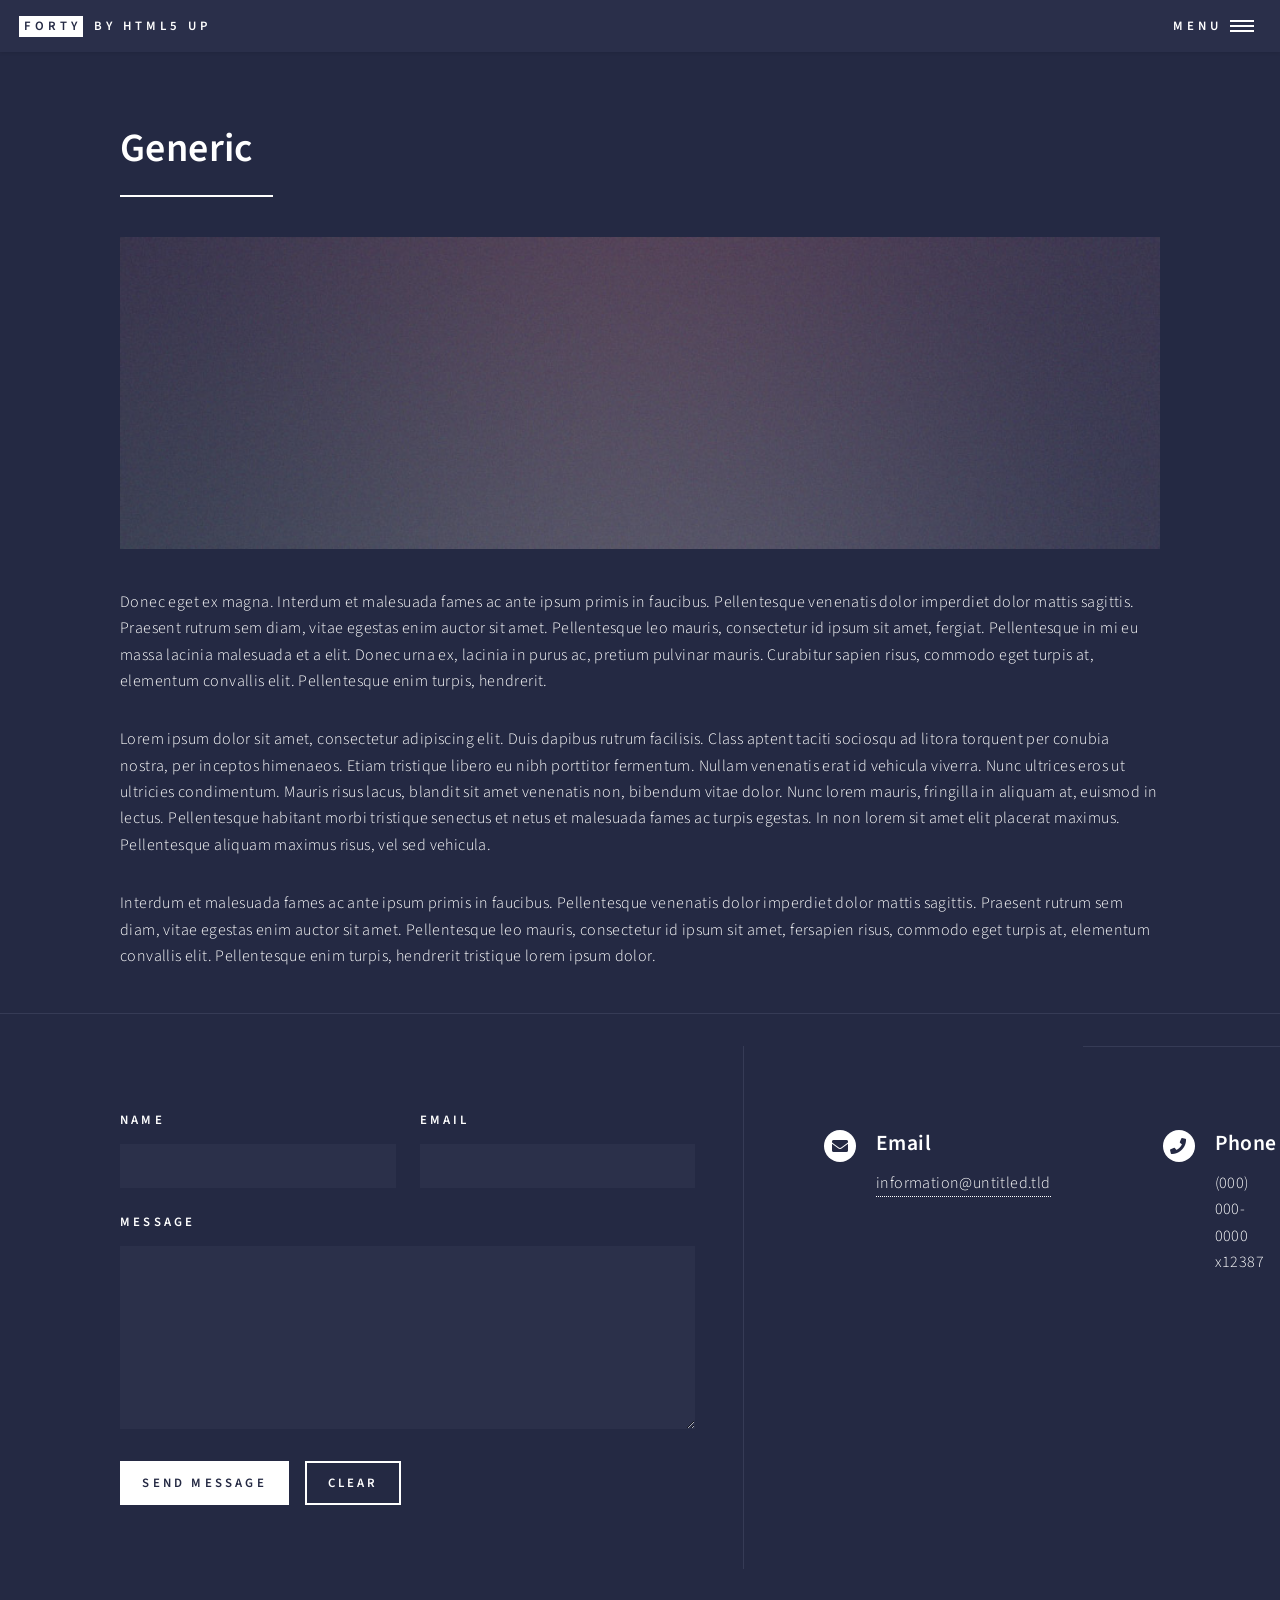
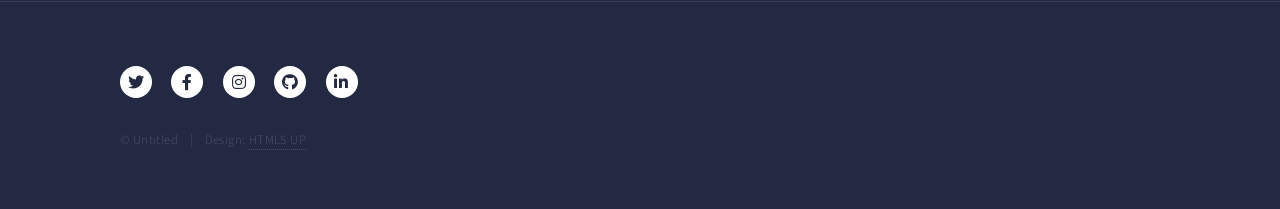
<file: generic.html>
<!DOCTYPE HTML>
<!--
	Forty by HTML5 UP
	html5up.net | @ajlkn
	Free for personal and commercial use under the CCA 3.0 license (html5up.net/license)
-->
<html>
	<head>
		<title>Generic - Forty by HTML5 UP</title>
		<meta charset="utf-8" />
		<meta name="viewport" content="width=device-width, initial-scale=1, user-scalable=no" />
		<link rel="stylesheet" href="assets/css/main.css" />
		<noscript><link rel="stylesheet" href="assets/css/noscript.css" /></noscript>
	</head>
	<body class="is-preload">

		<!-- Wrapper -->
			<div id="wrapper">

				<!-- Header -->
					<header id="header">
						<a href="index.html" class="logo"><strong>Forty</strong> <span>by HTML5 UP</span></a>
						<nav>
							<a href="#menu">Menu</a>
						</nav>
					</header>

				<!-- Menu -->
					<nav id="menu">
						<ul class="links">
							<li><a href="index.html">Home</a></li>
							<li><a href="landing.html">Landing</a></li>
							<li><a href="generic.html">Generic</a></li>
							<li><a href="elements.html">Elements</a></li>
						</ul>
						<ul class="actions stacked">
							<li><a href="#" class="button primary fit">Get Started</a></li>
							<li><a href="#" class="button fit">Log In</a></li>
						</ul>
					</nav>

				<!-- Main -->
					<div id="main" class="alt">

						<!-- One -->
							<section id="one">
								<div class="inner">
									<header class="major">
										<h1>Generic</h1>
									</header>
									<span class="image main"><img src="images/pic11.jpg" alt="" /></span>
									<p>Donec eget ex magna. Interdum et malesuada fames ac ante ipsum primis in faucibus. Pellentesque venenatis dolor imperdiet dolor mattis sagittis. Praesent rutrum sem diam, vitae egestas enim auctor sit amet. Pellentesque leo mauris, consectetur id ipsum sit amet, fergiat. Pellentesque in mi eu massa lacinia malesuada et a elit. Donec urna ex, lacinia in purus ac, pretium pulvinar mauris. Curabitur sapien risus, commodo eget turpis at, elementum convallis elit. Pellentesque enim turpis, hendrerit.</p>
									<p>Lorem ipsum dolor sit amet, consectetur adipiscing elit. Duis dapibus rutrum facilisis. Class aptent taciti sociosqu ad litora torquent per conubia nostra, per inceptos himenaeos. Etiam tristique libero eu nibh porttitor fermentum. Nullam venenatis erat id vehicula viverra. Nunc ultrices eros ut ultricies condimentum. Mauris risus lacus, blandit sit amet venenatis non, bibendum vitae dolor. Nunc lorem mauris, fringilla in aliquam at, euismod in lectus. Pellentesque habitant morbi tristique senectus et netus et malesuada fames ac turpis egestas. In non lorem sit amet elit placerat maximus. Pellentesque aliquam maximus risus, vel sed vehicula.</p>
									<p>Interdum et malesuada fames ac ante ipsum primis in faucibus. Pellentesque venenatis dolor imperdiet dolor mattis sagittis. Praesent rutrum sem diam, vitae egestas enim auctor sit amet. Pellentesque leo mauris, consectetur id ipsum sit amet, fersapien risus, commodo eget turpis at, elementum convallis elit. Pellentesque enim turpis, hendrerit tristique lorem ipsum dolor.</p>
								</div>
							</section>

					</div>

				<!-- Contact -->
					<section id="contact">
						<div class="inner">
							<section>
								<form method="post" action="#">
									<div class="fields">
										<div class="field half">
											<label for="name">Name</label>
											<input type="text" name="name" id="name" />
										</div>
										<div class="field half">
											<label for="email">Email</label>
											<input type="text" name="email" id="email" />
										</div>
										<div class="field">
											<label for="message">Message</label>
											<textarea name="message" id="message" rows="6"></textarea>
										</div>
									</div>
									<ul class="actions">
										<li><input type="submit" value="Send Message" class="primary" /></li>
										<li><input type="reset" value="Clear" /></li>
									</ul>
								</form>
							</section>
							<section class="split">
								<section>
									<div class="contact-method">
										<span class="icon solid alt fa-envelope"></span>
										<h3>Email</h3>
										<a href="#">information@untitled.tld</a>
									</div>
								</section>
								<section>
									<div class="contact-method">
										<span class="icon solid alt fa-phone"></span>
										<h3>Phone</h3>
										<span>(000) 000-0000 x12387</span>
									</div>
								</section>
								<section>
									<div class="contact-method">
										<span class="icon solid alt fa-home"></span>
										<h3>Address</h3>
										<span>1234 Somewhere Road #5432<br />
										Nashville, TN 00000<br />
										United States of America</span>
									</div>
								</section>
							</section>
						</div>
					</section>

				<!-- Footer -->
					<footer id="footer">
						<div class="inner">
							<ul class="icons">
								<li><a href="#" class="icon brands alt fa-twitter"><span class="label">Twitter</span></a></li>
								<li><a href="#" class="icon brands alt fa-facebook-f"><span class="label">Facebook</span></a></li>
								<li><a href="#" class="icon brands alt fa-instagram"><span class="label">Instagram</span></a></li>
								<li><a href="#" class="icon brands alt fa-github"><span class="label">GitHub</span></a></li>
								<li><a href="#" class="icon brands alt fa-linkedin-in"><span class="label">LinkedIn</span></a></li>
							</ul>
							<ul class="copyright">
								<li>&copy; Untitled</li><li>Design: <a href="https://html5up.net">HTML5 UP</a></li>
							</ul>
						</div>
					</footer>

			</div>

		<!-- Scripts -->
			<script src="assets/js/jquery.min.js"></script>
			<script src="assets/js/jquery.scrolly.min.js"></script>
			<script src="assets/js/jquery.scrollex.min.js"></script>
			<script src="assets/js/browser.min.js"></script>
			<script src="assets/js/breakpoints.min.js"></script>
			<script src="assets/js/util.js"></script>
			<script src="assets/js/main.js"></script>

	</body>
</html>
</file>
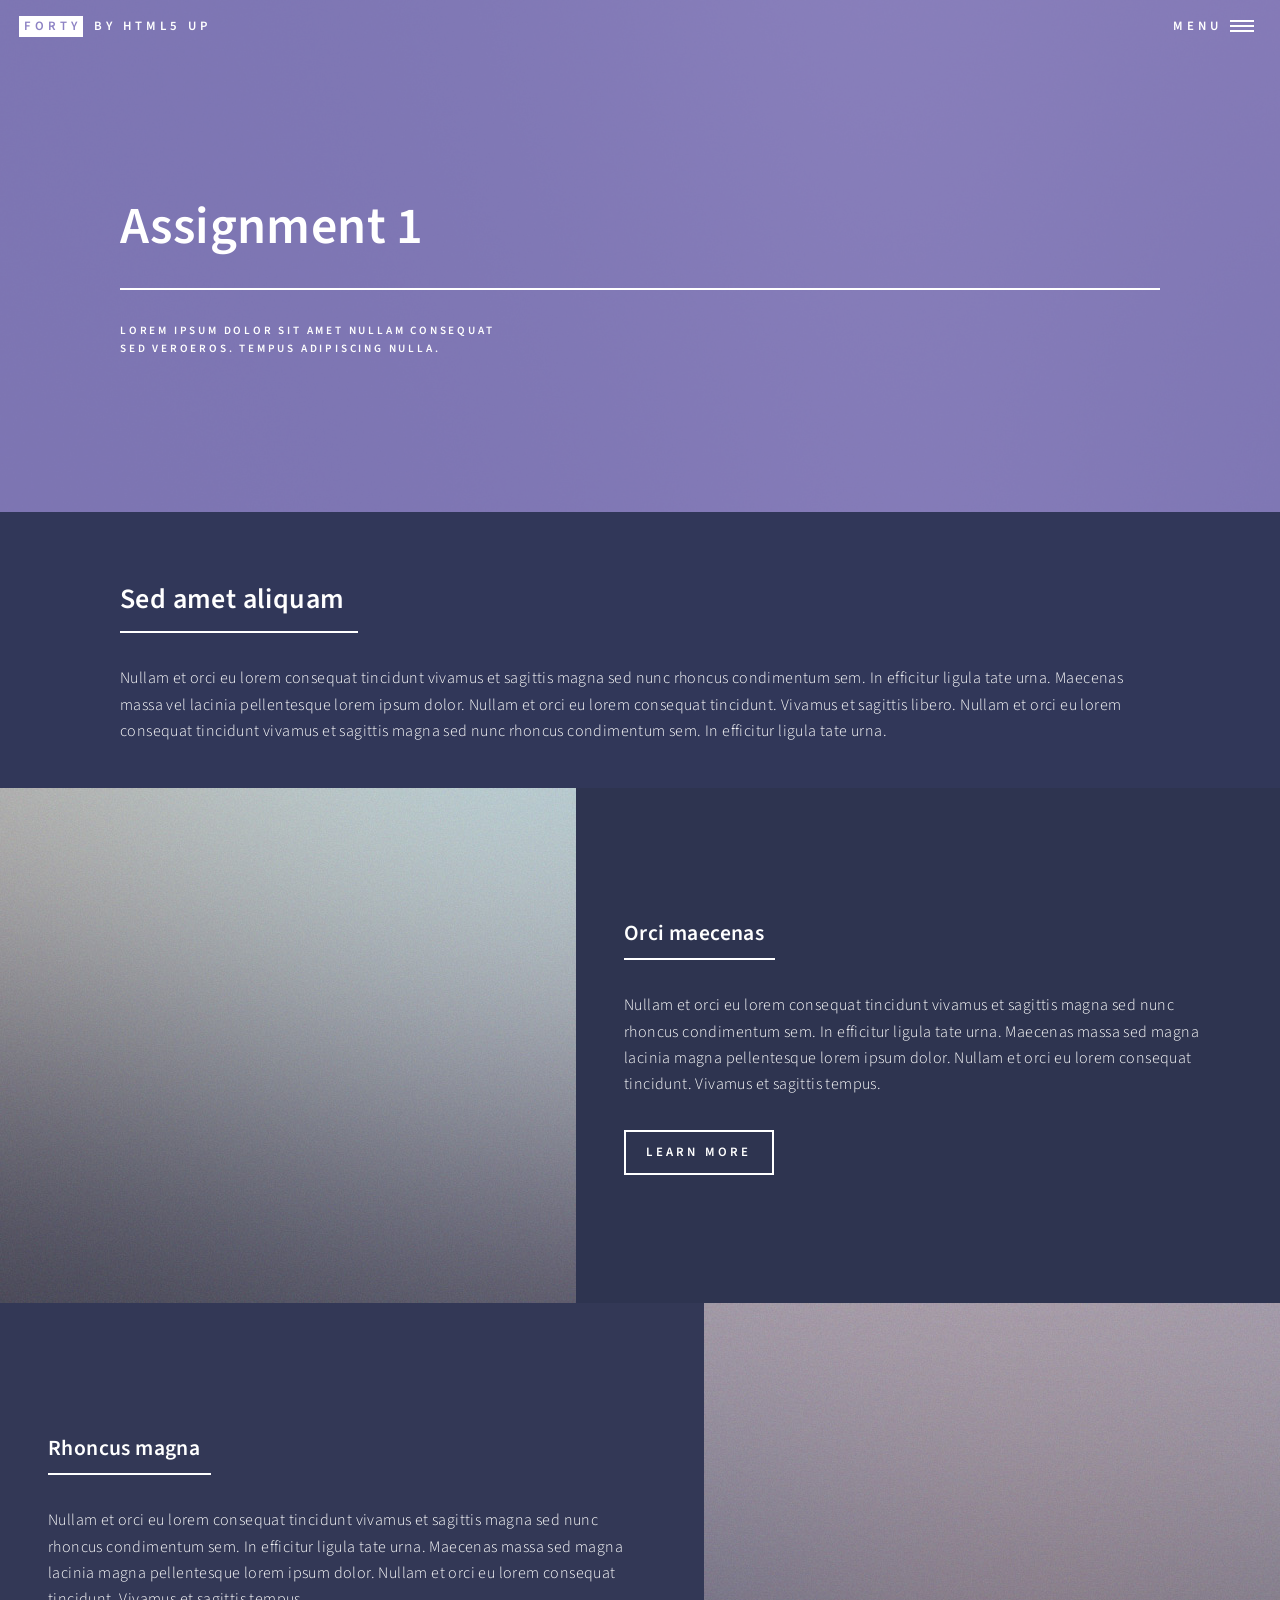
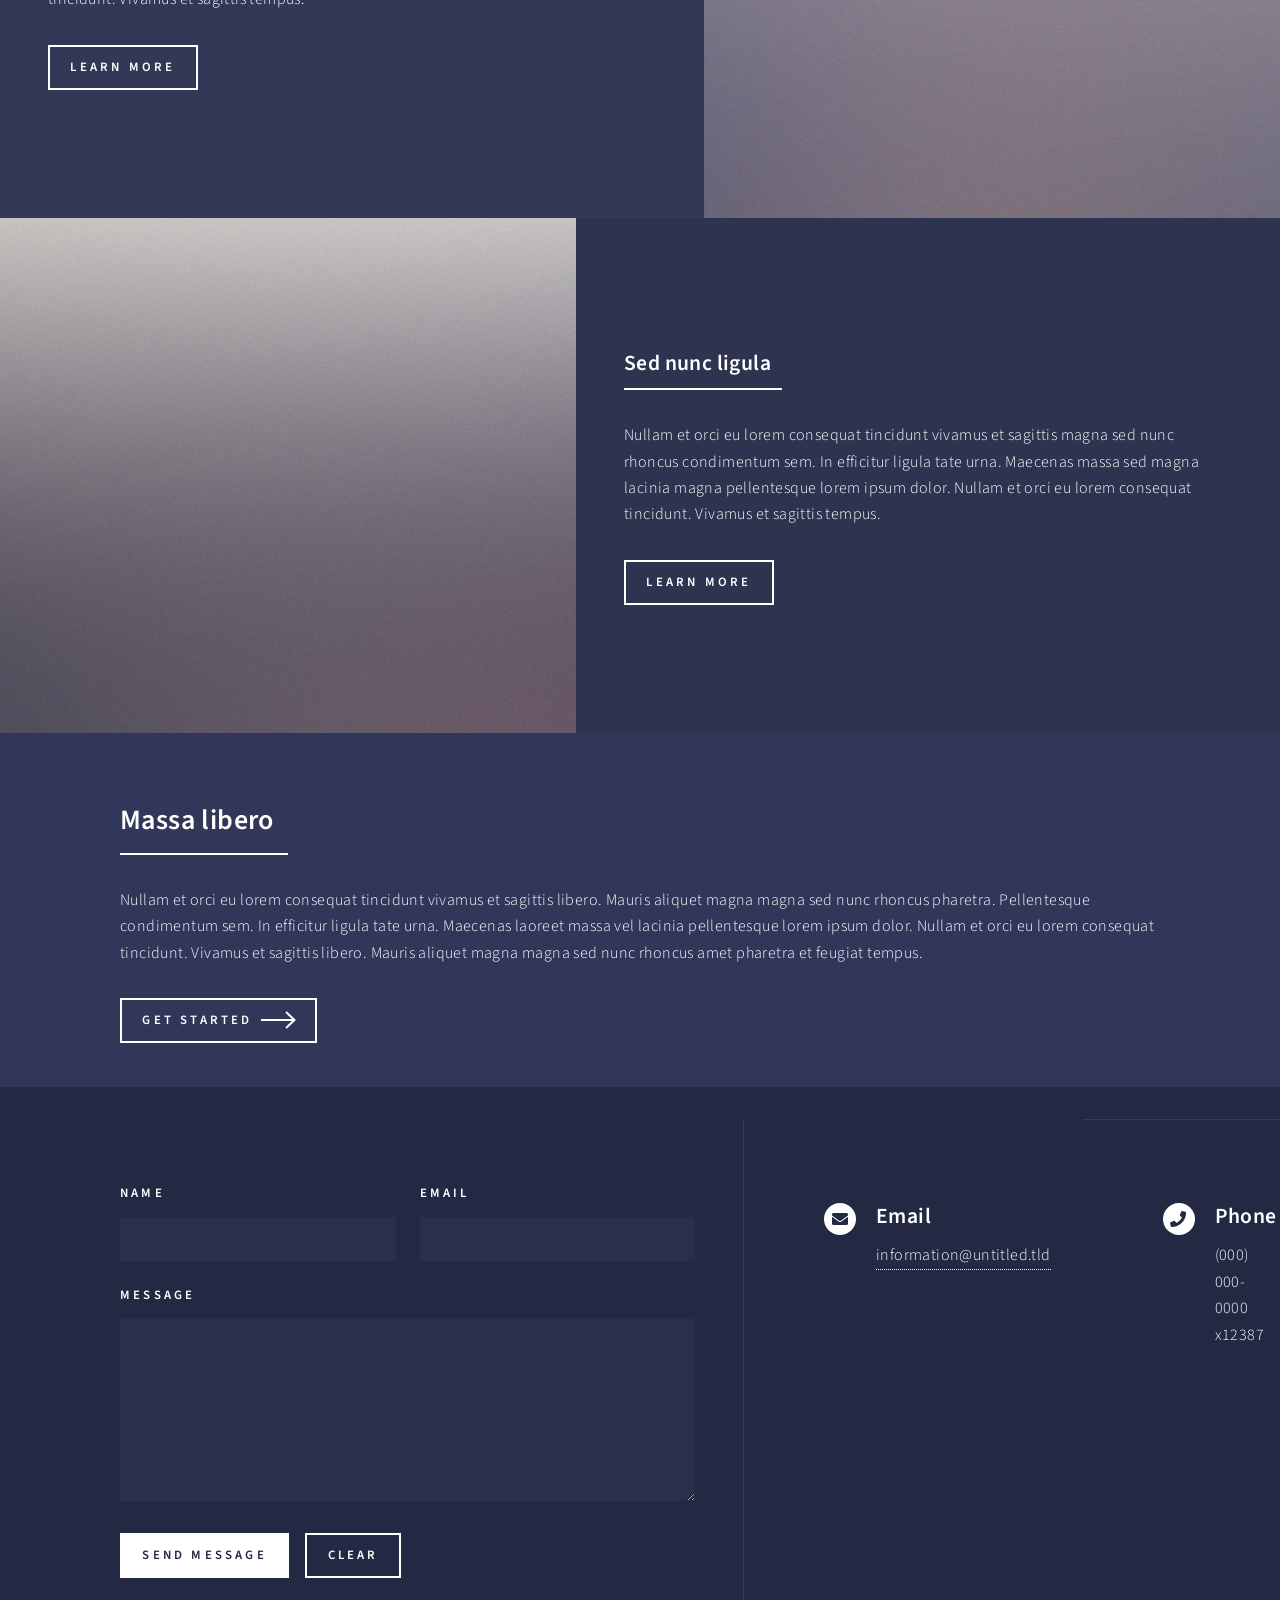
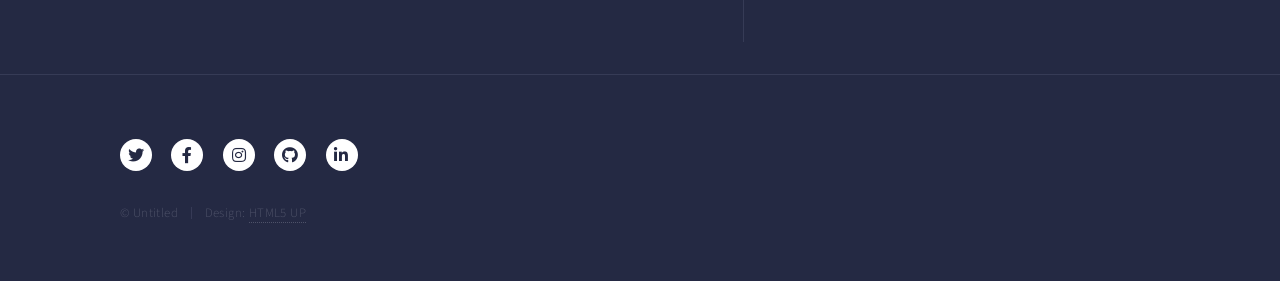
<file: landing.html>
<!DOCTYPE HTML>
<!--
	Forty by HTML5 UP
	html5up.net | @ajlkn
	Free for personal and commercial use under the CCA 3.0 license (html5up.net/license)
-->
<html>
	<head>
		<title>Landing - Forty by HTML5 UP</title>
		<meta charset="utf-8" />
		<meta name="viewport" content="width=device-width, initial-scale=1, user-scalable=no" />
		<link rel="stylesheet" href="assets/css/main.css" />
		<noscript><link rel="stylesheet" href="assets/css/noscript.css" /></noscript>
	</head>
	<body class="is-preload">

		<!-- Wrapper -->
			<div id="wrapper">

				<!-- Header -->
				<!-- Note: The "styleN" class below should match that of the banner element. -->
					<header id="header" class="alt style2">
						<a href="index.html" class="logo"><strong>Forty</strong> <span>by HTML5 UP</span></a>
						<nav>
							<a href="#menu">Menu</a>
						</nav>
					</header>

				<!-- Menu -->
					<nav id="menu">
						<ul class="links">
							<li><a href="index.html">Home</a></li>
							<li><a href="landing.html">Landing</a></li>
							<li><a href="generic.html">Generic</a></li>
							<li><a href="elements.html">Elements</a></li>
						</ul>
						<ul class="actions stacked">
							<li><a href="#" class="button primary fit">Get Started</a></li>
							<li><a href="#" class="button fit">Log In</a></li>
						</ul>
					</nav>

				<!-- Banner -->
				<!-- Note: The "styleN" class below should match that of the header element. -->
					<section id="banner" class="style2">
						<div class="inner">
							<span class="image">
								<img src="images/pic07.jpg" alt="" />
							</span>
							<header class="major">
								<h1>Assignment 1</h1>
							</header>
							<div class="content">
								<p>Lorem ipsum dolor sit amet nullam consequat<br />
								sed veroeros. tempus adipiscing nulla.</p>
							</div>
						</div>
					</section>

				<!-- Main -->
					<div id="main">

						<!-- One -->
							<section id="one">
								<div class="inner">
									<header class="major">
										<h2>Sed amet aliquam</h2>
									</header>
									<p>Nullam et orci eu lorem consequat tincidunt vivamus et sagittis magna sed nunc rhoncus condimentum sem. In efficitur ligula tate urna. Maecenas massa vel lacinia pellentesque lorem ipsum dolor. Nullam et orci eu lorem consequat tincidunt. Vivamus et sagittis libero. Nullam et orci eu lorem consequat tincidunt vivamus et sagittis magna sed nunc rhoncus condimentum sem. In efficitur ligula tate urna.</p>
								</div>
							</section>

						<!-- Two -->
							<section id="two" class="spotlights">
								<section>
									<a href="generic.html" class="image">
										<img src="images/pic08.jpg" alt="" data-position="center center" />
									</a>
									<div class="content">
										<div class="inner">
											<header class="major">
												<h3>Orci maecenas</h3>
											</header>
											<p>Nullam et orci eu lorem consequat tincidunt vivamus et sagittis magna sed nunc rhoncus condimentum sem. In efficitur ligula tate urna. Maecenas massa sed magna lacinia magna pellentesque lorem ipsum dolor. Nullam et orci eu lorem consequat tincidunt. Vivamus et sagittis tempus.</p>
											<ul class="actions">
												<li><a href="generic.html" class="button">Learn more</a></li>
											</ul>
										</div>
									</div>
								</section>
								<section>
									<a href="generic.html" class="image">
										<img src="images/pic09.jpg" alt="" data-position="top center" />
									</a>
									<div class="content">
										<div class="inner">
											<header class="major">
												<h3>Rhoncus magna</h3>
											</header>
											<p>Nullam et orci eu lorem consequat tincidunt vivamus et sagittis magna sed nunc rhoncus condimentum sem. In efficitur ligula tate urna. Maecenas massa sed magna lacinia magna pellentesque lorem ipsum dolor. Nullam et orci eu lorem consequat tincidunt. Vivamus et sagittis tempus.</p>
											<ul class="actions">
												<li><a href="generic.html" class="button">Learn more</a></li>
											</ul>
										</div>
									</div>
								</section>
								<section>
									<a href="generic.html" class="image">
										<img src="images/pic10.jpg" alt="" data-position="25% 25%" />
									</a>
									<div class="content">
										<div class="inner">
											<header class="major">
												<h3>Sed nunc ligula</h3>
											</header>
											<p>Nullam et orci eu lorem consequat tincidunt vivamus et sagittis magna sed nunc rhoncus condimentum sem. In efficitur ligula tate urna. Maecenas massa sed magna lacinia magna pellentesque lorem ipsum dolor. Nullam et orci eu lorem consequat tincidunt. Vivamus et sagittis tempus.</p>
											<ul class="actions">
												<li><a href="generic.html" class="button">Learn more</a></li>
											</ul>
										</div>
									</div>
								</section>
							</section>

						<!-- Three -->
							<section id="three">
								<div class="inner">
									<header class="major">
										<h2>Massa libero</h2>
									</header>
									<p>Nullam et orci eu lorem consequat tincidunt vivamus et sagittis libero. Mauris aliquet magna magna sed nunc rhoncus pharetra. Pellentesque condimentum sem. In efficitur ligula tate urna. Maecenas laoreet massa vel lacinia pellentesque lorem ipsum dolor. Nullam et orci eu lorem consequat tincidunt. Vivamus et sagittis libero. Mauris aliquet magna magna sed nunc rhoncus amet pharetra et feugiat tempus.</p>
									<ul class="actions">
										<li><a href="generic.html" class="button next">Get Started</a></li>
									</ul>
								</div>
							</section>

					</div>

				<!-- Contact -->
					<section id="contact">
						<div class="inner">
							<section>
								<form method="post" action="#">
									<div class="fields">
										<div class="field half">
											<label for="name">Name</label>
											<input type="text" name="name" id="name" />
										</div>
										<div class="field half">
											<label for="email">Email</label>
											<input type="text" name="email" id="email" />
										</div>
										<div class="field">
											<label for="message">Message</label>
											<textarea name="message" id="message" rows="6"></textarea>
										</div>
									</div>
									<ul class="actions">
										<li><input type="submit" value="Send Message" class="primary" /></li>
										<li><input type="reset" value="Clear" /></li>
									</ul>
								</form>
							</section>
							<section class="split">
								<section>
									<div class="contact-method">
										<span class="icon solid alt fa-envelope"></span>
										<h3>Email</h3>
										<a href="#">information@untitled.tld</a>
									</div>
								</section>
								<section>
									<div class="contact-method">
										<span class="icon solid alt fa-phone"></span>
										<h3>Phone</h3>
										<span>(000) 000-0000 x12387</span>
									</div>
								</section>
								<section>
									<div class="contact-method">
										<span class="icon solid alt fa-home"></span>
										<h3>Address</h3>
										<span>1234 Somewhere Road #5432<br />
										Nashville, TN 00000<br />
										United States of America</span>
									</div>
								</section>
							</section>
						</div>
					</section>

				<!-- Footer -->
					<footer id="footer">
						<div class="inner">
							<ul class="icons">
								<li><a href="#" class="icon brands alt fa-twitter"><span class="label">Twitter</span></a></li>
								<li><a href="#" class="icon brands alt fa-facebook-f"><span class="label">Facebook</span></a></li>
								<li><a href="#" class="icon brands alt fa-instagram"><span class="label">Instagram</span></a></li>
								<li><a href="#" class="icon brands alt fa-github"><span class="label">GitHub</span></a></li>
								<li><a href="#" class="icon brands alt fa-linkedin-in"><span class="label">LinkedIn</span></a></li>
							</ul>
							<ul class="copyright">
								<li>&copy; Untitled</li><li>Design: <a href="https://html5up.net">HTML5 UP</a></li>
							</ul>
						</div>
					</footer>

			</div>

		<!-- Scripts -->
			<script src="assets/js/jquery.min.js"></script>
			<script src="assets/js/jquery.scrolly.min.js"></script>
			<script src="assets/js/jquery.scrollex.min.js"></script>
			<script src="assets/js/browser.min.js"></script>
			<script src="assets/js/breakpoints.min.js"></script>
			<script src="assets/js/util.js"></script>
			<script src="assets/js/main.js"></script>

	</body>
</html>
</file>
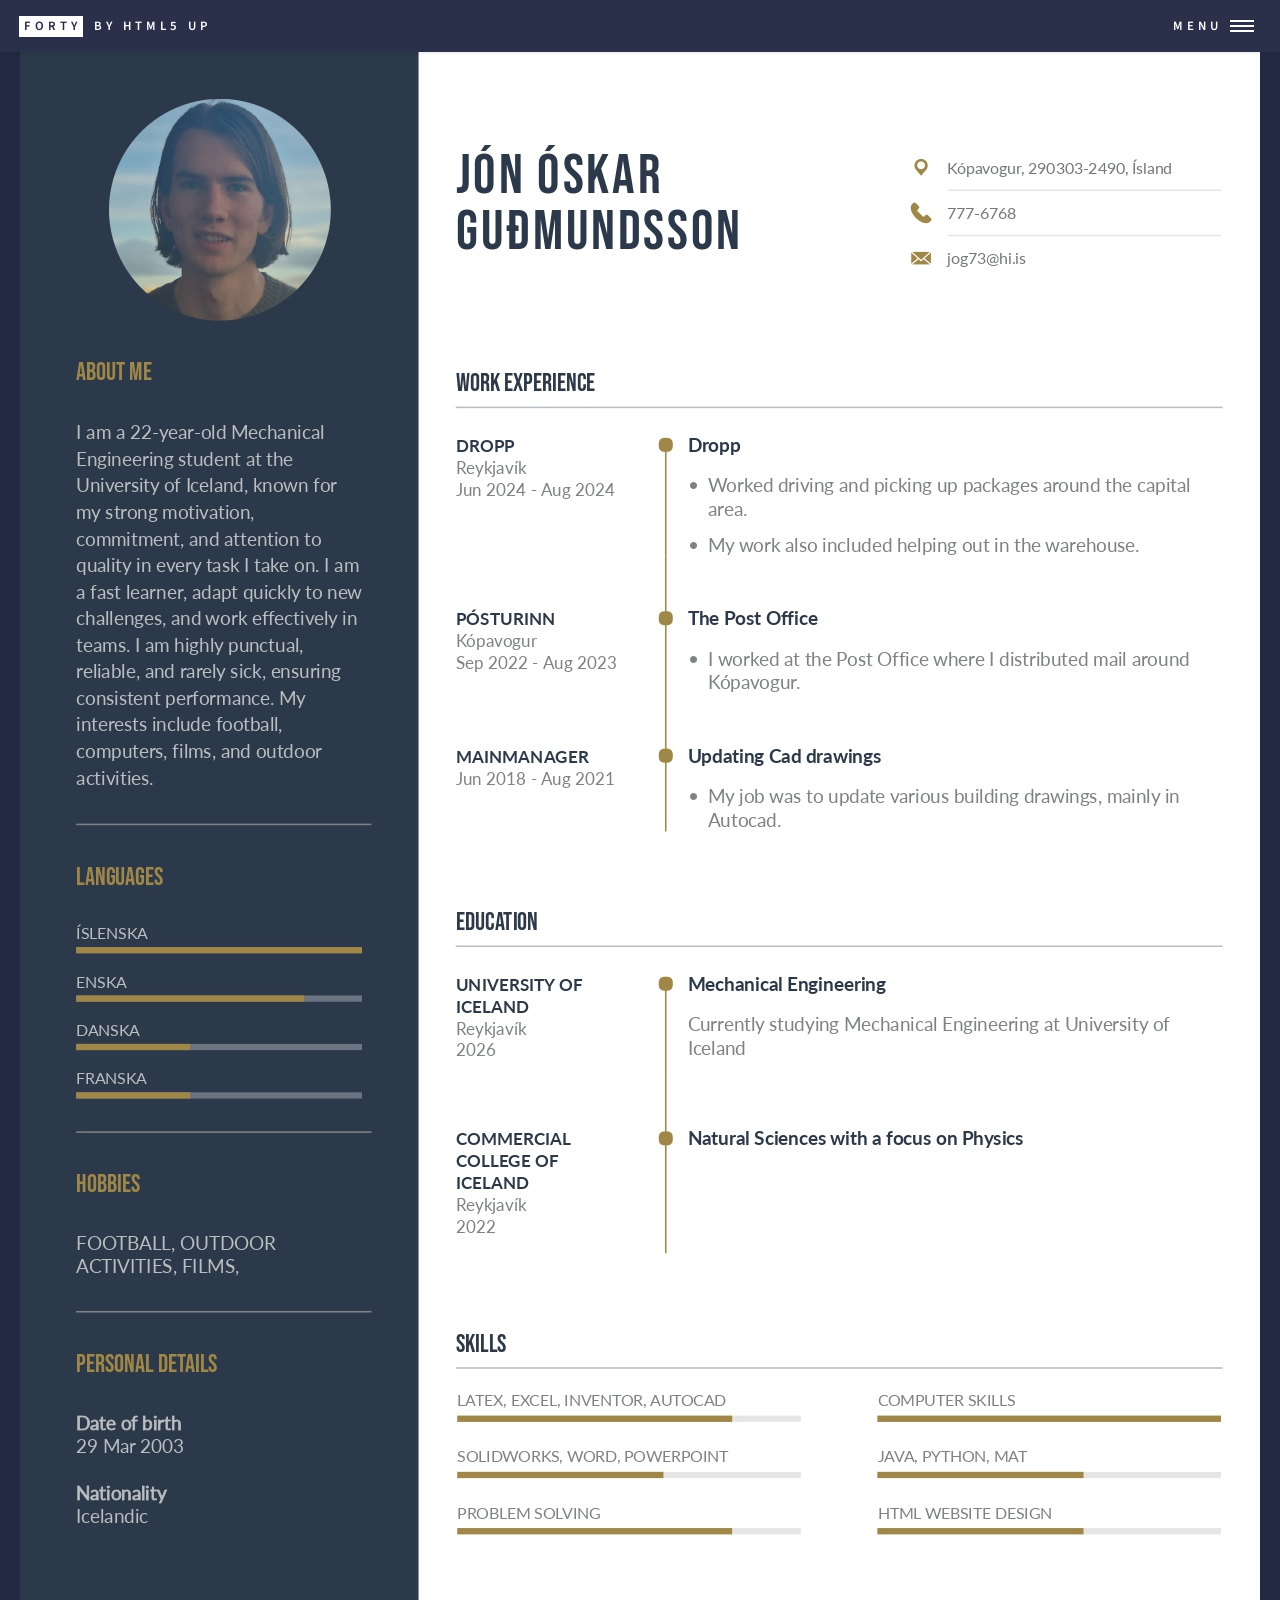
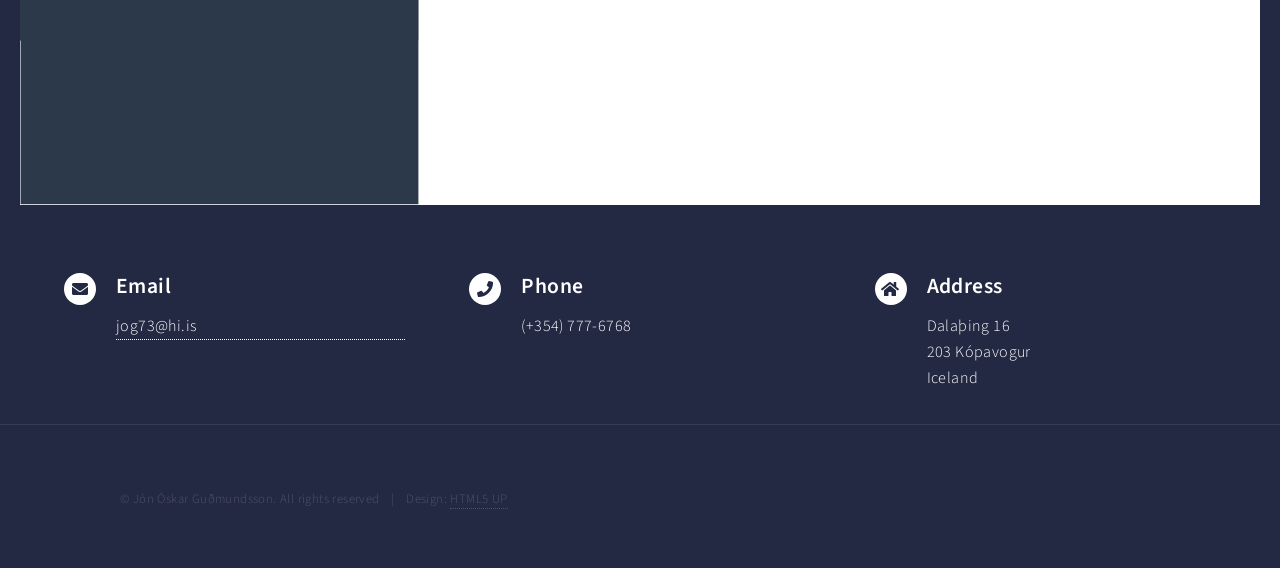
<file: resume.html>
<!DOCTYPE HTML>
<!--
	Forty by HTML5 UP
	html5up.net | @ajlkn
	Free for personal and commercial use under the CCA 3.0 license (html5up.net/license)
-->
<html>
	<head>
		<title>Generic - Forty by HTML5 UP</title>
		<meta charset="utf-8" />
		<meta name="viewport" content="width=device-width, initial-scale=1, user-scalable=no" />
		<link rel="stylesheet" href="assets/css/main.css" />
		<noscript><link rel="stylesheet" href="assets/css/noscript.css" /></noscript>
	</head>
	<body class="is-preload">

		<!-- Wrapper -->
			<div id="wrapper">

				<!-- Header -->
					<header id="header">
						<a href="index.html" class="logo"><strong>Forty</strong> <span>by HTML5 UP</span></a>
						<nav>
							<a href="#menu">Menu</a>
						</nav>
					</header>

				<!-- Menu -->
					<nav id="menu">
						<ul class="links">
							<li><a href="index.html">Home</a></li>
							<li><a href="aboutme.html">About Me</a></li>
							<li><a href="resume.html">My Resume</a></li>
							<li><a href="assignment1.html">Assignment 1</a></li>
							<li><a href="assignment2.html">Assignment 2</a></li>
							<li><a href="assignment3.html">Assignment 3</a></li>
							<li><a href="finalassignment_TF.html">Final Assignment </a></li>
							<li><a href="winerobot.html">Wine Robot </a></li>
						</ul>
					</nav>


									<img src="images/resume_page-0001.jpg" alt="" class="responsive-img">

				<!-- Contact -->
					<section id="contact">
							<section class="split">
								<section>
									<div class="contact-method">
										<span class="icon solid alt fa-envelope"></span>
										<h3>Email</h3>
										<a href="#">jog73@hi.is</a>
									</div>
								</section>
								<section>
									<div class="contact-method">
										<span class="icon solid alt fa-phone"></span>
										<h3>Phone</h3>
										<span>(+354) 777-6768</span>
									</div>
								</section>
								<section>
									<div class="contact-method">
										<span class="icon solid alt fa-home"></span>
										<h3>Address</h3>
										<span>Dalaþing 16<br />
										203 Kópavogur<br />
										Iceland</span>
									</div>
								</section>
							</section>
					</section>

				<!-- Footer -->
					<footer id="footer">
						<div class="inner">
							<ul class="copyright">
								<li>© Jón Óskar Guðmundsson. All rights reserved</li><li>Design: <a href="https://html5up.net">HTML5 UP</a></li>
							</ul>
						</div>
					</footer>

			</div>

		<!-- Scripts -->
			<script src="assets/js/jquery.min.js"></script>
			<script src="assets/js/jquery.scrolly.min.js"></script>
			<script src="assets/js/jquery.scrollex.min.js"></script>
			<script src="assets/js/browser.min.js"></script>
			<script src="assets/js/breakpoints.min.js"></script>
			<script src="assets/js/util.js"></script>
			<script src="assets/js/main.js"></script>

	</body>
</html>
</file>
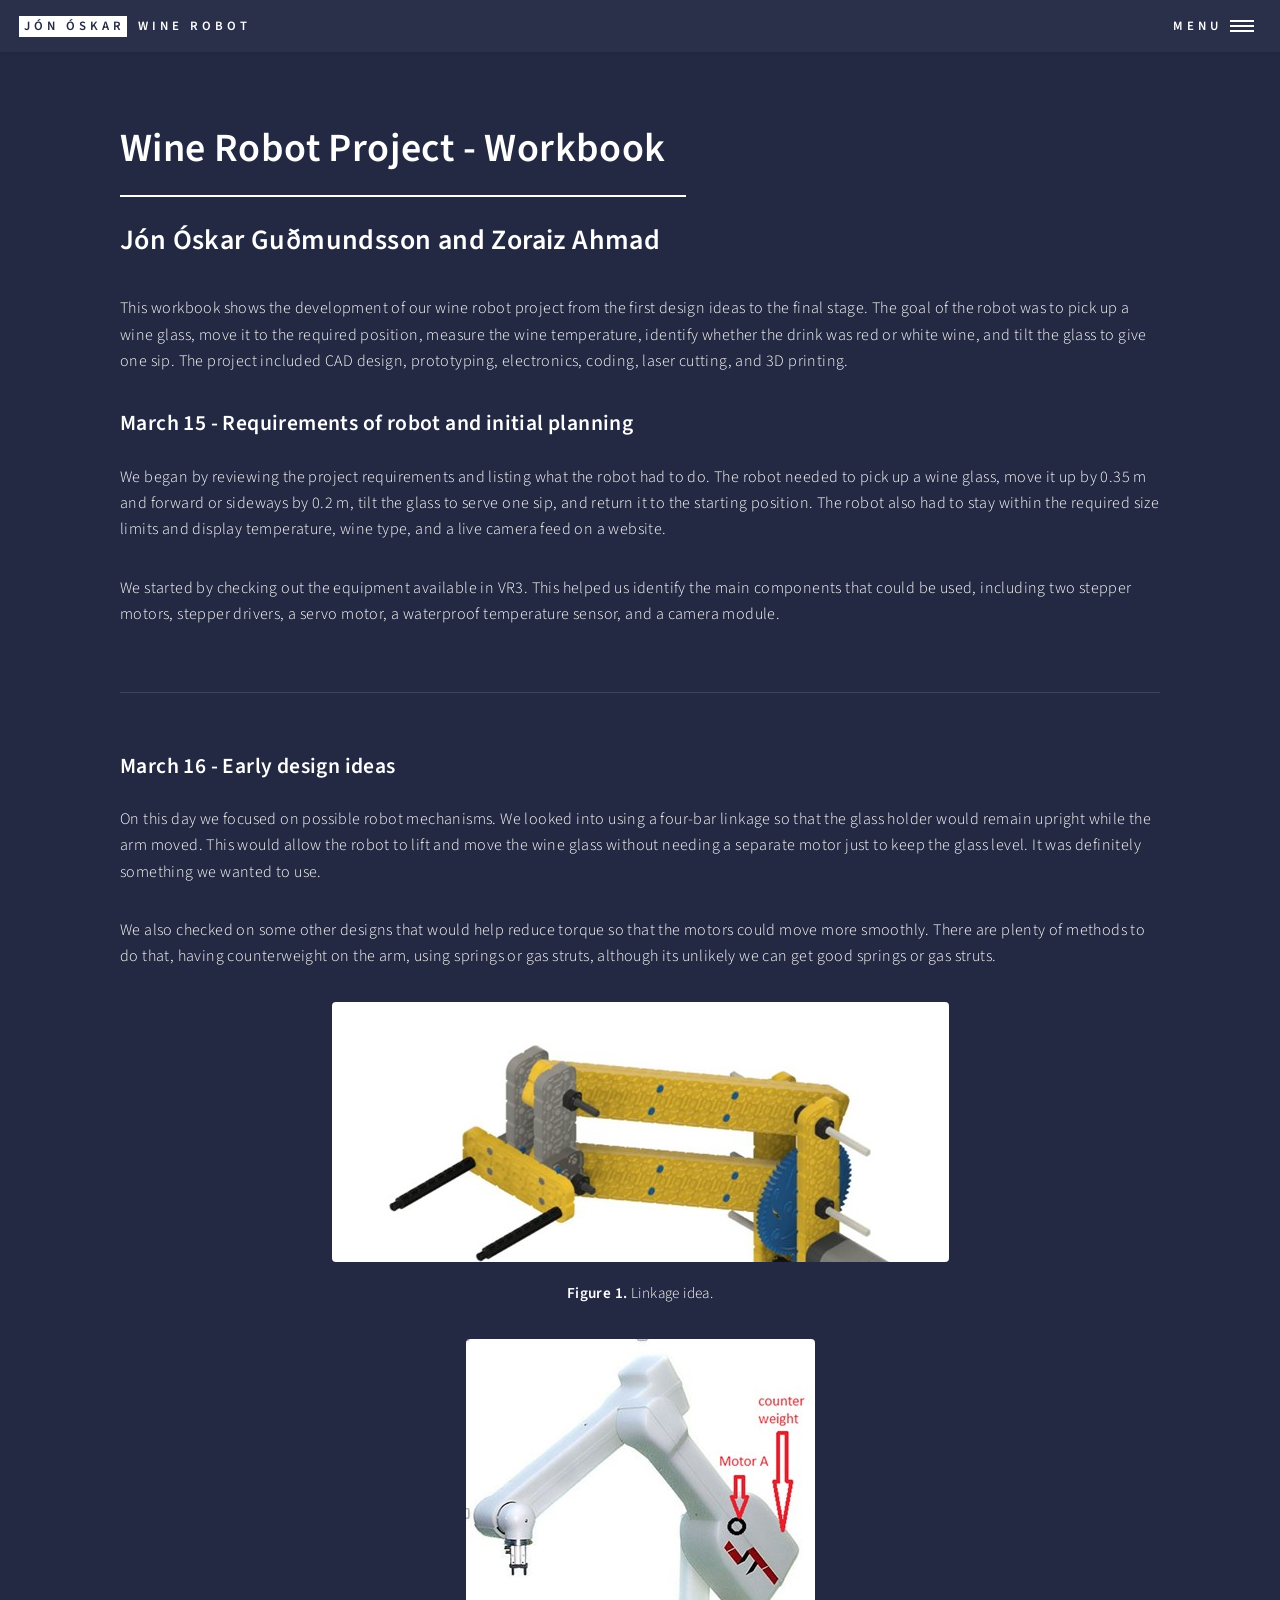
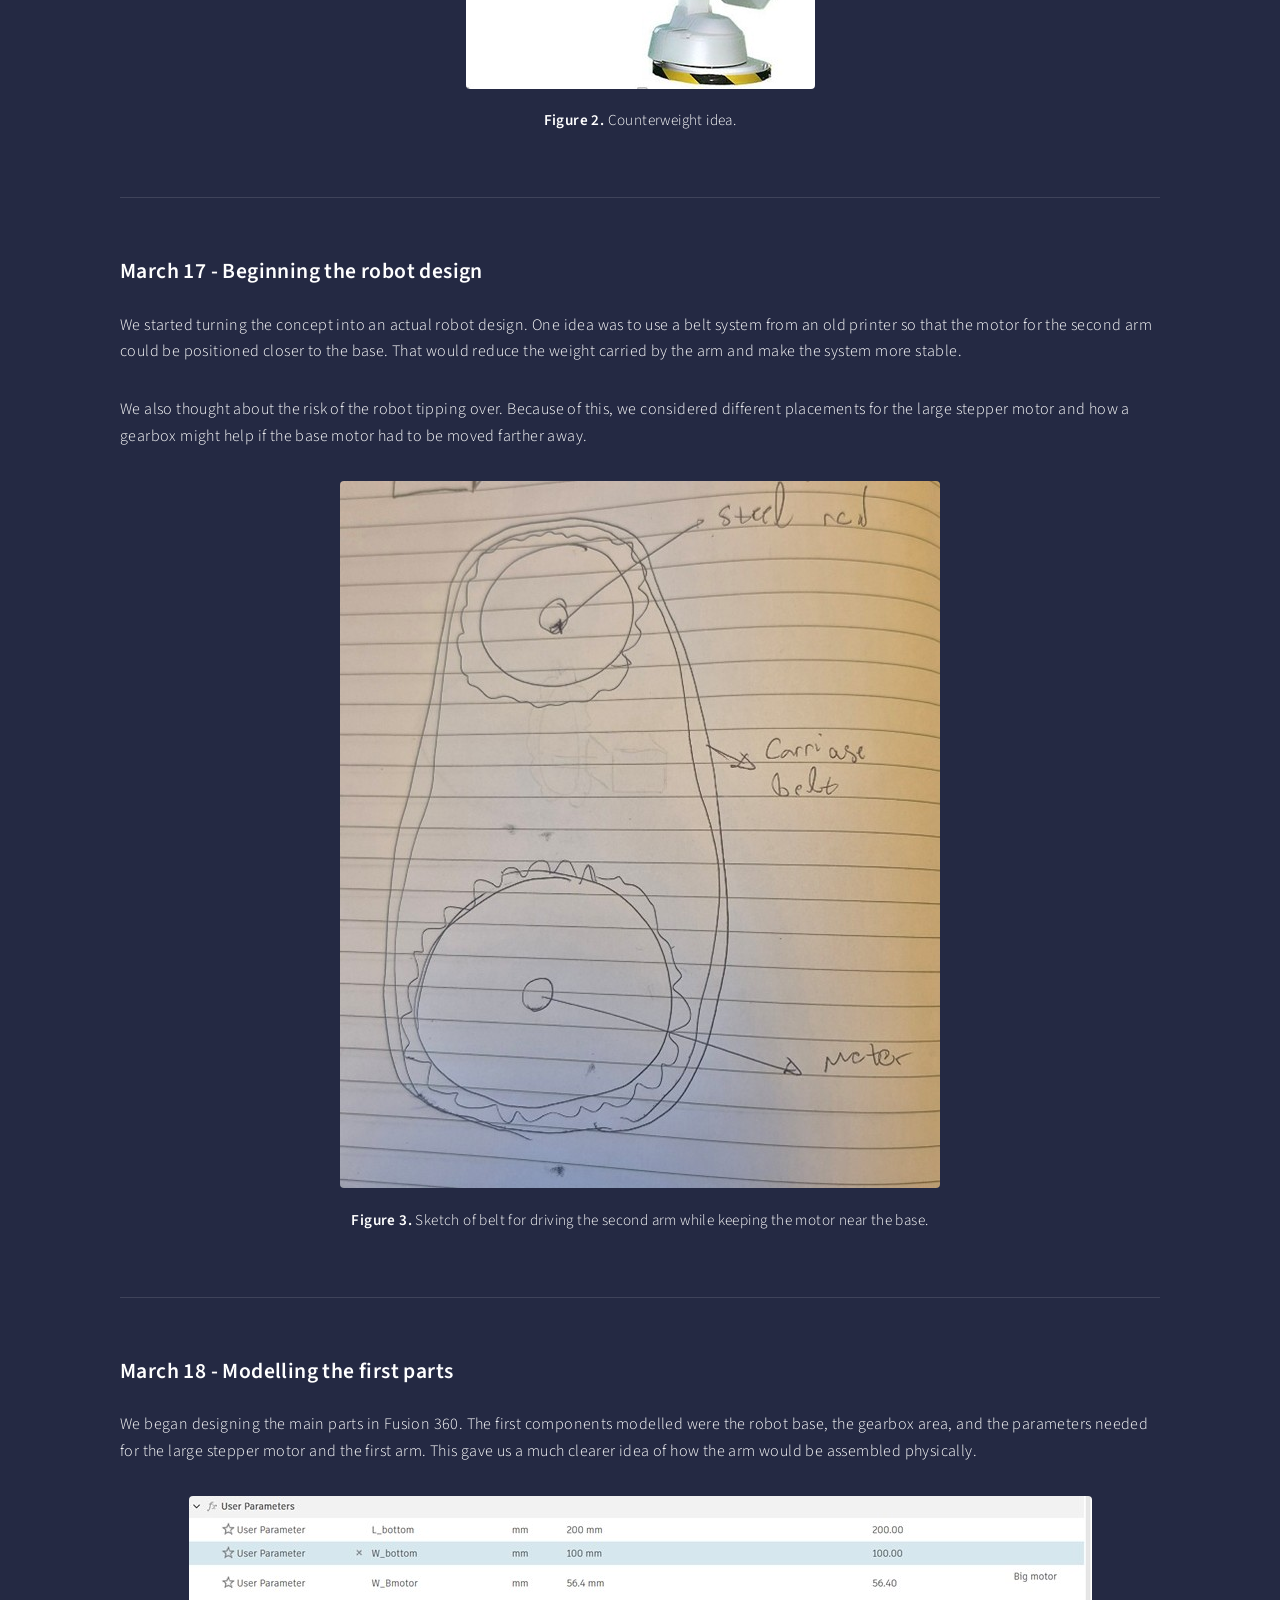
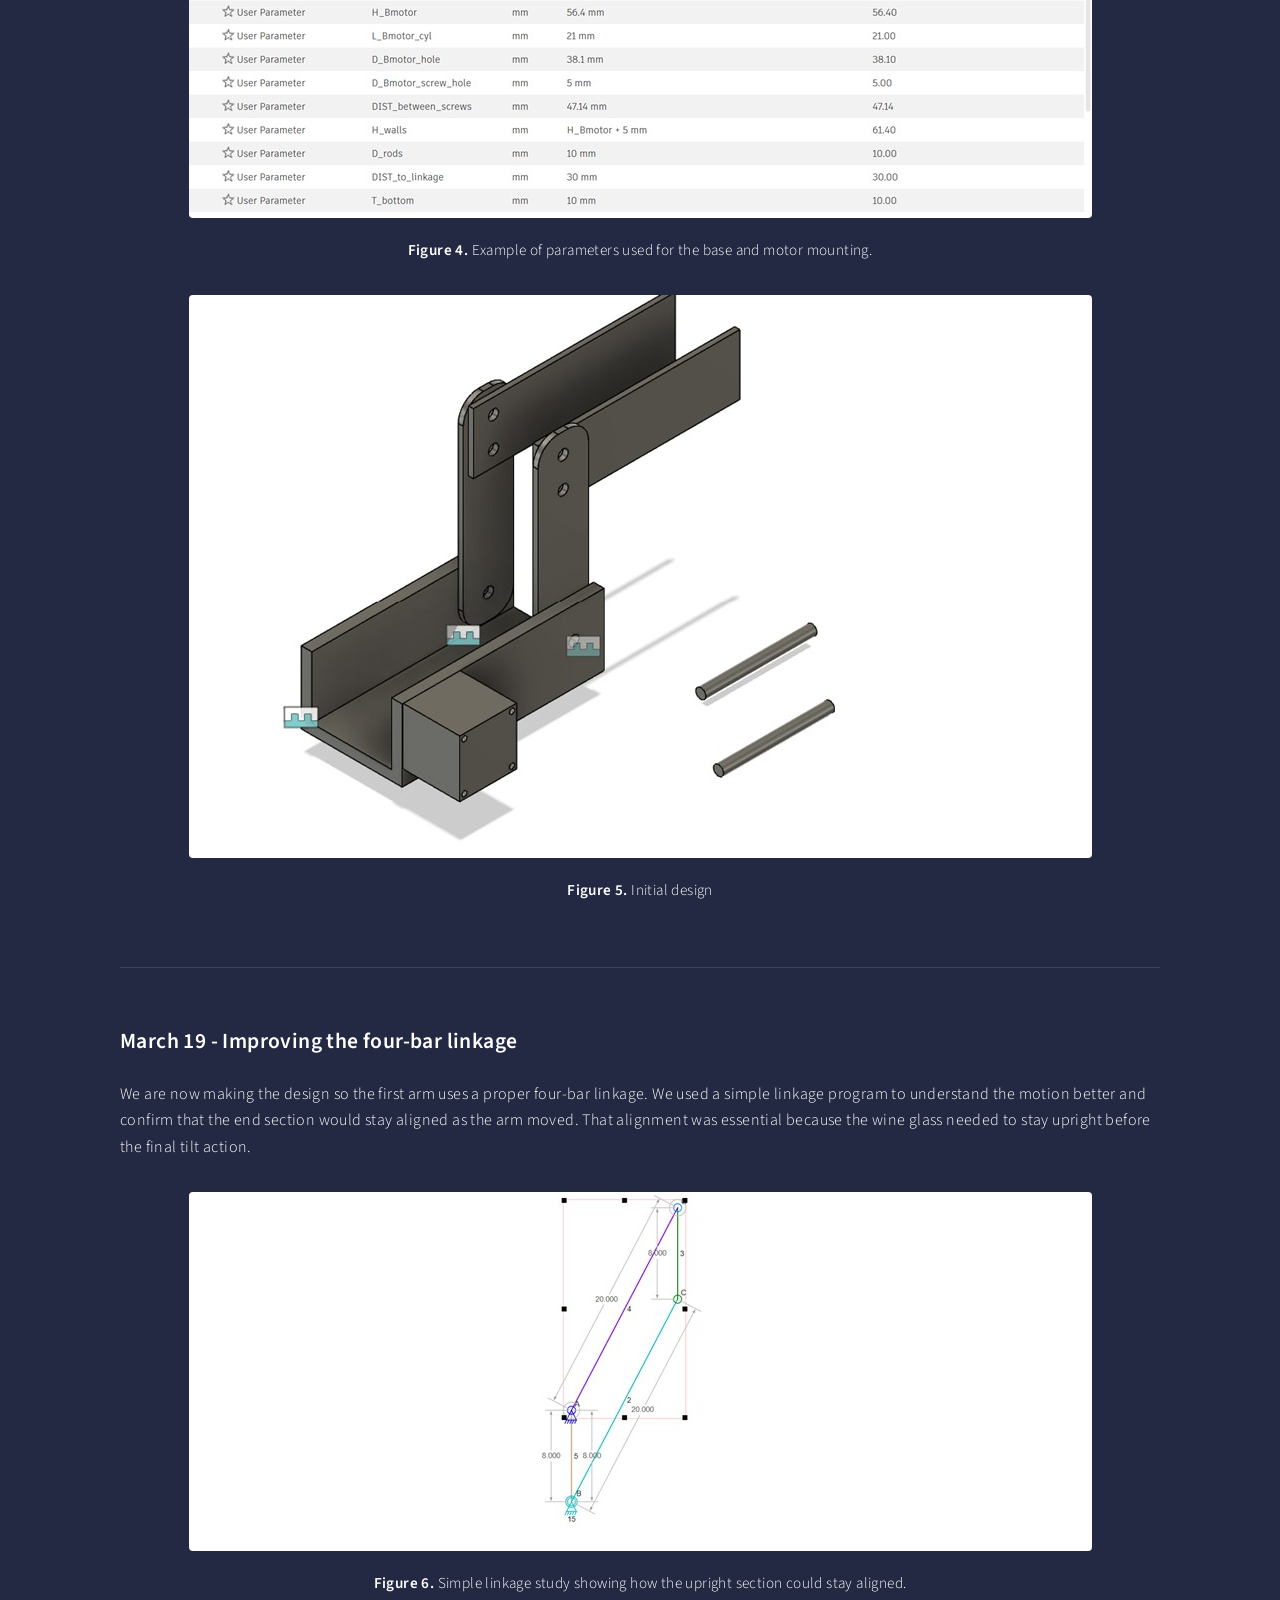
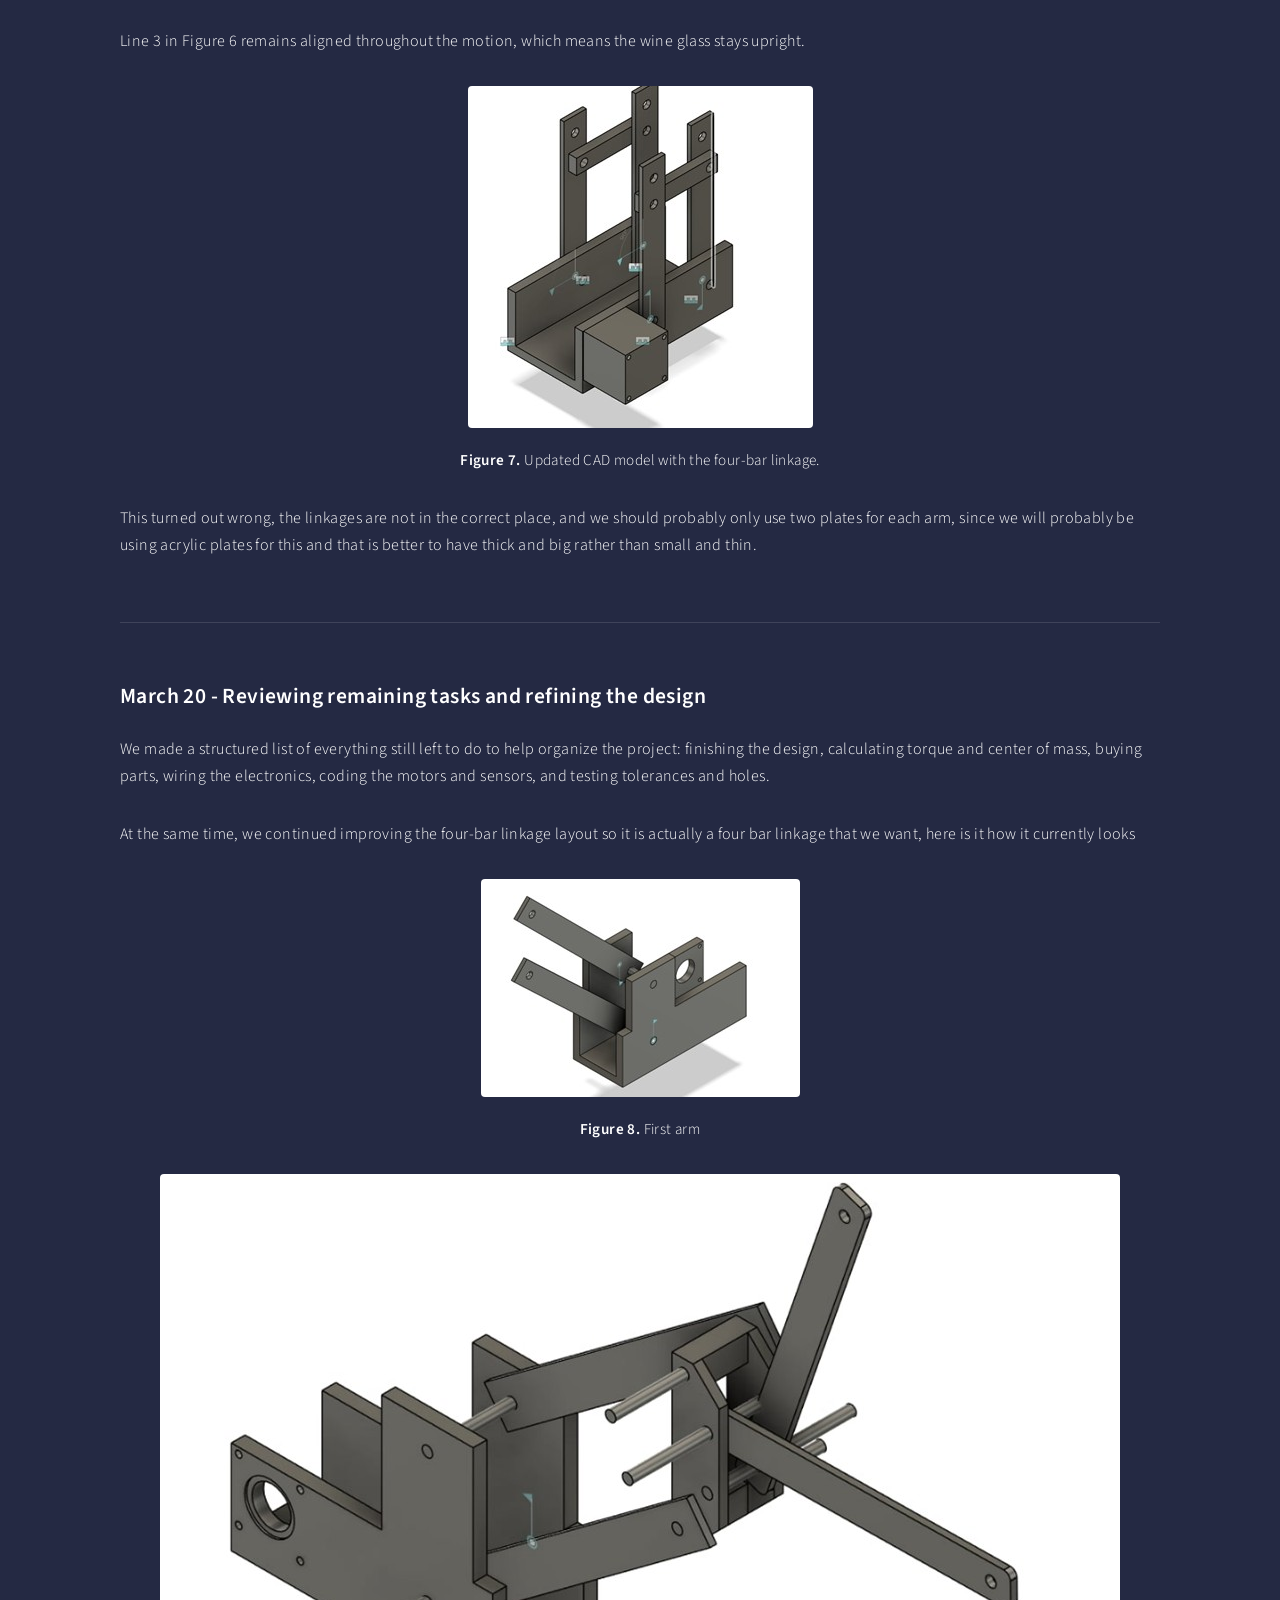
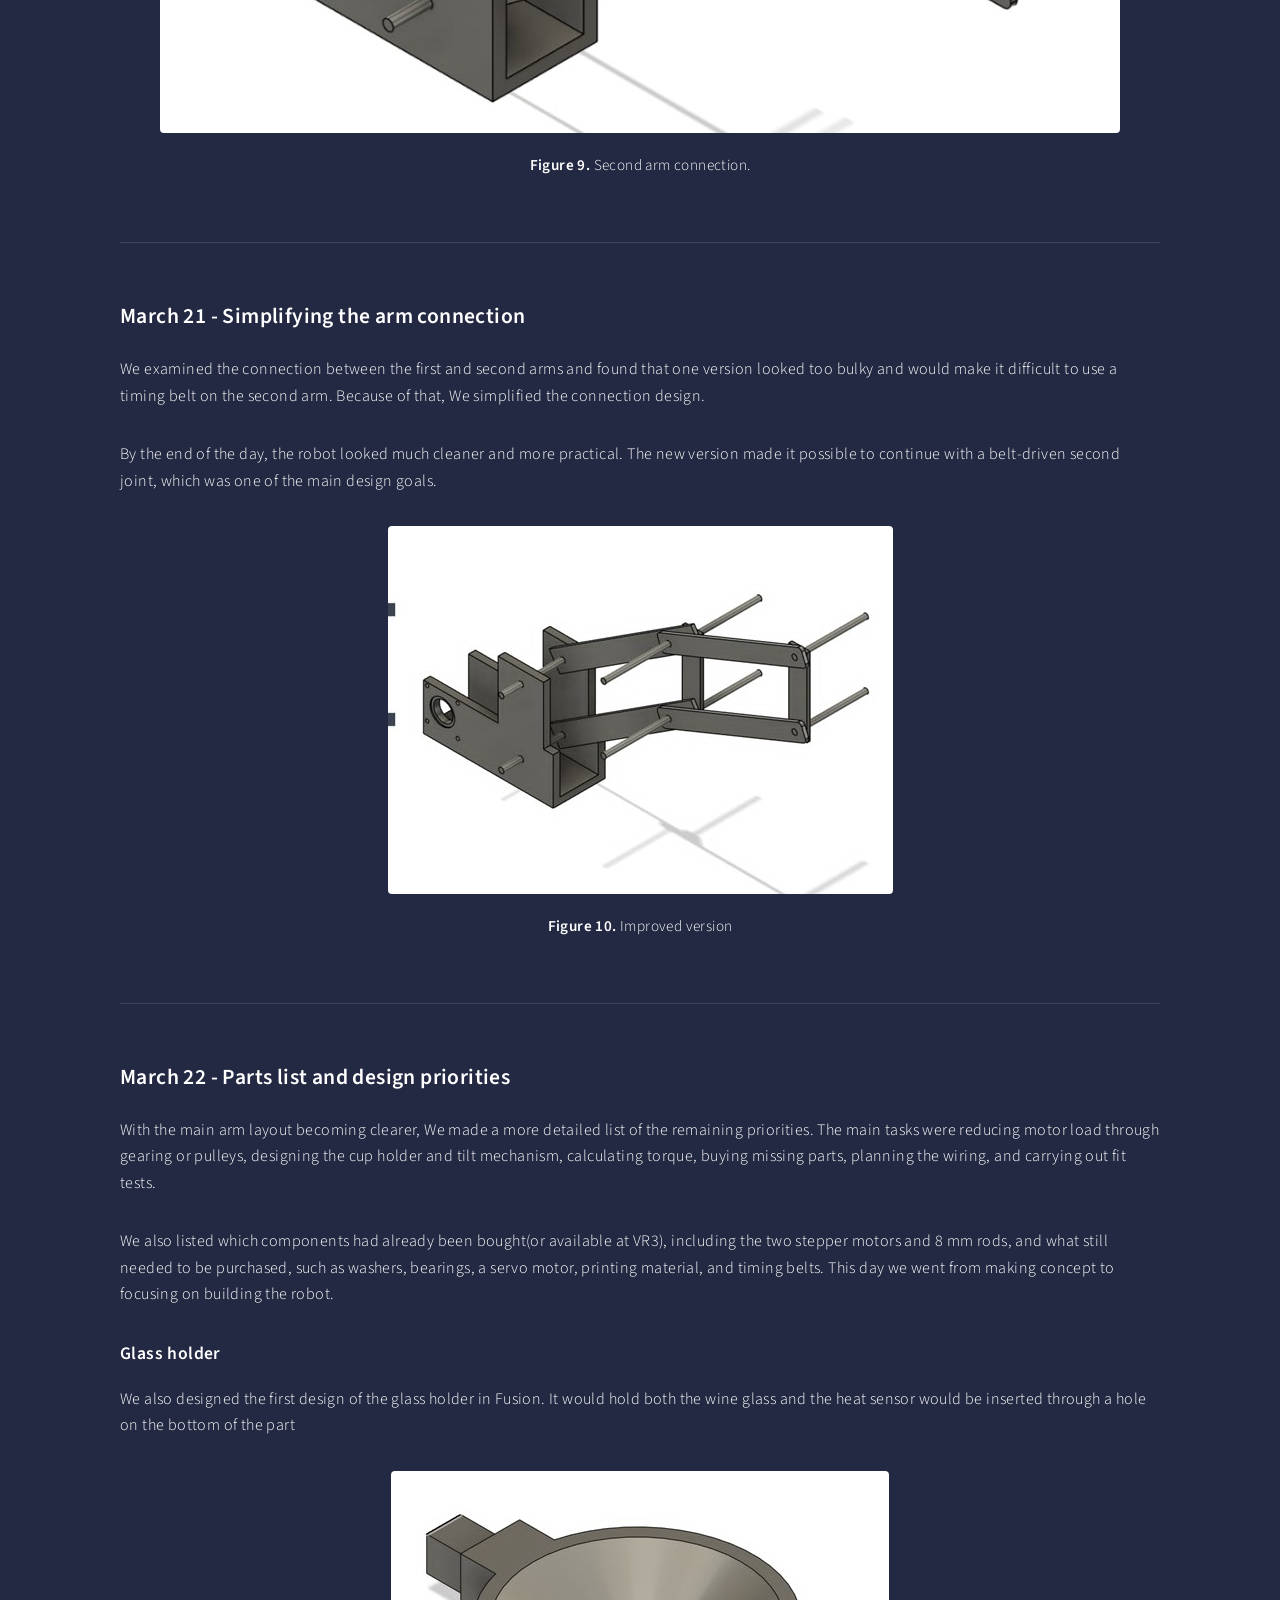
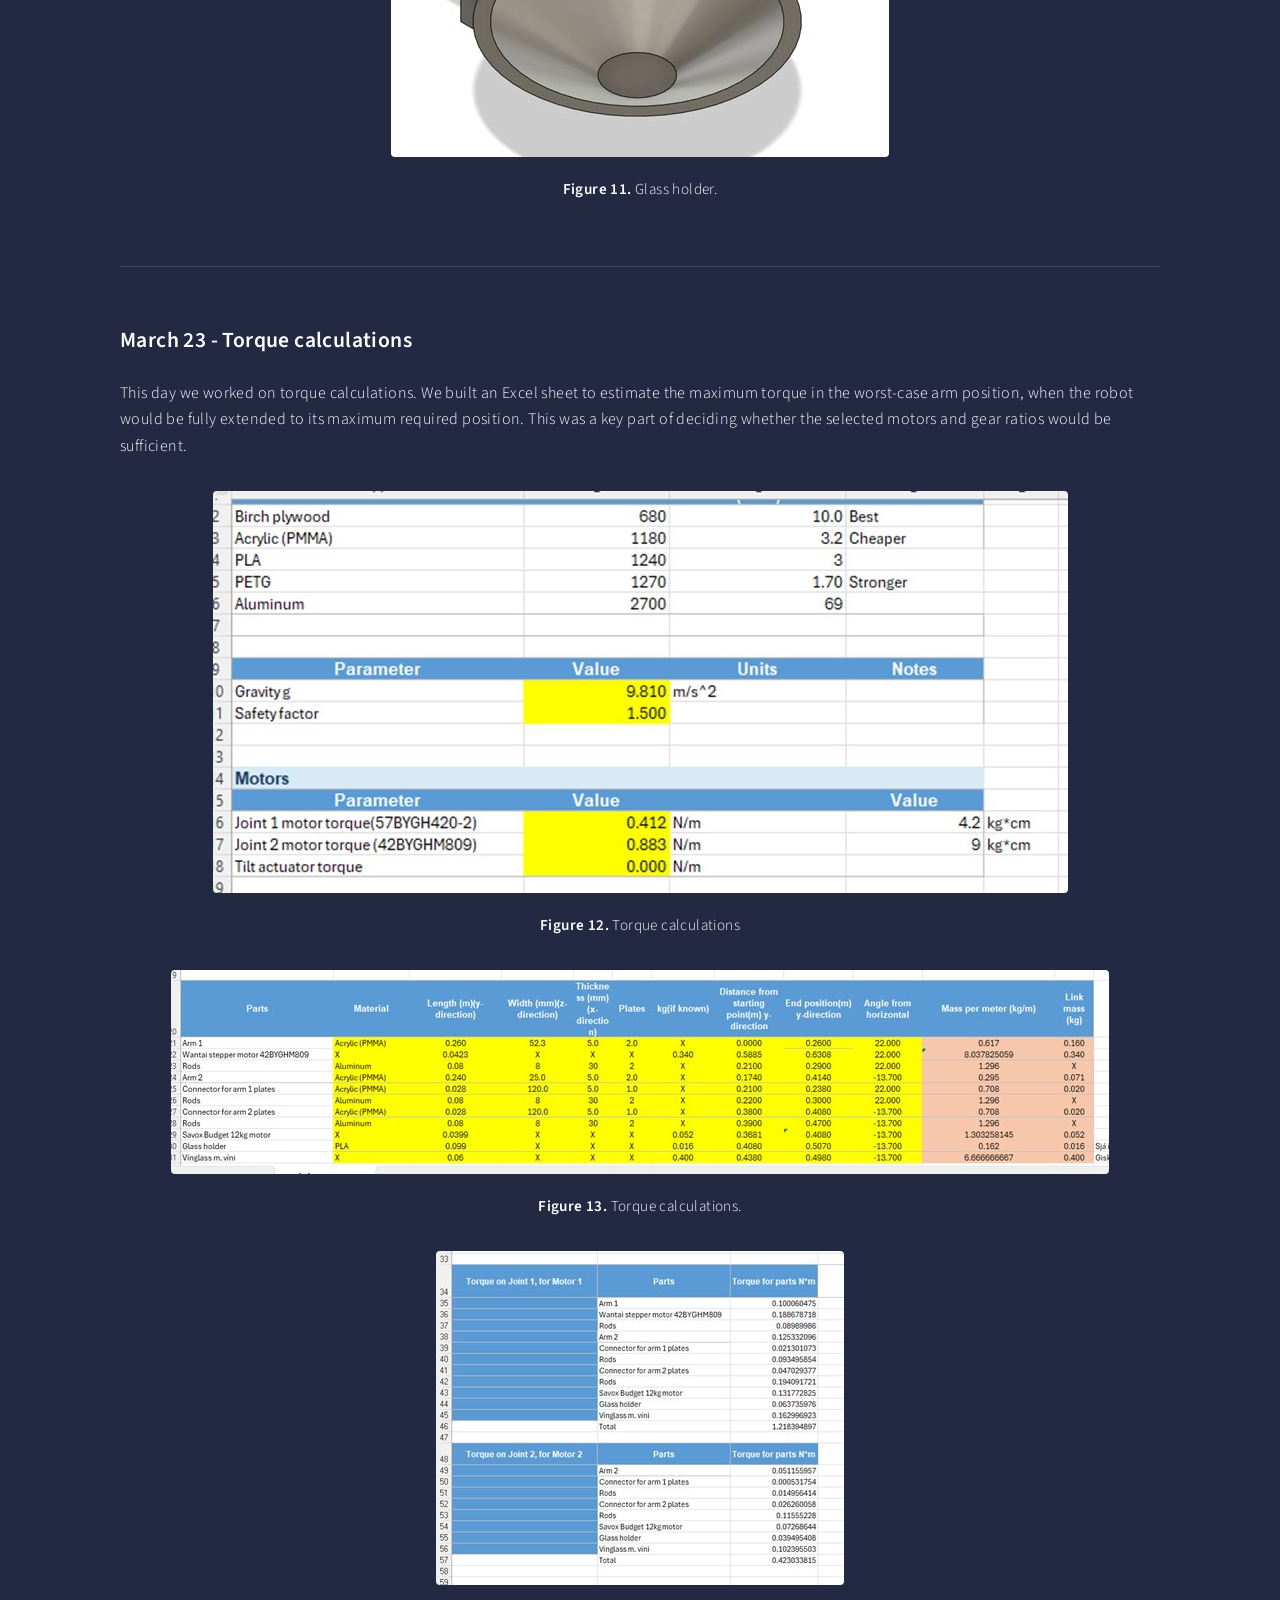
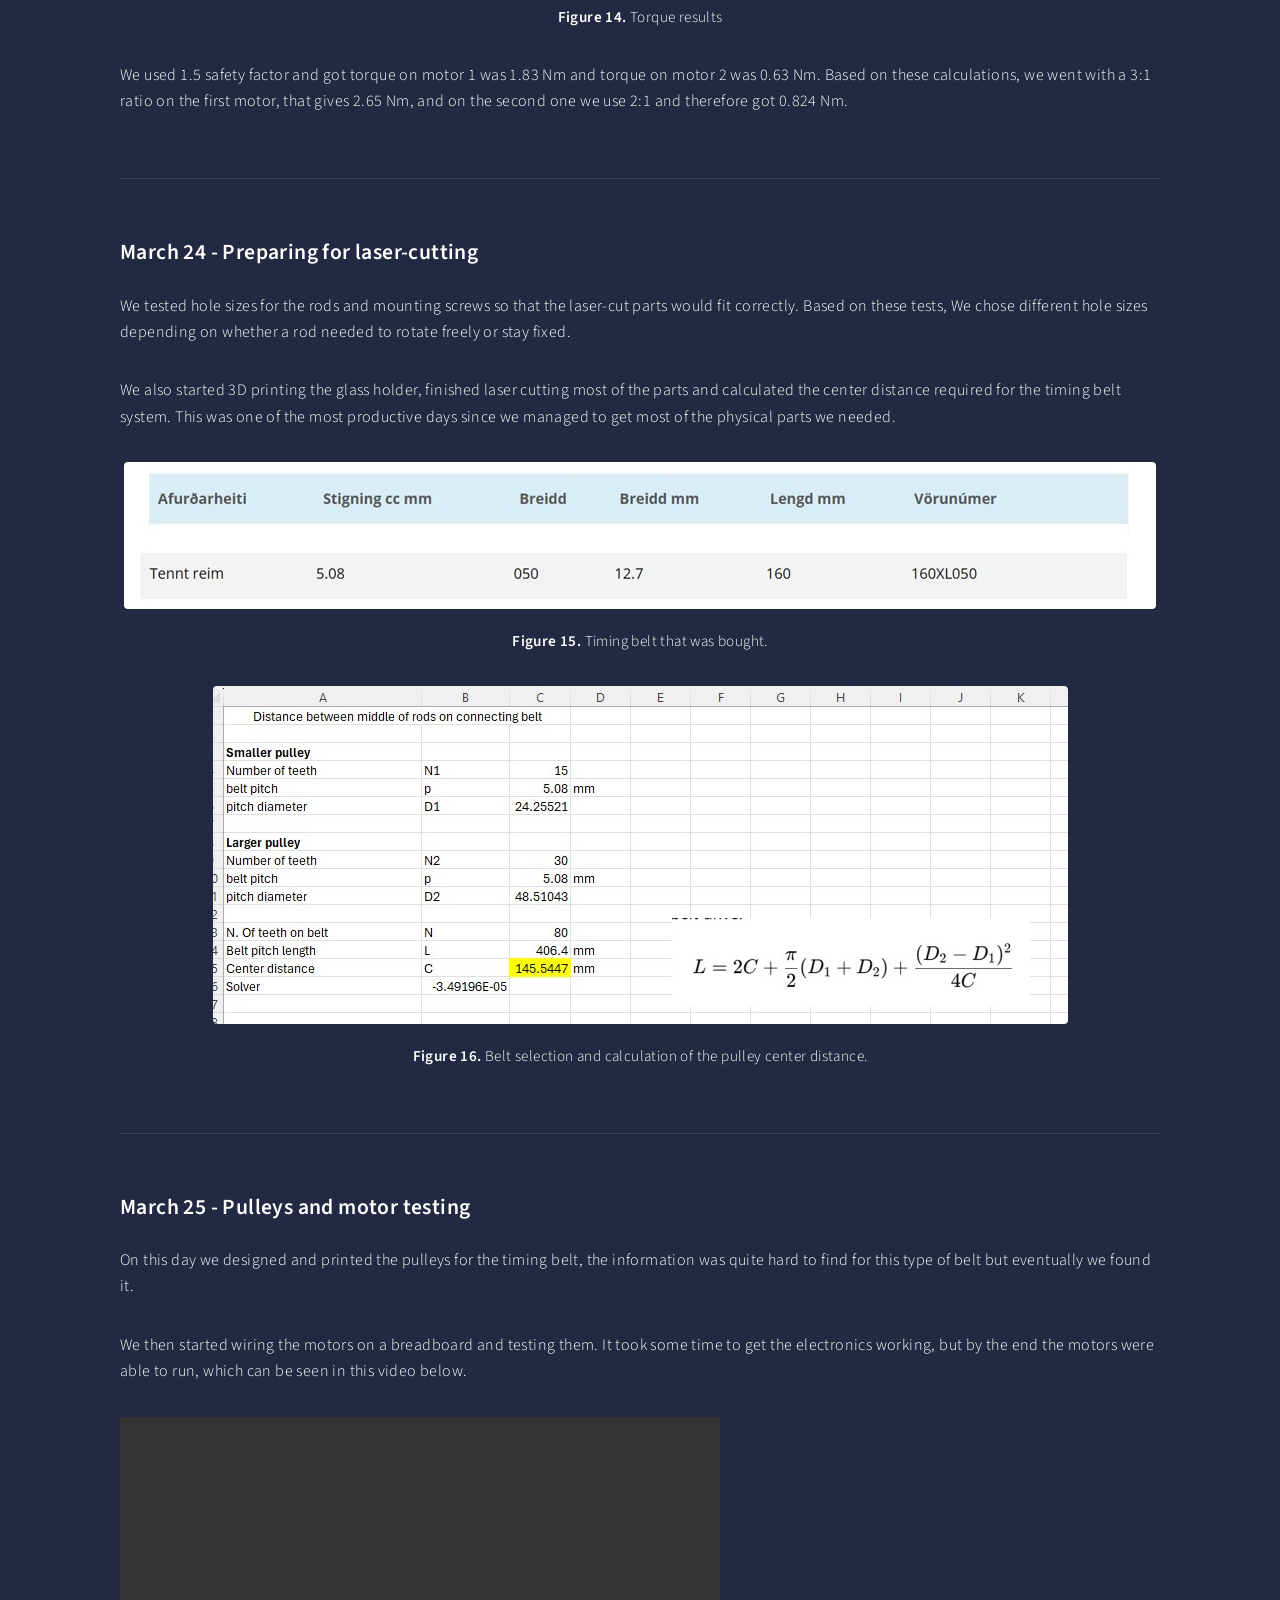
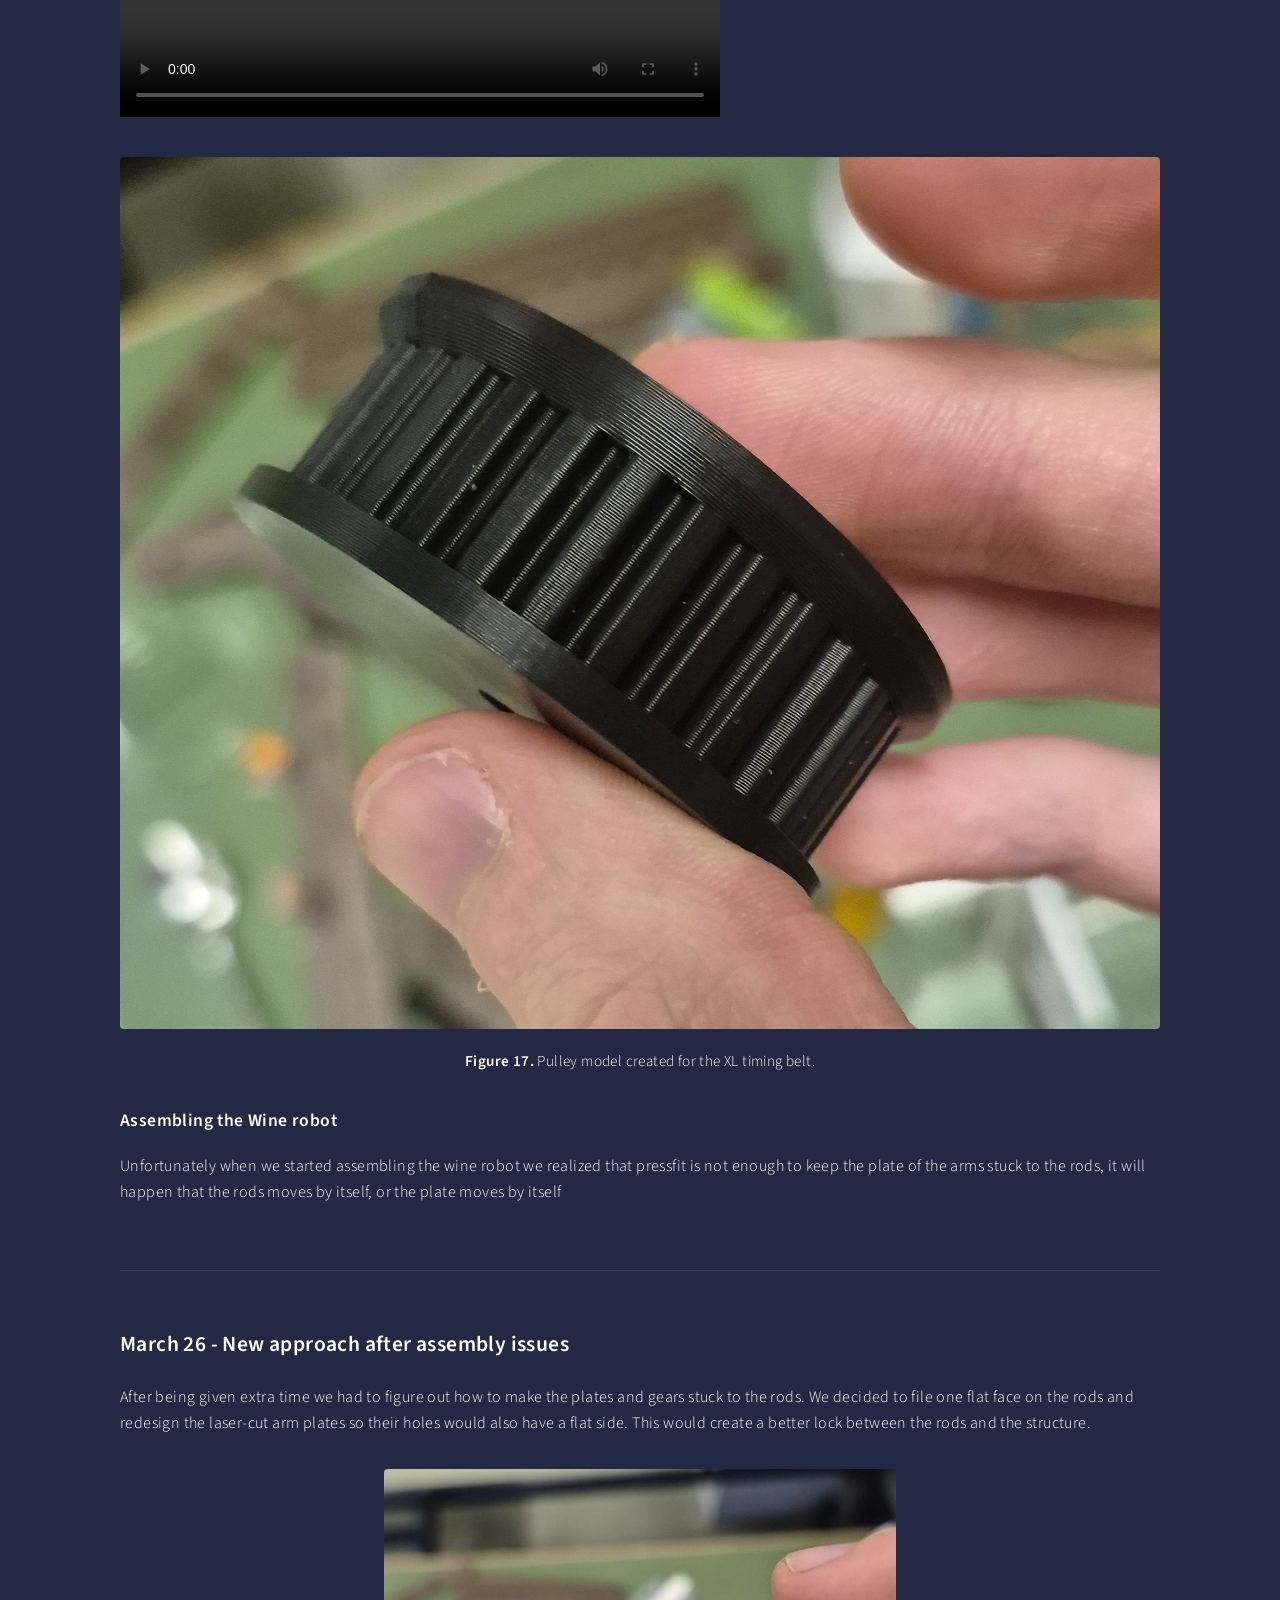
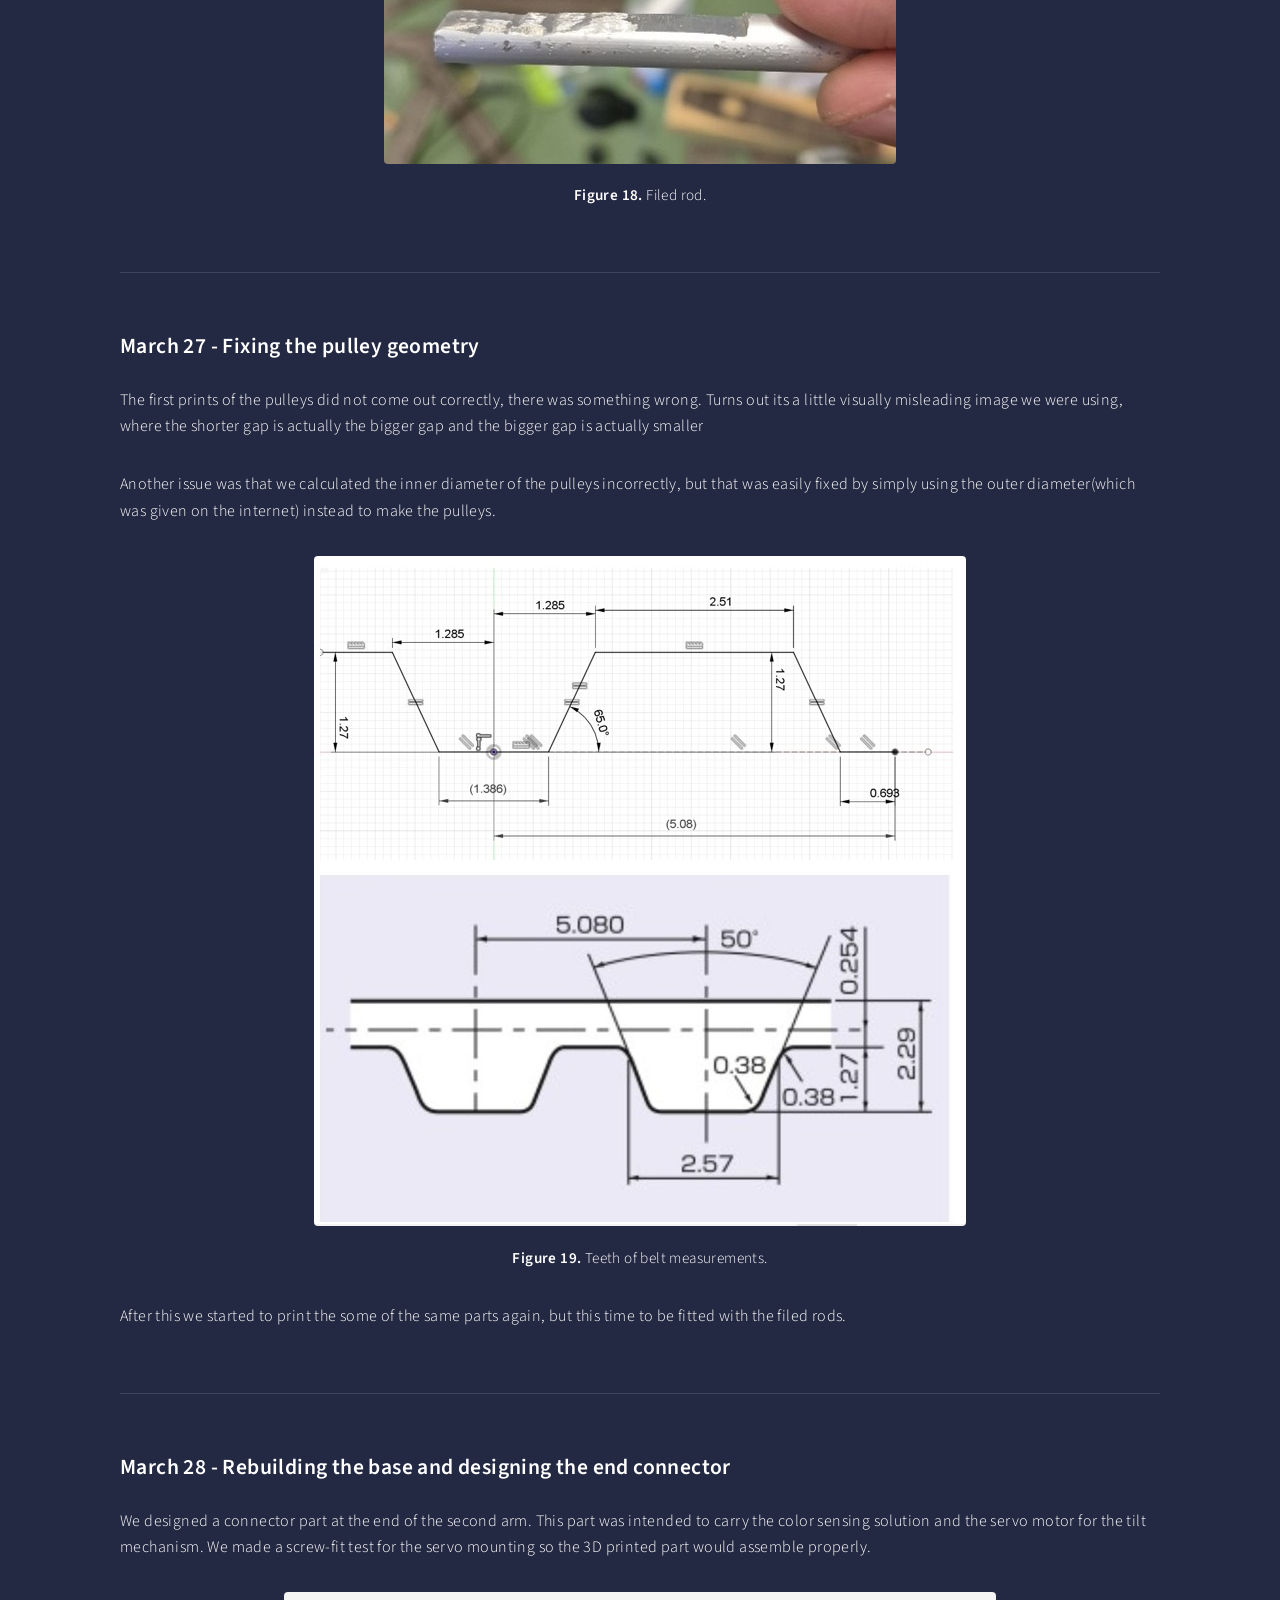
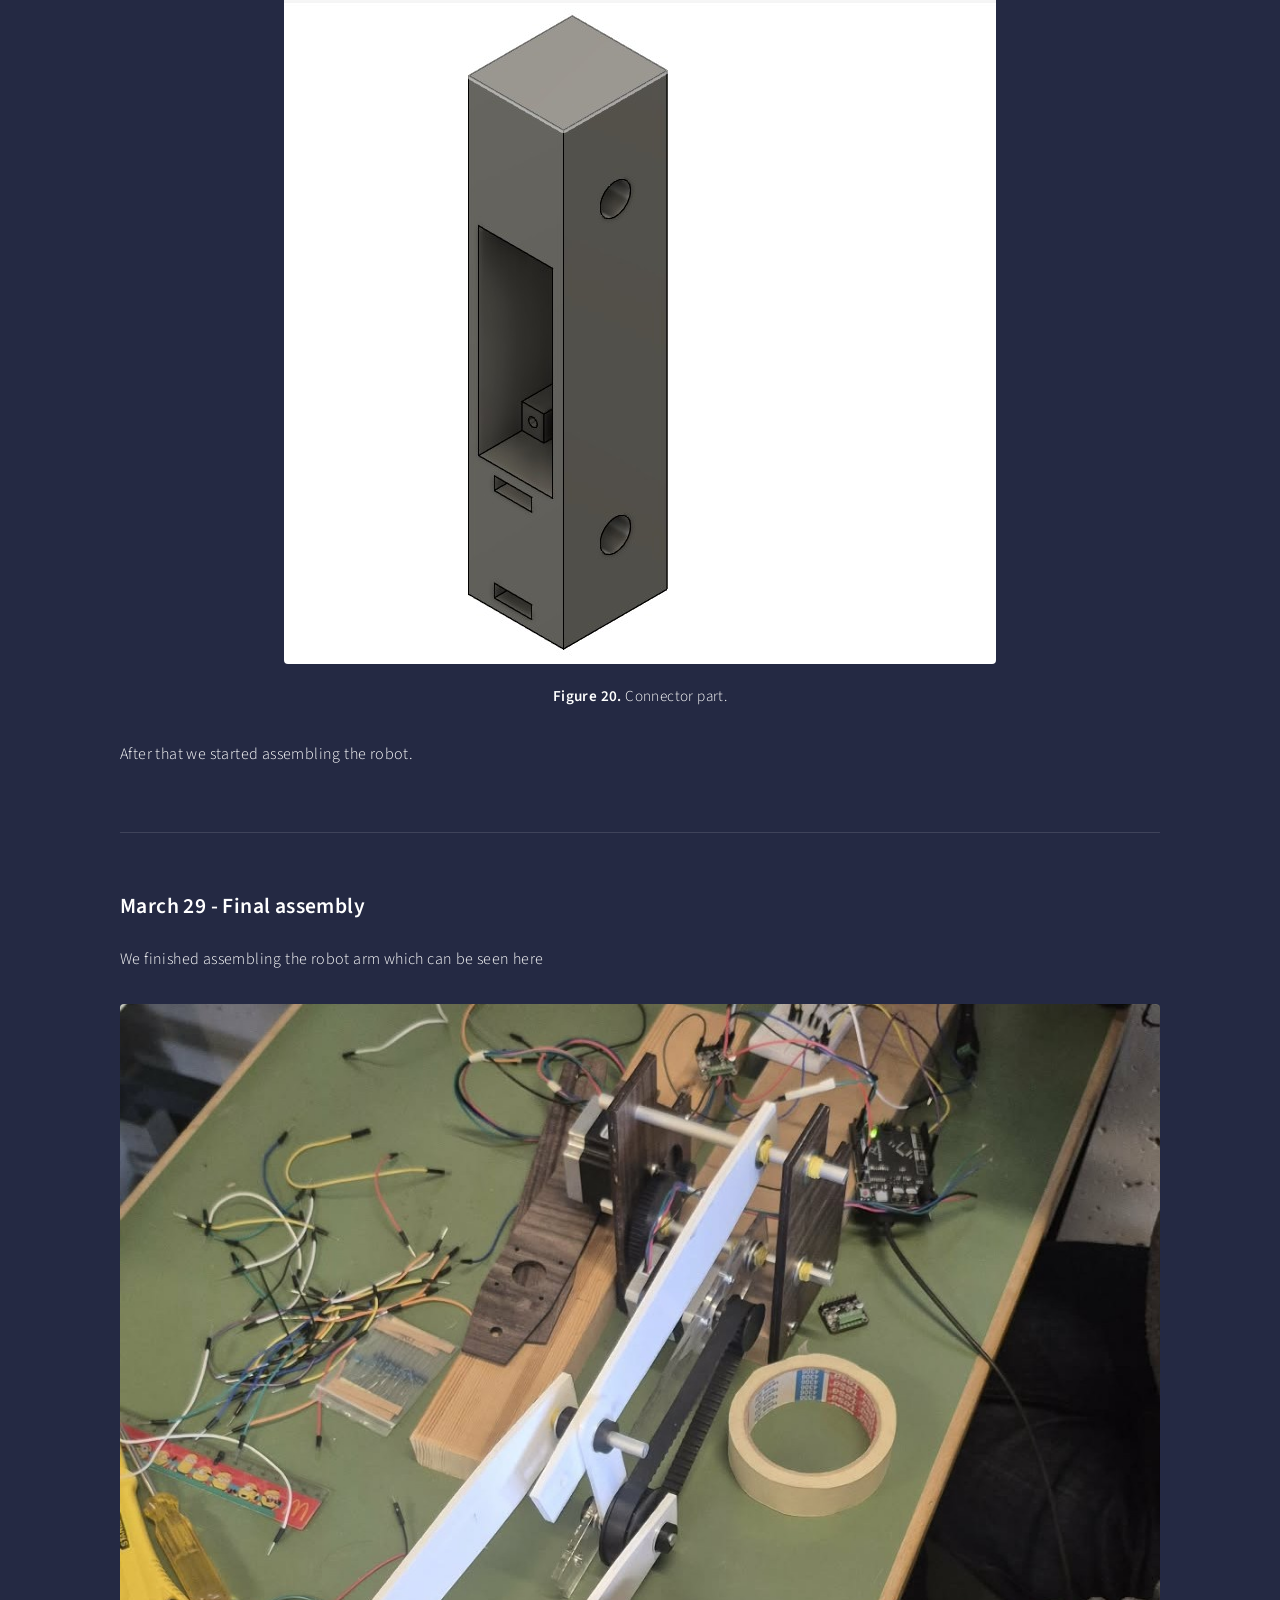
<file: winerobot.html>
<!DOCTYPE HTML>
<!--
	Forty by HTML5 UP
	html5up.net | @ajlkn
	Free for personal and commercial use under the CCA 3.0 license (html5up.net/license)
-->
<html>
	<head>
		<title>Project - Wine Robot Workbook</title>
		<meta charset="utf-8" />
		<meta name="viewport" content="width=device-width, initial-scale=1, user-scalable=no" />
		<link rel="stylesheet" href="assets/css/main.css" />
		<noscript><link rel="stylesheet" href="assets/css/noscript.css" /></noscript>
		<style>
			figure {
				margin: 2em 0;
				text-align: center;
			}

			figure img {
				max-width: 100%;
				height: auto;
				border-radius: 4px;
			}

			figcaption {
				margin-top: 0.75em;
				font-size: 0.95em;
			}

			.day-block {
				margin-bottom: 3.5em;
				padding-bottom: 2em;
				border-bottom: 1px solid rgba(255,255,255,0.12);
			}

			.day-block:last-child {
				border-bottom: none;
			}

			.note-box {
				padding: 1.25em;
				border: 1px solid rgba(255,255,255,0.18);
				border-radius: 6px;
				margin: 1.5em 0 2em 0;
			}

			.placeholder-note {
				font-size: 0.95em;
				opacity: 0.9;
			}
		</style>
	</head>
	<body class="is-preload">

		<!-- Wrapper -->
			<div id="wrapper">

				<!-- Header -->
					<header id="header">
						<a href="index.html" class="logo"><strong>Jón Óskar</strong> <span>Wine Robot</span></a>
						<nav>
							<a href="#menu">Menu</a>
						</nav>
					</header>

				<!-- Menu -->
					<nav id="menu">
						<ul class="links">
							<li><a href="index.html">Home</a></li>
							<li><a href="aboutme.html">About Me</a></li>
							<li><a href="resume.html">My Resume</a></li>
							<li><a href="assignment1.html">Assignment 1</a></li>
							<li><a href="assignment2.html">Assignment 2</a></li>
							<li><a href="assignment3.html">Assignment 3</a></li>
							<li><a href="finalassignment_TF.html">Final Assignment </a></li>
							<li><a href="winerobot.html">Wine Robot </a></li>
							<li><a href="finalassignment_TV.html">Final Assignment: Mechatronics </a></li>
						</ul>
					</nav>

				<!-- Main -->
					<div id="main" class="alt">

						<section id="one">
							<div class="inner">
								<header class="major">
									<h1>Wine Robot Project - Workbook</h1>
									<h2>Jón Óskar Guðmundsson and Zoraiz Ahmad</h2>
								</header>

								<p>This workbook shows the development of our wine robot project from the first design ideas to the final stage. The goal of the robot was to pick up a wine glass, move it to the required position, measure the wine temperature, identify whether the drink was red or white wine, and tilt the glass to give one sip. The project included CAD design, prototyping, electronics, coding, laser cutting, and 3D printing.</p>


								<div class="day-block">
									<h3>March 15 - Requirements of robot and initial planning</h3>
									<p>We began by reviewing the project requirements and listing what the robot had to do. The robot needed to pick up a wine glass, move it up by 0.35 m and forward or sideways by 0.2 m, tilt the glass to serve one sip, and return it to the starting position. The robot also had to stay within the required size limits and display temperature, wine type, and a live camera feed on a website.</p>
									<p>We started by checking out the equipment available in VR3. This helped us identify the main components that could be used, including two stepper motors, stepper drivers, a servo motor, a waterproof temperature sensor, and a camera module.</p>
								</div>
								<div class="day-block">
									<h3>March 16 - Early design ideas</h3>
									<p>On this day we focused on possible robot mechanisms. We looked into using a four-bar linkage so that the glass holder would remain upright while the arm moved. This would allow the robot to lift and move the wine glass without needing a separate motor just to keep the glass level. It was definitely something we wanted to use.</p>
									<p>We also checked on some other designs that would help reduce torque so that the motors could move more smoothly. There are plenty of methods to do that, having counterweight on the arm, using springs or gas struts, although its unlikely we can get good springs or gas struts. </p>

									<figure>
										<img src="images/wine-robot/four_bar_linkage_idea.jpg" alt="Four-bar linkage concept" />
										<figcaption><b>Figure 1.</b> Linkage idea.</figcaption>
									</figure>

									<figure>
										<img src="images/wine-robot/counterweight_idea.jpg" alt="Counterweight or spring inspiration" />
										<figcaption><b>Figure 2.</b> Counterweight idea.</figcaption>
									</figure>
								</div>

								<div class="day-block">
									<h3>March 17 - Beginning the robot design</h3>
									<p>We started turning the concept into an actual robot design. One idea was to use a belt system from an old printer so that the motor for the second arm could be positioned closer to the base. That would reduce the weight carried by the arm and make the system more stable.</p>
									<p>We also thought about the risk of the robot tipping over. Because of this, we considered different placements for the large stepper motor and how a gearbox might help if the base motor had to be moved farther away.</p>

									<figure>
										<img src="images/wine-robot/belt_drawing.jpg" alt="Sketch for moving the second arm using a belt" />
										<figcaption><b>Figure 3.</b> Sketch of belt for driving the second arm while keeping the motor near the base.</figcaption>
									</figure>

								</div>

								<div class="day-block">
									<h3>March 18 - Modelling the first parts</h3>
									<p>We began designing the main parts in Fusion 360. The first components modelled were the robot base, the gearbox area, and the parameters needed for the large stepper motor and the first arm. This gave us a much clearer idea of how the arm would be assembled physically.</p>

									<figure>
										<img src="images/wine-robot/parameters_base.jpg" alt="Fusion 360 parameters for the robot base" />
										<figcaption><b>Figure 4.</b> Example of parameters used for the base and motor mounting.</figcaption>
									</figure>

									<figure>
										<img src="images/wine-robot/initial_design.jpg" alt="Early CAD model of the robot" />
										<figcaption><b>Figure 5.</b> Initial design</figcaption>
									</figure>
								</div>

								<div class="day-block">
									<h3>March 19 - Improving the four-bar linkage</h3>
									<p>We are now making the design so the first arm uses a proper four-bar linkage. We used a simple linkage program to understand the motion better and confirm that the end section would stay aligned as the arm moved. That alignment was essential because the wine glass needed to stay upright before the final tilt action.</p>

									<figure>
										<img src="images/wine-robot/four_bar_linkage_program.jpg" alt="Four-bar linkage simulation" />
										<figcaption><b>Figure 6.</b> Simple linkage study showing how the upright section could stay aligned.</figcaption>
									</figure>

									<p>Line 3 in Figure 6 remains aligned throughout the motion, which means the wine glass stays upright.</p>
									<figure>
										<img src="images/wine-robot/second_design.jpg" alt="Updated CAD model with four-bar linkage" />
										<figcaption><b>Figure 7.</b> Updated CAD model with the four-bar linkage.</figcaption>
									</figure>
									<p>This turned out wrong, the linkages are not in the correct place, and we should probably only use two plates for each arm, since we will probably be using acrylic plates for this and that is better to have thick and big rather than small and thin. </p>
								</div>

								<div class="day-block">
									<h3>March 20 - Reviewing remaining tasks and refining the design</h3>
									<p>We made a structured list of everything still left to do to help organize the project: finishing the design, calculating torque and center of mass, buying parts, wiring the electronics, coding the motors and sensors, and testing tolerances and holes.</p>
									<p>At the same time, we continued improving the four-bar linkage layout so it is actually a four bar linkage that we want, here is it how it currently looks</p>

									<figure>
										<img src="images/wine-robot/third_design.jpg" alt="Task list and project planning" />
										<figcaption><b>Figure 8.</b> First arm</figcaption>
									</figure>

									<figure>
										<img src="images/wine-robot/fourth_design.jpg" alt="Intermediate arm design" />
										<figcaption><b>Figure 9.</b> Second arm connection.</figcaption>
									</figure>
								</div>

								<div class="day-block">
									<h3>March 21 - Simplifying the arm connection</h3>
									<p>We examined the connection between the first and second arms and found that one version looked too bulky and would make it difficult to use a timing belt on the second arm. Because of that, We simplified the connection design.</p>
									<p>By the end of the day, the robot looked much cleaner and more practical. The new version made it possible to continue with a belt-driven second joint, which was one of the main design goals.</p>

									<figure>
										<img src="images/wine-robot/fifth_design.jpg" alt="Clunky connection concept" />
										<figcaption><b>Figure 10.</b> Improved version</figcaption>
									</figure>

								</div>

								<div class="day-block">
									<h3>March 22 - Parts list and design priorities</h3>
									<p>With the main arm layout becoming clearer, We made a more detailed list of the remaining priorities. The main tasks were reducing motor load through gearing or pulleys, designing the cup holder and tilt mechanism, calculating torque, buying missing parts, planning the wiring, and carrying out fit tests.</p>
									<p>We also listed which components had already been bought(or available at VR3), including the two stepper motors and 8 mm rods, and what still needed to be purchased, such as washers, bearings, a servo motor, printing material, and timing belts. This day we went from making concept to focusing on building the robot.</p>

									<h4>Glass holder</h4>
									<p>We also designed the first design of the glass holder in Fusion. It would hold both the wine glass and the heat sensor would be inserted through a hole on the bottom of the part</p>

									<figure>
										<img src="images/wine-robot/cup_holder.jpg" alt="Robot arm model before final part selection" />
										<figcaption><b>Figure 11.</b> Glass holder.</figcaption>
									</figure>

								</div>

								<div class="day-block">
									<h3>March 23 - Torque calculations</h3>
									<p>This day we worked on torque calculations. We built an Excel sheet to estimate the maximum torque in the worst-case arm position, when the robot would be fully extended to its maximum required position. This was a key part of deciding whether the selected motors and gear ratios would be sufficient.</p>

									<figure>
										<img src="images/wine-robot/excel_1.jpg" alt="Cup holder concept" />
										<figcaption><b>Figure 12.</b> Torque calculations</figcaption>
									</figure>

									<figure>
										<img src="images/wine-robot/excel_2.jpg" alt="Torque calculation spreadsheet" />
										<figcaption><b>Figure 13.</b> Torque calculations.</figcaption>
									</figure>

									<figure>
									<img src="images/wine-robot/excel_3.jpg" alt="Toue calculation spreadsheet" />
										<figcaption><b>Figure 14.</b> Torque results</figcaption>
									</figure>
									<p>We used 1.5 safety factor and got torque on motor 1 was 1.83 Nm and torque on motor 2 was 0.63 Nm. Based on these calculations, we went with a 3:1 ratio on the first motor, that gives 2.65 Nm, and on the second one we use 2:1 and therefore got 0.824 Nm.
</p>
								</div>

								<div class="day-block">
									<h3>March 24 - Preparing for laser-cutting</h3>
									<p> We tested hole sizes for the rods and mounting screws so that the laser-cut parts would fit correctly. Based on these tests, We chose different hole sizes depending on whether a rod needed to rotate freely or stay fixed.</p>
									<p>We also started 3D printing the glass holder, finished laser cutting most of the parts and calculated the center distance required for the timing belt system. This was one of the most productive days since we managed to get most of the physical parts we needed.</p>

									<figure>
										<img src="images/wine-robot/teeth_belt.jpg" alt="Motor dimensions and fit tests" />
										<figcaption><b>Figure 15.</b> Timing belt that was bought.</figcaption>
									</figure>

									<figure>
										<img src="images/wine-robot/teeth_belt_calc.jpg" alt="Timing belt and center distance calculation" />
										<figcaption><b>Figure 16.</b> Belt selection and calculation of the pulley center distance.</figcaption>
									</figure>
								</div>

								<div class="day-block">
									<h3>March 25 - Pulleys and motor testing</h3>
									<p>On this day we designed and printed the pulleys for the timing belt, the information was quite hard to find for this type of belt but eventually we found it.</p>
									<p> We then started wiring the motors on a breadboard and testing them. It took some time to get the electronics working, but by the end the motors were able to run, which can be seen in this video below.</p>

									<video controls width="600">
									  <source src="motor_test.mp4" type="video/mp4">
									  Your browser does not support the video tag.
									</video>

									<figure>
										<img src="images/wine-robot/pulley_1.jpg" alt="Pulley CAD model" />
										<figcaption><b>Figure 17.</b> Pulley model created for the XL timing belt.</figcaption>
									</figure>
									<h4>Assembling the Wine robot</h4>
									<p>Unfortunately when we started assembling the wine robot we realized that pressfit is not enough to keep the plate of the arms stuck to the rods, it will happen that the rods moves by itself, or the plate moves by itself</p>
								</div>

								<div class="day-block">
									<h3>March 26 - New approach after assembly issues</h3>
									<p>After being given extra time we had to figure out how to make the plates and gears stuck to the rods. We decided to file one flat face on the rods and redesign the laser-cut arm plates so their holes would also have a flat side. This would create a better lock between the rods and the structure.</p>

									<figure>
										<img src="images/wine-robot/filed_rod.jpg" alt="Electronics setup and testing" />
										<figcaption><b>Figure 18.</b> Filed rod.</figcaption>
									</figure>


								</div>

								<div class="day-block">
									<h3>March 27 - Fixing the pulley geometry</h3>
									<p>The first prints of the pulleys did not come out correctly, there was something wrong. Turns out its a little visually misleading image we were using, where the shorter gap is actually the bigger gap and the bigger gap is actually smaller</p>
									<p>Another issue was that we calculated the inner diameter of the pulleys incorrectly, but that was easily fixed by simply using the outer diameter(which was given on the internet) instead to make the pulleys.</p>
									<figure>
										<img src="images/wine-robot/pulley_measurements.jpg" alt="Rod filing work" />
										<figcaption><b>Figure 19.</b> Teeth of belt measurements.</figcaption>
									</figure>
									<p>After this we started to print the some of the same parts again, but this time to be fitted with the filed rods.</p>
								</div>

								<div class="day-block">
									<h3>March 28 - Rebuilding the base and designing the end connector</h3>
									<p>We designed a connector part at the end of the second arm. This part was intended to carry the color sensing solution and the servo motor for the tilt mechanism. We made a screw-fit test for the servo mounting so the 3D printed part would assemble properly.</p>

									<figure>
										<img src="images/wine-robot/connector.jpg" alt="New wider base plate" />
										<figcaption><b>Figure 20.</b> Connector part.</figcaption>
									</figure>
									<p>After that we started assembling the robot.</p>
								</div>

								<div class="day-block">
									<h3>March 29 - Final assembly</h3>
									<p>We finished assembling the robot arm which can be seen here</p>
									<figure>
										<img src="images/wine-robot/arm_robot_full.jpg" alt="Second arm connector design" />
										<figcaption><b>Figure 21.</b> Fully completed arm robot</figcaption>
									</figure>

									<p>Now we connected every electronic on to the breadboard and started testing each separately.</p>
								</div>
								<div class="day-block">
									<h3>March 30 - Final testing and what went wrong</h3>
									<p>First up was testing the big stepper motor that moves the whole arm. It did at first not work for the whole arm currently but it moves when we have only one arm attached. Also the we seem to have filed a bit too much on the axle that holds the gear so there is small degree where nothing moves except the gears.
										After changing the code and adjusting the voltage on the power adapter the motor can now move the full arm. We also filed a new rod so that it fits more tightly with the gear. This is the only video we took of it, but we did manage to move it further than this.
									</p>
									<video controls style="max-width: 100%; height: auto;">
									  <source src="all_arm_moving.mp4" type="video/mp4">
									  Your browser does not support the video tag.
									</video>
									<p>After that checked the movement of the second joint for the second motor, the motor was not able to move the arm, it kept jumping teeth on the teeth belt. No matter what we tried we could not get it to work. Possible problems were that there was too much torque required, the belt would get slightly misaligned during the process which causes it to not work. That misalignment is due to the main joints on the first arms being misaligned, that is the holes on the base plates.</p>
									<p>We then tried making half the length of the second arms to see if motor 2 could then do it. That worked but it made it so we could not move 40 cm away from starting point. Here is a video showing the mechanism working on one arm plate</p>
									<video controls style="max-width: 100%; height: auto;">
									  <source src="second_arm_moving.mp4" type="video/mp4">
									  Your browser does not support the video tag.
									</video>
									<p>Now we tried moving both of the motors at the same time, unfortunately that is when the axle on the first motor started moving independently of the gear connected to it. That made it so the motor did not move the arm. We tried attaching aluminum foil around the motor axle to make the gear move with it but it did not work. The issue could be that the gear is simply too small, the gear ratio needed to be 3:1 but we made the gear so small that the force on the motor would rather resist movement on the gear rather than move the robot arm.</p>
								</div>

								<h2>Final reflection</h2>
								<p>Even though the final robot did not fully work, the project still taught us much about the process of creating something under much time pressure. We should have made some plan from the beginning where we estimate how much time every task takes (design, tests, coding etc) and where we should be in the process for each week. Doing smaller tests to begin with would've saved us a lot of time, for example for the pressfitted arms to the rods that did not work even though Fusion showed that it worked, or the misalignment of the rods of the base. If we were to do it again we would focus more on planning, making many small tests to save time, have some mechanism that reduced the load on the motors, like counterweighting. </p>
							</div>
						</section>
					</div>

				<!-- Contact -->
					<section id="contact">
						<section class="split">
							<section>
								<div class="contact-method">
									<span class="icon solid alt fa-envelope"></span>
									<h3>Email</h3>
									<a href="#">jog73@hi.is</a>
								</div>
							</section>
							<section>
								<div class="contact-method">
									<span class="icon solid alt fa-phone"></span>
									<h3>Phone</h3>
									<span>(+354) 777-6768</span>
								</div>
							</section>
							<section>
								<div class="contact-method">
									<span class="icon solid alt fa-home"></span>
									<h3>Address</h3>
									<span>Dalaþing 16<br />
									203 Kópavogur<br />
									Iceland</span>
								</div>
							</section>
						</section>
					</section>

				<!-- Footer -->
					<footer id="footer">
						<div class="inner">
							<ul class="copyright">
								<li>&copy; Jón Óskar Guðmundsson. All rights reserved</li><li>Design: <a href="https://html5up.net">HTML5 UP</a></li>
							</ul>
						</div>
					</footer>

			</div>

		<!-- Scripts -->
			<script src="assets/js/jquery.min.js"></script>
			<script src="assets/js/jquery.scrolly.min.js"></script>
			<script src="assets/js/jquery.scrollex.min.js"></script>
			<script src="assets/js/browser.min.js"></script>
			<script src="assets/js/breakpoints.min.js"></script>
			<script src="assets/js/util.js"></script>
			<script src="assets/js/main.js"></script>

	</body>
</html>
</file>
<file: assets/css/noscript.css>
/*
	Forty by HTML5 UP
	html5up.net | @ajlkn
	Free for personal and commercial use under the CCA 3.0 license (html5up.net/license)
*/

/* Banner */

	body.is-preload #banner:after {
		opacity: 0.85;
	}

	body.is-preload #banner > .inner {
		-moz-filter: none;
		-webkit-filter: none;
		-ms-filter: none;
		filter: none;
		-moz-transform: none;
		-webkit-transform: none;
		-ms-transform: none;
		transform: none;
		opacity: 1;
	}
</file>
<file: assets/css/main.css>
@import url(fontawesome-all.min.css);
@import url("https://fonts.googleapis.com/css?family=Source+Sans+Pro:300,300italic,600,600italic");

/*
	Forty by HTML5 UP
	html5up.net | @ajlkn
	Free for personal and commercial use under the CCA 3.0 license (html5up.net/license)
*/

html, body, div, span, applet, object,
iframe, h1, h2, h3, h4, h5, h6, p, blockquote,
pre, a, abbr, acronym, address, big, cite,
code, del, dfn, em, img, ins, kbd, q, s, samp,
small, strike, strong, sub, sup, tt, var, b,
u, i, center, dl, dt, dd, ol, ul, li, fieldset,
form, label, legend, table, caption, tbody,
tfoot, thead, tr, th, td, article, aside,
canvas, details, embed, figure, figcaption,
footer, header, hgroup, menu, nav, output, ruby,
section, summary, time, mark, audio, video {
	margin: 0;
	padding: 0;
	border: 0;
	font-size: 100%;
	font: inherit;
	vertical-align: baseline;}

article, aside, details, figcaption, figure,
footer, header, hgroup, menu, nav, section {
	display: block;}

body {
	line-height: 1;
}

ol, ul {
	list-style: none;
}

blockquote, q {
	quotes: none;
}

	blockquote:before, blockquote:after, q:before, q:after {
		content: '';
		content: none;
	}

table {
	border-collapse: collapse;
	border-spacing: 0;
}

body {
	-webkit-text-size-adjust: none;
}

mark {
	background-color: transparent;
	color: inherit;
}

input::-moz-focus-inner {
	border: 0;
	padding: 0;
}

input, select, textarea {
	-moz-appearance: none;
	-webkit-appearance: none;
	-ms-appearance: none;
	appearance: none;
}

/* Basic */

	@-ms-viewport {
		width: device-width;
	}

	body {
		-ms-overflow-style: scrollbar;
	}

	@media screen and (max-width: 480px) {

		html, body {
			min-width: 320px;
		}

	}

	html {
		box-sizing: border-box;
	}

	*, *:before, *:after {
		box-sizing: inherit;
	}

	body {
		background: #242943; /* #242943 */
	}

		body.is-preload *, body.is-preload *:before, body.is-preload *:after {
			-moz-animation: none !important;
			-webkit-animation: none !important;
			-ms-animation: none !important;
			animation: none !important;
			-moz-transition: none !important;
			-webkit-transition: none !important;
			-ms-transition: none !important;
			transition: none !important;
		}

/* Type */

	body, input, select, textarea {
		color: #ffffff;
		font-family: "Source Sans Pro", Helvetica, sans-serif;
		font-size: 17pt;
		font-weight: 300;
		letter-spacing: 0.025em;
		line-height: 1.65;
	}

		@media screen and (max-width: 1680px) {

			body, input, select, textarea {
				font-size: 14pt;
			}

		}

		@media screen and (max-width: 1280px) {

			body, input, select, textarea {
				font-size: 12pt;
			}

		}

		@media screen and (max-width: 360px) {

			body, input, select, textarea {
				font-size: 11pt;
			}

		}

	a {
		-moz-transition: color 0.2s ease-in-out, border-bottom-color 0.2s ease-in-out;
		-webkit-transition: color 0.2s ease-in-out, border-bottom-color 0.2s ease-in-out;
		-ms-transition: color 0.2s ease-in-out, border-bottom-color 0.2s ease-in-out;
		transition: color 0.2s ease-in-out, border-bottom-color 0.2s ease-in-out;
		border-bottom: dotted 1px;
		color: inherit;
		text-decoration: none;
	}

		a:hover {
			border-bottom-color: transparent;
			color: #9bf1ff !important;
		}

		a:active {
			color: #53e3fb !important;
		}

	strong, b {
		color: #ffffff;
		font-weight: 600;
	}

	em, i {
		font-style: italic;
	}

	p {
		margin: 0 0 2em 0;
	}

	h1, h2, h3, h4, h5, h6 {
		color: #ffffff;
		font-weight: 600;
		line-height: 1.65;
		margin: 0 0 1em 0;
	}

		h1 a, h2 a, h3 a, h4 a, h5 a, h6 a {
			color: inherit;
			border-bottom: 0;
		}

	h1 {
		font-size: 2.5em;
	}

	h2 {
		font-size: 1.75em;
	}

	h3 {
		font-size: 1.35em;
	}

	h4 {
		font-size: 1.1em;
	}

	h5 {
		font-size: 0.9em;
	}

	h6 {
		font-size: 0.7em;
	}

	@media screen and (max-width: 736px) {

		h1 {
			font-size: 2em;
		}

		h2 {
			font-size: 1.5em;
		}

		h3 {
			font-size: 1.25em;
		}

	}

	sub {
		font-size: 0.8em;
		position: relative;
		top: 0.5em;
	}

	sup {
		font-size: 0.8em;
		position: relative;
		top: -0.5em;
	}

	blockquote {
		border-left: solid 4px rgba(212, 212, 255, 0.1);
		font-style: italic;
		margin: 0 0 2em 0;
		padding: 0.5em 0 0.5em 2em;
	}

	code {
		background: rgba(212, 212, 255, 0.035);
		font-family: "Courier New", monospace;
		font-size: 0.9em;
		margin: 0 0.25em;
		padding: 0.25em 0.65em;
	}

	pre {
		-webkit-overflow-scrolling: touch;
		font-family: "Courier New", monospace;
		font-size: 0.9em;
		margin: 0 0 2em 0;
	}

		pre code {
			display: block;
			line-height: 1.75;
			padding: 1em 1.5em;
			overflow-x: auto;
		}

	hr {
		border: 0;
		border-bottom: solid 1px rgba(212, 212, 255, 0.1);
		margin: 2em 0;
	}

		hr.major {
			margin: 3em 0;
		}

	.align-left {
		text-align: left;
	}

	.align-center {
		text-align: center;
	}

	.align-right {
		text-align: right;
	}

/* Row */

	.row {
		display: flex;
		flex-wrap: wrap;
		box-sizing: border-box;
		align-items: stretch;
	}

		.row > * {
			box-sizing: border-box;
		}

		.row.gtr-uniform > * > :last-child {
			margin-bottom: 0;
		}

		.row.aln-left {
			justify-content: flex-start;
		}

		.row.aln-center {
			justify-content: center;
		}

		.row.aln-right {
			justify-content: flex-end;
		}

		.row.aln-top {
			align-items: flex-start;
		}

		.row.aln-middle {
			align-items: center;
		}

		.row.aln-bottom {
			align-items: flex-end;
		}

		.row > .imp {
			order: -1;
		}

		.row > .col-1 {
			width: 8.33333%;
		}

		.row > .off-1 {
			margin-left: 8.33333%;
		}

		.row > .col-2 {
			width: 16.66667%;
		}

		.row > .off-2 {
			margin-left: 16.66667%;
		}

		.row > .col-3 {
			width: 25%;
		}

		.row > .off-3 {
			margin-left: 25%;
		}

		.row > .col-4 {
			width: 33.33333%;
		}

		.row > .off-4 {
			margin-left: 33.33333%;
		}

		.row > .col-5 {
			width: 41.66667%;
		}

		.row > .off-5 {
			margin-left: 41.66667%;
		}

		.row > .col-6 {
			width: 50%;
		}

		.row > .off-6 {
			margin-left: 50%;
		}

		.row > .col-7 {
			width: 58.33333%;
		}

		.row > .off-7 {
			margin-left: 58.33333%;
		}

		.row > .col-8 {
			width: 66.66667%;
		}

		.row > .off-8 {
			margin-left: 66.66667%;
		}

		.row > .col-9 {
			width: 75%;
		}

		.row > .off-9 {
			margin-left: 75%;
		}

		.row > .col-10 {
			width: 83.33333%;
		}

		.row > .off-10 {
			margin-left: 83.33333%;
		}

		.row > .col-11 {
			width: 91.66667%;
		}

		.row > .off-11 {
			margin-left: 91.66667%;
		}

		.row > .col-12 {
			width: 100%;
		}

		.row > .off-12 {
			margin-left: 100%;
		}

		.row.gtr-0 {
			margin-top: 0;
			margin-left: 0em;
		}

			.row.gtr-0 > * {
				padding: 0 0 0 0em;
			}

			.row.gtr-0.gtr-uniform {
				margin-top: 0em;
			}

				.row.gtr-0.gtr-uniform > * {
					padding-top: 0em;
				}

		.row.gtr-25 {
			margin-top: 0;
			margin-left: -0.5em;
		}

			.row.gtr-25 > * {
				padding: 0 0 0 0.5em;
			}

			.row.gtr-25.gtr-uniform {
				margin-top: -0.5em;
			}

				.row.gtr-25.gtr-uniform > * {
					padding-top: 0.5em;
				}

		.row.gtr-50 {
			margin-top: 0;
			margin-left: -1em;
		}

			.row.gtr-50 > * {
				padding: 0 0 0 1em;
			}

			.row.gtr-50.gtr-uniform {
				margin-top: -1em;
			}

				.row.gtr-50.gtr-uniform > * {
					padding-top: 1em;
				}

		.row {
			margin-top: 0;
			margin-left: -2em;
		}

			.row > * {
				padding: 0 0 0 2em;
			}

			.row.gtr-uniform {
				margin-top: -2em;
			}

				.row.gtr-uniform > * {
					padding-top: 2em;
				}

		.row.gtr-150 {
			margin-top: 0;
			margin-left: -3em;
		}

			.row.gtr-150 > * {
				padding: 0 0 0 3em;
			}

			.row.gtr-150.gtr-uniform {
				margin-top: -3em;
			}

				.row.gtr-150.gtr-uniform > * {
					padding-top: 3em;
				}

		.row.gtr-200 {
			margin-top: 0;
			margin-left: -4em;
		}

			.row.gtr-200 > * {
				padding: 0 0 0 4em;
			}

			.row.gtr-200.gtr-uniform {
				margin-top: -4em;
			}

				.row.gtr-200.gtr-uniform > * {
					padding-top: 4em;
				}

		@media screen and (max-width: 1680px) {

			.row {
				display: flex;
				flex-wrap: wrap;
				box-sizing: border-box;
				align-items: stretch;
			}

				.row > * {
					box-sizing: border-box;
				}

				.row.gtr-uniform > * > :last-child {
					margin-bottom: 0;
				}

				.row.aln-left {
					justify-content: flex-start;
				}

				.row.aln-center {
					justify-content: center;
				}

				.row.aln-right {
					justify-content: flex-end;
				}

				.row.aln-top {
					align-items: flex-start;
				}

				.row.aln-middle {
					align-items: center;
				}

				.row.aln-bottom {
					align-items: flex-end;
				}

				.row > .imp-xlarge {
					order: -1;
				}

				.row > .col-1-xlarge {
					width: 8.33333%;
				}

				.row > .off-1-xlarge {
					margin-left: 8.33333%;
				}

				.row > .col-2-xlarge {
					width: 16.66667%;
				}

				.row > .off-2-xlarge {
					margin-left: 16.66667%;
				}

				.row > .col-3-xlarge {
					width: 25%;
				}

				.row > .off-3-xlarge {
					margin-left: 25%;
				}

				.row > .col-4-xlarge {
					width: 33.33333%;
				}

				.row > .off-4-xlarge {
					margin-left: 33.33333%;
				}

				.row > .col-5-xlarge {
					width: 41.66667%;
				}

				.row > .off-5-xlarge {
					margin-left: 41.66667%;
				}

				.row > .col-6-xlarge {
					width: 50%;
				}

				.row > .off-6-xlarge {
					margin-left: 50%;
				}

				.row > .col-7-xlarge {
					width: 58.33333%;
				}

				.row > .off-7-xlarge {
					margin-left: 58.33333%;
				}

				.row > .col-8-xlarge {
					width: 66.66667%;
				}

				.row > .off-8-xlarge {
					margin-left: 66.66667%;
				}

				.row > .col-9-xlarge {
					width: 75%;
				}

				.row > .off-9-xlarge {
					margin-left: 75%;
				}

				.row > .col-10-xlarge {
					width: 83.33333%;
				}

				.row > .off-10-xlarge {
					margin-left: 83.33333%;
				}

				.row > .col-11-xlarge {
					width: 91.66667%;
				}

				.row > .off-11-xlarge {
					margin-left: 91.66667%;
				}

				.row > .col-12-xlarge {
					width: 100%;
				}

				.row > .off-12-xlarge {
					margin-left: 100%;
				}

				.row.gtr-0 {
					margin-top: 0;
					margin-left: 0em;
				}

					.row.gtr-0 > * {
						padding: 0 0 0 0em;
					}

					.row.gtr-0.gtr-uniform {
						margin-top: 0em;
					}

						.row.gtr-0.gtr-uniform > * {
							padding-top: 0em;
						}

				.row.gtr-25 {
					margin-top: 0;
					margin-left: -0.5em;
				}

					.row.gtr-25 > * {
						padding: 0 0 0 0.5em;
					}

					.row.gtr-25.gtr-uniform {
						margin-top: -0.5em;
					}

						.row.gtr-25.gtr-uniform > * {
							padding-top: 0.5em;
						}

				.row.gtr-50 {
					margin-top: 0;
					margin-left: -1em;
				}

					.row.gtr-50 > * {
						padding: 0 0 0 1em;
					}

					.row.gtr-50.gtr-uniform {
						margin-top: -1em;
					}

						.row.gtr-50.gtr-uniform > * {
							padding-top: 1em;
						}

				.row {
					margin-top: 0;
					margin-left: -2em;
				}

					.row > * {
						padding: 0 0 0 2em;
					}

					.row.gtr-uniform {
						margin-top: -2em;
					}

						.row.gtr-uniform > * {
							padding-top: 2em;
						}

				.row.gtr-150 {
					margin-top: 0;
					margin-left: -3em;
				}

					.row.gtr-150 > * {
						padding: 0 0 0 3em;
					}

					.row.gtr-150.gtr-uniform {
						margin-top: -3em;
					}

						.row.gtr-150.gtr-uniform > * {
							padding-top: 3em;
						}

				.row.gtr-200 {
					margin-top: 0;
					margin-left: -4em;
				}

					.row.gtr-200 > * {
						padding: 0 0 0 4em;
					}

					.row.gtr-200.gtr-uniform {
						margin-top: -4em;
					}

						.row.gtr-200.gtr-uniform > * {
							padding-top: 4em;
						}

		}

		@media screen and (max-width: 1280px) {

			.row {
				display: flex;
				flex-wrap: wrap;
				box-sizing: border-box;
				align-items: stretch;
			}

				.row > * {
					box-sizing: border-box;
				}

				.row.gtr-uniform > * > :last-child {
					margin-bottom: 0;
				}

				.row.aln-left {
					justify-content: flex-start;
				}

				.row.aln-center {
					justify-content: center;
				}

				.row.aln-right {
					justify-content: flex-end;
				}

				.row.aln-top {
					align-items: flex-start;
				}

				.row.aln-middle {
					align-items: center;
				}

				.row.aln-bottom {
					align-items: flex-end;
				}

				.row > .imp-large {
					order: -1;
				}

				.row > .col-1-large {
					width: 8.33333%;
				}

				.row > .off-1-large {
					margin-left: 8.33333%;
				}

				.row > .col-2-large {
					width: 16.66667%;
				}

				.row > .off-2-large {
					margin-left: 16.66667%;
				}

				.row > .col-3-large {
					width: 25%;
				}

				.row > .off-3-large {
					margin-left: 25%;
				}

				.row > .col-4-large {
					width: 33.33333%;
				}

				.row > .off-4-large {
					margin-left: 33.33333%;
				}

				.row > .col-5-large {
					width: 41.66667%;
				}

				.row > .off-5-large {
					margin-left: 41.66667%;
				}

				.row > .col-6-large {
					width: 50%;
				}

				.row > .off-6-large {
					margin-left: 50%;
				}

				.row > .col-7-large {
					width: 58.33333%;
				}

				.row > .off-7-large {
					margin-left: 58.33333%;
				}

				.row > .col-8-large {
					width: 66.66667%;
				}

				.row > .off-8-large {
					margin-left: 66.66667%;
				}

				.row > .col-9-large {
					width: 75%;
				}

				.row > .off-9-large {
					margin-left: 75%;
				}

				.row > .col-10-large {
					width: 83.33333%;
				}

				.row > .off-10-large {
					margin-left: 83.33333%;
				}

				.row > .col-11-large {
					width: 91.66667%;
				}

				.row > .off-11-large {
					margin-left: 91.66667%;
				}

				.row > .col-12-large {
					width: 100%;
				}

				.row > .off-12-large {
					margin-left: 100%;
				}

				.row.gtr-0 {
					margin-top: 0;
					margin-left: 0em;
				}

					.row.gtr-0 > * {
						padding: 0 0 0 0em;
					}

					.row.gtr-0.gtr-uniform {
						margin-top: 0em;
					}

						.row.gtr-0.gtr-uniform > * {
							padding-top: 0em;
						}

				.row.gtr-25 {
					margin-top: 0;
					margin-left: -0.375em;
				}

					.row.gtr-25 > * {
						padding: 0 0 0 0.375em;
					}

					.row.gtr-25.gtr-uniform {
						margin-top: -0.375em;
					}

						.row.gtr-25.gtr-uniform > * {
							padding-top: 0.375em;
						}

				.row.gtr-50 {
					margin-top: 0;
					margin-left: -0.75em;
				}

					.row.gtr-50 > * {
						padding: 0 0 0 0.75em;
					}

					.row.gtr-50.gtr-uniform {
						margin-top: -0.75em;
					}

						.row.gtr-50.gtr-uniform > * {
							padding-top: 0.75em;
						}

				.row {
					margin-top: 0;
					margin-left: -1.5em;
				}

					.row > * {
						padding: 0 0 0 1.5em;
					}

					.row.gtr-uniform {
						margin-top: -1.5em;
					}

						.row.gtr-uniform > * {
							padding-top: 1.5em;
						}

				.row.gtr-150 {
					margin-top: 0;
					margin-left: -2.25em;
				}

					.row.gtr-150 > * {
						padding: 0 0 0 2.25em;
					}

					.row.gtr-150.gtr-uniform {
						margin-top: -2.25em;
					}

						.row.gtr-150.gtr-uniform > * {
							padding-top: 2.25em;
						}

				.row.gtr-200 {
					margin-top: 0;
					margin-left: -3em;
				}

					.row.gtr-200 > * {
						padding: 0 0 0 3em;
					}

					.row.gtr-200.gtr-uniform {
						margin-top: -3em;
					}

						.row.gtr-200.gtr-uniform > * {
							padding-top: 3em;
						}

		}

		@media screen and (max-width: 980px) {

			.row {
				display: flex;
				flex-wrap: wrap;
				box-sizing: border-box;
				align-items: stretch;
			}

				.row > * {
					box-sizing: border-box;
				}

				.row.gtr-uniform > * > :last-child {
					margin-bottom: 0;
				}

				.row.aln-left {
					justify-content: flex-start;
				}

				.row.aln-center {
					justify-content: center;
				}

				.row.aln-right {
					justify-content: flex-end;
				}

				.row.aln-top {
					align-items: flex-start;
				}

				.row.aln-middle {
					align-items: center;
				}

				.row.aln-bottom {
					align-items: flex-end;
				}

				.row > .imp-medium {
					order: -1;
				}

				.row > .col-1-medium {
					width: 8.33333%;
				}

				.row > .off-1-medium {
					margin-left: 8.33333%;
				}

				.row > .col-2-medium {
					width: 16.66667%;
				}

				.row > .off-2-medium {
					margin-left: 16.66667%;
				}

				.row > .col-3-medium {
					width: 25%;
				}

				.row > .off-3-medium {
					margin-left: 25%;
				}

				.row > .col-4-medium {
					width: 33.33333%;
				}

				.row > .off-4-medium {
					margin-left: 33.33333%;
				}

				.row > .col-5-medium {
					width: 41.66667%;
				}

				.row > .off-5-medium {
					margin-left: 41.66667%;
				}

				.row > .col-6-medium {
					width: 50%;
				}

				.row > .off-6-medium {
					margin-left: 50%;
				}

				.row > .col-7-medium {
					width: 58.33333%;
				}

				.row > .off-7-medium {
					margin-left: 58.33333%;
				}

				.row > .col-8-medium {
					width: 66.66667%;
				}

				.row > .off-8-medium {
					margin-left: 66.66667%;
				}

				.row > .col-9-medium {
					width: 75%;
				}

				.row > .off-9-medium {
					margin-left: 75%;
				}

				.row > .col-10-medium {
					width: 83.33333%;
				}

				.row > .off-10-medium {
					margin-left: 83.33333%;
				}

				.row > .col-11-medium {
					width: 91.66667%;
				}

				.row > .off-11-medium {
					margin-left: 91.66667%;
				}

				.row > .col-12-medium {
					width: 100%;
				}

				.row > .off-12-medium {
					margin-left: 100%;
				}

				.row.gtr-0 {
					margin-top: 0;
					margin-left: 0em;
				}

					.row.gtr-0 > * {
						padding: 0 0 0 0em;
					}

					.row.gtr-0.gtr-uniform {
						margin-top: 0em;
					}

						.row.gtr-0.gtr-uniform > * {
							padding-top: 0em;
						}

				.row.gtr-25 {
					margin-top: 0;
					margin-left: -0.375em;
				}

					.row.gtr-25 > * {
						padding: 0 0 0 0.375em;
					}

					.row.gtr-25.gtr-uniform {
						margin-top: -0.375em;
					}

						.row.gtr-25.gtr-uniform > * {
							padding-top: 0.375em;
						}

				.row.gtr-50 {
					margin-top: 0;
					margin-left: -0.75em;
				}

					.row.gtr-50 > * {
						padding: 0 0 0 0.75em;
					}

					.row.gtr-50.gtr-uniform {
						margin-top: -0.75em;
					}

						.row.gtr-50.gtr-uniform > * {
							padding-top: 0.75em;
						}

				.row {
					margin-top: 0;
					margin-left: -1.5em;
				}

					.row > * {
						padding: 0 0 0 1.5em;
					}

					.row.gtr-uniform {
						margin-top: -1.5em;
					}

						.row.gtr-uniform > * {
							padding-top: 1.5em;
						}

				.row.gtr-150 {
					margin-top: 0;
					margin-left: -2.25em;
				}

					.row.gtr-150 > * {
						padding: 0 0 0 2.25em;
					}

					.row.gtr-150.gtr-uniform {
						margin-top: -2.25em;
					}

						.row.gtr-150.gtr-uniform > * {
							padding-top: 2.25em;
						}

				.row.gtr-200 {
					margin-top: 0;
					margin-left: -3em;
				}

					.row.gtr-200 > * {
						padding: 0 0 0 3em;
					}

					.row.gtr-200.gtr-uniform {
						margin-top: -3em;
					}

						.row.gtr-200.gtr-uniform > * {
							padding-top: 3em;
						}

		}

		@media screen and (max-width: 736px) {

			.row {
				display: flex;
				flex-wrap: wrap;
				box-sizing: border-box;
				align-items: stretch;
			}

				.row > * {
					box-sizing: border-box;
				}

				.row.gtr-uniform > * > :last-child {
					margin-bottom: 0;
				}

				.row.aln-left {
					justify-content: flex-start;
				}

				.row.aln-center {
					justify-content: center;
				}

				.row.aln-right {
					justify-content: flex-end;
				}

				.row.aln-top {
					align-items: flex-start;
				}

				.row.aln-middle {
					align-items: center;
				}

				.row.aln-bottom {
					align-items: flex-end;
				}

				.row > .imp-small {
					order: -1;
				}

				.row > .col-1-small {
					width: 8.33333%;
				}

				.row > .off-1-small {
					margin-left: 8.33333%;
				}

				.row > .col-2-small {
					width: 16.66667%;
				}

				.row > .off-2-small {
					margin-left: 16.66667%;
				}

				.row > .col-3-small {
					width: 25%;
				}

				.row > .off-3-small {
					margin-left: 25%;
				}

				.row > .col-4-small {
					width: 33.33333%;
				}

				.row > .off-4-small {
					margin-left: 33.33333%;
				}

				.row > .col-5-small {
					width: 41.66667%;
				}

				.row > .off-5-small {
					margin-left: 41.66667%;
				}

				.row > .col-6-small {
					width: 50%;
				}

				.row > .off-6-small {
					margin-left: 50%;
				}

				.row > .col-7-small {
					width: 58.33333%;
				}

				.row > .off-7-small {
					margin-left: 58.33333%;
				}

				.row > .col-8-small {
					width: 66.66667%;
				}

				.row > .off-8-small {
					margin-left: 66.66667%;
				}

				.row > .col-9-small {
					width: 75%;
				}

				.row > .off-9-small {
					margin-left: 75%;
				}

				.row > .col-10-small {
					width: 83.33333%;
				}

				.row > .off-10-small {
					margin-left: 83.33333%;
				}

				.row > .col-11-small {
					width: 91.66667%;
				}

				.row > .off-11-small {
					margin-left: 91.66667%;
				}

				.row > .col-12-small {
					width: 100%;
				}

				.row > .off-12-small {
					margin-left: 100%;
				}

				.row.gtr-0 {
					margin-top: 0;
					margin-left: 0em;
				}

					.row.gtr-0 > * {
						padding: 0 0 0 0em;
					}

					.row.gtr-0.gtr-uniform {
						margin-top: 0em;
					}

						.row.gtr-0.gtr-uniform > * {
							padding-top: 0em;
						}

				.row.gtr-25 {
					margin-top: 0;
					margin-left: -0.3125em;
				}

					.row.gtr-25 > * {
						padding: 0 0 0 0.3125em;
					}

					.row.gtr-25.gtr-uniform {
						margin-top: -0.3125em;
					}

						.row.gtr-25.gtr-uniform > * {
							padding-top: 0.3125em;
						}

				.row.gtr-50 {
					margin-top: 0;
					margin-left: -0.625em;
				}

					.row.gtr-50 > * {
						padding: 0 0 0 0.625em;
					}

					.row.gtr-50.gtr-uniform {
						margin-top: -0.625em;
					}

						.row.gtr-50.gtr-uniform > * {
							padding-top: 0.625em;
						}

				.row {
					margin-top: 0;
					margin-left: -1.25em;
				}

					.row > * {
						padding: 0 0 0 1.25em;
					}

					.row.gtr-uniform {
						margin-top: -1.25em;
					}

						.row.gtr-uniform > * {
							padding-top: 1.25em;
						}

				.row.gtr-150 {
					margin-top: 0;
					margin-left: -1.875em;
				}

					.row.gtr-150 > * {
						padding: 0 0 0 1.875em;
					}

					.row.gtr-150.gtr-uniform {
						margin-top: -1.875em;
					}

						.row.gtr-150.gtr-uniform > * {
							padding-top: 1.875em;
						}

				.row.gtr-200 {
					margin-top: 0;
					margin-left: -2.5em;
				}

					.row.gtr-200 > * {
						padding: 0 0 0 2.5em;
					}

					.row.gtr-200.gtr-uniform {
						margin-top: -2.5em;
					}

						.row.gtr-200.gtr-uniform > * {
							padding-top: 2.5em;
						}

		}

		@media screen and (max-width: 480px) {

			.row {
				display: flex;
				flex-wrap: wrap;
				box-sizing: border-box;
				align-items: stretch;
			}

				.row > * {
					box-sizing: border-box;
				}

				.row.gtr-uniform > * > :last-child {
					margin-bottom: 0;
				}

				.row.aln-left {
					justify-content: flex-start;
				}

				.row.aln-center {
					justify-content: center;
				}

				.row.aln-right {
					justify-content: flex-end;
				}

				.row.aln-top {
					align-items: flex-start;
				}

				.row.aln-middle {
					align-items: center;
				}

				.row.aln-bottom {
					align-items: flex-end;
				}

				.row > .imp-xsmall {
					order: -1;
				}

				.row > .col-1-xsmall {
					width: 8.33333%;
				}

				.row > .off-1-xsmall {
					margin-left: 8.33333%;
				}

				.row > .col-2-xsmall {
					width: 16.66667%;
				}

				.row > .off-2-xsmall {
					margin-left: 16.66667%;
				}

				.row > .col-3-xsmall {
					width: 25%;
				}

				.row > .off-3-xsmall {
					margin-left: 25%;
				}

				.row > .col-4-xsmall {
					width: 33.33333%;
				}

				.row > .off-4-xsmall {
					margin-left: 33.33333%;
				}

				.row > .col-5-xsmall {
					width: 41.66667%;
				}

				.row > .off-5-xsmall {
					margin-left: 41.66667%;
				}

				.row > .col-6-xsmall {
					width: 50%;
				}

				.row > .off-6-xsmall {
					margin-left: 50%;
				}

				.row > .col-7-xsmall {
					width: 58.33333%;
				}

				.row > .off-7-xsmall {
					margin-left: 58.33333%;
				}

				.row > .col-8-xsmall {
					width: 66.66667%;
				}

				.row > .off-8-xsmall {
					margin-left: 66.66667%;
				}

				.row > .col-9-xsmall {
					width: 75%;
				}

				.row > .off-9-xsmall {
					margin-left: 75%;
				}

				.row > .col-10-xsmall {
					width: 83.33333%;
				}

				.row > .off-10-xsmall {
					margin-left: 83.33333%;
				}

				.row > .col-11-xsmall {
					width: 91.66667%;
				}

				.row > .off-11-xsmall {
					margin-left: 91.66667%;
				}

				.row > .col-12-xsmall {
					width: 100%;
				}

				.row > .off-12-xsmall {
					margin-left: 100%;
				}

				.row.gtr-0 {
					margin-top: 0;
					margin-left: 0em;
				}

					.row.gtr-0 > * {
						padding: 0 0 0 0em;
					}

					.row.gtr-0.gtr-uniform {
						margin-top: 0em;
					}

						.row.gtr-0.gtr-uniform > * {
							padding-top: 0em;
						}

				.row.gtr-25 {
					margin-top: 0;
					margin-left: -0.3125em;
				}

					.row.gtr-25 > * {
						padding: 0 0 0 0.3125em;
					}

					.row.gtr-25.gtr-uniform {
						margin-top: -0.3125em;
					}

						.row.gtr-25.gtr-uniform > * {
							padding-top: 0.3125em;
						}

				.row.gtr-50 {
					margin-top: 0;
					margin-left: -0.625em;
				}

					.row.gtr-50 > * {
						padding: 0 0 0 0.625em;
					}

					.row.gtr-50.gtr-uniform {
						margin-top: -0.625em;
					}

						.row.gtr-50.gtr-uniform > * {
							padding-top: 0.625em;
						}

				.row {
					margin-top: 0;
					margin-left: -1.25em;
				}

					.row > * {
						padding: 0 0 0 1.25em;
					}

					.row.gtr-uniform {
						margin-top: -1.25em;
					}

						.row.gtr-uniform > * {
							padding-top: 1.25em;
						}

				.row.gtr-150 {
					margin-top: 0;
					margin-left: -1.875em;
				}

					.row.gtr-150 > * {
						padding: 0 0 0 1.875em;
					}

					.row.gtr-150.gtr-uniform {
						margin-top: -1.875em;
					}

						.row.gtr-150.gtr-uniform > * {
							padding-top: 1.875em;
						}

				.row.gtr-200 {
					margin-top: 0;
					margin-left: -2.5em;
				}

					.row.gtr-200 > * {
						padding: 0 0 0 2.5em;
					}

					.row.gtr-200.gtr-uniform {
						margin-top: -2.5em;
					}

						.row.gtr-200.gtr-uniform > * {
							padding-top: 2.5em;
						}

		}

/* Section/Article */

	section.special, article.special {
		text-align: center;
	}

	header.major {
		width: -moz-max-content;
		width: -webkit-max-content;
		width: -ms-max-content;
		width: max-content;
		margin-bottom: 2em;
	}

		header.major > :first-child {
			margin-bottom: 0;
			width: calc(100% + 0.5em);
		}

			header.major > :first-child:after {
				content: '';
				background-color: #ffffff;
				display: block;
				height: 2px;
				margin: 0.325em 0 0.5em 0;
				width: 100%;
			}

		header.major > p {
			font-size: 0.7em;
			font-weight: 600;
			letter-spacing: 0.25em;
			margin-bottom: 0;
			text-transform: uppercase;
		}

		body.is-ie header.major > :first-child:after {
			max-width: 9em;
		}

		body.is-ie header.major > h1:after {
			max-width: 100% !important;
		}

	@media screen and (max-width: 736px) {

		header.major > p br {
			display: none;
		}

	}

/* Form */

	form {
		margin: 0 0 2em 0;
	}

		form > :last-child {
			margin-bottom: 0;
		}

		form > .fields {
			display: -moz-flex;
			display: -webkit-flex;
			display: -ms-flex;
			display: flex;
			-moz-flex-wrap: wrap;
			-webkit-flex-wrap: wrap;
			-ms-flex-wrap: wrap;
			flex-wrap: wrap;
			width: calc(100% + 3em);
			margin: -1.5em 0 2em -1.5em;
		}

			form > .fields > .field {
				-moz-flex-grow: 0;
				-webkit-flex-grow: 0;
				-ms-flex-grow: 0;
				flex-grow: 0;
				-moz-flex-shrink: 0;
				-webkit-flex-shrink: 0;
				-ms-flex-shrink: 0;
				flex-shrink: 0;
				padding: 1.5em 0 0 1.5em;
				width: calc(100% - 1.5em);
			}

				form > .fields > .field.half {
					width: calc(50% - 0.75em);
				}

				form > .fields > .field.third {
					width: calc(100%/3 - 0.5em);
				}

				form > .fields > .field.quarter {
					width: calc(25% - 0.375em);
				}

		@media screen and (max-width: 480px) {

			form > .fields {
				width: calc(100% + 3em);
				margin: -1.5em 0 2em -1.5em;
			}

				form > .fields > .field {
					padding: 1.5em 0 0 1.5em;
					width: calc(100% - 1.5em);
				}

					form > .fields > .field.half {
						width: calc(100% - 1.5em);
					}

					form > .fields > .field.third {
						width: calc(100% - 1.5em);
					}

					form > .fields > .field.quarter {
						width: calc(100% - 1.5em);
					}

		}

	label {
		color: #ffffff;
		display: block;
		font-size: 0.8em;
		font-weight: 600;
		letter-spacing: 0.25em;
		margin: 0 0 1em 0;
		text-transform: uppercase;
	}

	input[type="text"],
	input[type="password"],
	input[type="email"],
	input[type="tel"],
	input[type="search"],
	input[type="url"],
	select,
	textarea {
		-moz-appearance: none;
		-webkit-appearance: none;
		-ms-appearance: none;
		appearance: none;
		background: rgba(212, 212, 255, 0.035);
		border: none;
		border-radius: 0;
		color: inherit;
		display: block;
		outline: 0;
		padding: 0 1em;
		text-decoration: none;
		width: 100%;
	}

		input[type="text"]:invalid,
		input[type="password"]:invalid,
		input[type="email"]:invalid,
		input[type="tel"]:invalid,
		input[type="search"]:invalid,
		input[type="url"]:invalid,
		select:invalid,
		textarea:invalid {
			box-shadow: none;
		}

		input[type="text"]:focus,
		input[type="password"]:focus,
		input[type="email"]:focus,
		input[type="tel"]:focus,
		input[type="search"]:focus,
		input[type="url"]:focus,
		select:focus,
		textarea:focus {
			border-color: #9bf1ff;
			box-shadow: 0 0 0 2px #9bf1ff;
		}

	select {
		background-image: url("data:image/svg+xml;charset=utf8,%3Csvg xmlns='http://www.w3.org/2000/svg' width='40' height='40' preserveAspectRatio='none' viewBox='0 0 40 40'%3E%3Cpath d='M9.4,12.3l10.4,10.4l10.4-10.4c0.2-0.2,0.5-0.4,0.9-0.4c0.3,0,0.6,0.1,0.9,0.4l3.3,3.3c0.2,0.2,0.4,0.5,0.4,0.9 c0,0.4-0.1,0.6-0.4,0.9L20.7,31.9c-0.2,0.2-0.5,0.4-0.9,0.4c-0.3,0-0.6-0.1-0.9-0.4L4.3,17.3c-0.2-0.2-0.4-0.5-0.4-0.9 c0-0.4,0.1-0.6,0.4-0.9l3.3-3.3c0.2-0.2,0.5-0.4,0.9-0.4S9.1,12.1,9.4,12.3z' fill='rgba(212, 212, 255, 0.1)' /%3E%3C/svg%3E");
		background-size: 1.25rem;
		background-repeat: no-repeat;
		background-position: calc(100% - 1rem) center;
		height: 2.75em;
		padding-right: 2.75em;
		text-overflow: ellipsis;
	}

		select option {
			color: #ffffff;
			background: #242943;
		}

		select:focus::-ms-value {
			background-color: transparent;
		}

		select::-ms-expand {
			display: none;
		}

	input[type="text"],
	input[type="password"],
	input[type="email"],
	input[type="tel"],
	input[type="search"],
	input[type="url"],
	select {
		height: 2.75em;
	}

	textarea {
		padding: 0.75em 1em;
	}

	input[type="checkbox"],
	input[type="radio"] {
		-moz-appearance: none;
		-webkit-appearance: none;
		-ms-appearance: none;
		appearance: none;
		display: block;
		float: left;
		margin-right: -2em;
		opacity: 0;
		width: 1em;
		z-index: -1;
	}

		input[type="checkbox"] + label,
		input[type="radio"] + label {
			text-decoration: none;
			color: #ffffff;
			cursor: pointer;
			display: inline-block;
			font-weight: 300;
			padding-left: 2.65em;
			padding-right: 0.75em;
			position: relative;
		}

			input[type="checkbox"] + label:before,
			input[type="radio"] + label:before {
				-moz-osx-font-smoothing: grayscale;
				-webkit-font-smoothing: antialiased;
				display: inline-block;
				font-style: normal;
				font-variant: normal;
				text-rendering: auto;
				line-height: 1;
				text-transform: none !important;
				font-family: 'Font Awesome 5 Free';
				font-weight: 900;
			}

			input[type="checkbox"] + label:before,
			input[type="radio"] + label:before {
				background: rgba(212, 212, 255, 0.035);
				content: '';
				display: inline-block;
				font-size: 0.8em;
				height: 2.0625em;
				left: 0;
				letter-spacing: 0;
				line-height: 2.0625em;
				position: absolute;
				text-align: center;
				top: 0;
				width: 2.0625em;
			}

		input[type="checkbox"]:checked + label:before,
		input[type="radio"]:checked + label:before {
			background: #ffffff;
			border-color: #9bf1ff;
			content: '\f00c';
			color: #242943;
		}

		input[type="checkbox"]:focus + label:before,
		input[type="radio"]:focus + label:before {
			box-shadow: 0 0 0 2px #9bf1ff;
		}

	input[type="radio"] + label:before {
		border-radius: 100%;
	}

	::-webkit-input-placeholder {
		color: rgba(244, 244, 255, 0.2) !important;
		opacity: 1.0;
	}

	:-moz-placeholder {
		color: rgba(244, 244, 255, 0.2) !important;
		opacity: 1.0;
	}

	::-moz-placeholder {
		color: rgba(244, 244, 255, 0.2) !important;
		opacity: 1.0;
	}

	:-ms-input-placeholder {
		color: rgba(244, 244, 255, 0.2) !important;
		opacity: 1.0;
	}

/* Box */

	.box {
		border: solid 1px rgba(212, 212, 255, 0.1);
		margin-bottom: 2em;
		padding: 1.5em;
	}

		.box > :last-child,
		.box > :last-child > :last-child,
		.box > :last-child > :last-child > :last-child {
			margin-bottom: 0;
		}

		.box.alt {
			border: 0;
			border-radius: 0;
			padding: 0;
		}

/* Icon */

	.icon {
		text-decoration: none;
		border-bottom: none;
		position: relative;
	}

		.icon:before {
			-moz-osx-font-smoothing: grayscale;
			-webkit-font-smoothing: antialiased;
			display: inline-block;
			font-style: normal;
			font-variant: normal;
			text-rendering: auto;
			line-height: 1;
			text-transform: none !important;
			font-family: 'Font Awesome 5 Free';
			font-weight: 400;
		}

		.icon > .label {
			display: none;
		}

		.icon:before {
			line-height: inherit;
		}

		.icon.solid:before {
			font-weight: 900;
		}

		.icon.brands:before {
			font-family: 'Font Awesome 5 Brands';
		}

		.icon.alt:before {
			background-color: #ffffff;
			border-radius: 100%;
			color: #242943;
			display: inline-block;
			height: 2em;
			line-height: 2em;
			text-align: center;
			width: 2em;
		}

	a.icon.alt:before {
		-moz-transition: background-color 0.2s ease-in-out;
		-webkit-transition: background-color 0.2s ease-in-out;
		-ms-transition: background-color 0.2s ease-in-out;
		transition: background-color 0.2s ease-in-out;
	}

	a.icon.alt:hover:before {
		background-color: #6fc3df;
	}

	a.icon.alt:active:before {
		background-color: #37a6cb;
	}

/* Image */

	.image {
		border: 0;
		display: inline-block;
		position: relative;
	}

		.image img {
			display: block;
		}

		.image.left, .image.right {
			max-width: 30%;
		}

			.image.left img, .image.right img {
				width: 100%;
			}

		.image.left {
			float: left;
			margin: 0 1.5em 1.25em 0;
			top: 0.25em;
		}

		.image.right {
			float: right;
			margin: 0 0 1.25em 1.5em;
			top: 0.25em;
		}

		.image.fit {
			display: block;
			margin: 0 0 2em 0;
			width: 100%;
		}

			.image.fit img {
				width: 100%;
			}

		.image.main {
			display: block;
			margin: 2.5em 0;
			width: 100%;
		}

			.image.main img {
				width: 100%;
			}

			@media screen and (max-width: 736px) {

				.image.main {
					margin: 1.5em 0;
				}

			}

/* List */

	ol {
		list-style: decimal;
		margin: 0 0 2em 0;
		padding-left: 1.25em;
	}

		ol li {
			padding-left: 0.25em;
		}

	ul {
		list-style: disc;
		margin: 0 0 2em 0;
		padding-left: 1em;
	}

		ul li {
			padding-left: 0.5em;
		}

		ul.alt {
			list-style: none;
			padding-left: 0;
		}

			ul.alt li {
				border-top: solid 1px rgba(212, 212, 255, 0.1);
				padding: 0.5em 0;
			}

				ul.alt li:first-child {
					border-top: 0;
					padding-top: 0;
				}

	dl {
		margin: 0 0 2em 0;
	}

		dl dt {
			display: block;
			font-weight: 600;
			margin: 0 0 1em 0;
		}

		dl dd {
			margin-left: 2em;
		}

/* Actions */

	ul.actions {
		display: -moz-flex;
		display: -webkit-flex;
		display: -ms-flex;
		display: flex;
		cursor: default;
		list-style: none;
		margin-left: -1em;
		padding-left: 0;
	}

		ul.actions li {
			padding: 0 0 0 1em;
			vertical-align: middle;
		}

		ul.actions.special {
			-moz-justify-content: center;
			-webkit-justify-content: center;
			-ms-justify-content: center;
			justify-content: center;
			width: 100%;
			margin-left: 0;
		}

			ul.actions.special li:first-child {
				padding-left: 0;
			}

		ul.actions.stacked {
			-moz-flex-direction: column;
			-webkit-flex-direction: column;
			-ms-flex-direction: column;
			flex-direction: column;
			margin-left: 0;
		}

			ul.actions.stacked li {
				padding: 1.3em 0 0 0;
			}

				ul.actions.stacked li:first-child {
					padding-top: 0;
				}

		ul.actions.fit {
			width: calc(100% + 1em);
		}

			ul.actions.fit li {
				-moz-flex-grow: 1;
				-webkit-flex-grow: 1;
				-ms-flex-grow: 1;
				flex-grow: 1;
				-moz-flex-shrink: 1;
				-webkit-flex-shrink: 1;
				-ms-flex-shrink: 1;
				flex-shrink: 1;
				width: 100%;
			}

				ul.actions.fit li > * {
					width: 100%;
				}

			ul.actions.fit.stacked {
				width: 100%;
			}

/* Icons */

	ul.icons {
		cursor: default;
		list-style: none;
		padding-left: 0;
	}

		ul.icons li {
			display: inline-block;
			padding: 0 1em 0 0;
		}

			ul.icons li:last-child {
				padding-right: 0;
			}

		@media screen and (max-width: 736px) {

			ul.icons li {
				padding: 0 0.75em 0 0;
			}

		}

/* Pagination */

	ul.pagination {
		cursor: default;
		list-style: none;
		padding-left: 0;
	}

		ul.pagination li {
			display: inline-block;
			padding-left: 0;
			vertical-align: middle;
		}

			ul.pagination li > .page {
				-moz-transition: background-color 0.2s ease-in-out, color 0.2s ease-in-out;
				-webkit-transition: background-color 0.2s ease-in-out, color 0.2s ease-in-out;
				-ms-transition: background-color 0.2s ease-in-out, color 0.2s ease-in-out;
				transition: background-color 0.2s ease-in-out, color 0.2s ease-in-out;
				border-bottom: 0;
				display: inline-block;
				font-size: 0.8em;
				font-weight: 600;
				height: 1.5em;
				line-height: 1.5em;
				margin: 0 0.125em;
				min-width: 1.5em;
				padding: 0 0.5em;
				text-align: center;
			}

				ul.pagination li > .page.active {
					background-color: #ffffff;
					color: #242943;
				}

					ul.pagination li > .page.active:hover {
						background-color: #9bf1ff;
						color: #242943 !important;
					}

					ul.pagination li > .page.active:active {
						background-color: #53e3fb;
					}

			ul.pagination li:first-child {
				padding-right: 0.75em;
			}

			ul.pagination li:last-child {
				padding-left: 0.75em;
			}

		@media screen and (max-width: 480px) {

			ul.pagination li:nth-child(n+2):nth-last-child(n+2) {
				display: none;
			}

			ul.pagination li:first-child {
				padding-right: 0;
			}

		}

/* Table */

	.table-wrapper {
		-webkit-overflow-scrolling: touch;
		overflow-x: auto;
	}

	table {
		margin: 0 0 2em 0;
		width: 100%;
	}

		table tbody tr {
			border: solid 1px rgba(212, 212, 255, 0.1);
			border-left: 0;
			border-right: 0;
		}

			table tbody tr:nth-child(2n + 1) {
				background-color: rgba(212, 212, 255, 0.035);
			}

		table td {
			padding: 0.75em 0.75em;
		}

		table th {
			color: #ffffff;
			font-size: 0.9em;
			font-weight: 600;
			padding: 0 0.75em 0.75em 0.75em;
			text-align: left;
		}

		table thead {
			border-bottom: solid 2px rgba(212, 212, 255, 0.1);
		}

		table tfoot {
			border-top: solid 2px rgba(212, 212, 255, 0.1);
		}

		table.alt {
			border-collapse: separate;
		}

			table.alt tbody tr td {
				border: solid 1px rgba(212, 212, 255, 0.1);
				border-left-width: 0;
				border-top-width: 0;
			}

				table.alt tbody tr td:first-child {
					border-left-width: 1px;
				}

			table.alt tbody tr:first-child td {
				border-top-width: 1px;
			}

			table.alt thead {
				border-bottom: 0;
			}

			table.alt tfoot {
				border-top: 0;
			}

/* Button */

	input[type="submit"],
	input[type="reset"],
	input[type="button"],
	button,
	.button {
		-moz-appearance: none;
		-webkit-appearance: none;
		-ms-appearance: none;
		appearance: none;
		-moz-transition: background-color 0.2s ease-in-out, box-shadow 0.2s ease-in-out, color 0.2s ease-in-out;
		-webkit-transition: background-color 0.2s ease-in-out, box-shadow 0.2s ease-in-out, color 0.2s ease-in-out;
		-ms-transition: background-color 0.2s ease-in-out, box-shadow 0.2s ease-in-out, color 0.2s ease-in-out;
		transition: background-color 0.2s ease-in-out, box-shadow 0.2s ease-in-out, color 0.2s ease-in-out;
		background-color: transparent;
		border: 0;
		border-radius: 0;
		box-shadow: inset 0 0 0 2px #ffffff;
		color: #ffffff;
		cursor: pointer;
		display: inline-block;
		font-size: 0.8em;
		font-weight: 600;
		height: 3.5em;
		letter-spacing: 0.25em;
		line-height: 3.5em;
		padding: 0 1.75em;
		text-align: center;
		text-decoration: none;
		text-transform: uppercase;
		white-space: nowrap;
	}

		input[type="submit"]:hover, input[type="submit"]:active,
		input[type="reset"]:hover,
		input[type="reset"]:active,
		input[type="button"]:hover,
		input[type="button"]:active,
		button:hover,
		button:active,
		.button:hover,
		.button:active {
			box-shadow: inset 0 0 0 2px #9bf1ff;
			color: #9bf1ff;
		}

		input[type="submit"]:active,
		input[type="reset"]:active,
		input[type="button"]:active,
		button:active,
		.button:active {
			background-color: rgba(155, 241, 255, 0.1);
			box-shadow: inset 0 0 0 2px #53e3fb;
			color: #53e3fb;
		}

		input[type="submit"].icon:before,
		input[type="reset"].icon:before,
		input[type="button"].icon:before,
		button.icon:before,
		.button.icon:before {
			margin-right: 0.5em;
		}

		input[type="submit"].fit,
		input[type="reset"].fit,
		input[type="button"].fit,
		button.fit,
		.button.fit {
			width: 100%;
		}

		input[type="submit"].small,
		input[type="reset"].small,
		input[type="button"].small,
		button.small,
		.button.small {
			font-size: 0.6em;
		}

		input[type="submit"].large,
		input[type="reset"].large,
		input[type="button"].large,
		button.large,
		.button.large {
			font-size: 1.25em;
			height: 3em;
			line-height: 3em;
		}

		input[type="submit"].next,
		input[type="reset"].next,
		input[type="button"].next,
		button.next,
		.button.next {
			padding-right: 4.5em;
			position: relative;
		}

			input[type="submit"].next:before, input[type="submit"].next:after,
			input[type="reset"].next:before,
			input[type="reset"].next:after,
			input[type="button"].next:before,
			input[type="button"].next:after,
			button.next:before,
			button.next:after,
			.button.next:before,
			.button.next:after {
				-moz-transition: opacity 0.2s ease-in-out;
				-webkit-transition: opacity 0.2s ease-in-out;
				-ms-transition: opacity 0.2s ease-in-out;
				transition: opacity 0.2s ease-in-out;
				background-position: center right;
				background-repeat: no-repeat;
				background-size: 36px 24px;
				content: '';
				display: block;
				height: 100%;
				position: absolute;
				right: 1.5em;
				top: 0;
				vertical-align: middle;
				width: 36px;
			}

			input[type="submit"].next:before,
			input[type="reset"].next:before,
			input[type="button"].next:before,
			button.next:before,
			.button.next:before {
				background-image: url("data:image/svg+xml;charset=utf8,%3Csvg xmlns='http://www.w3.org/2000/svg' xmlns:xlink='http://www.w3.org/1999/xlink' width='36px' height='24px' viewBox='0 0 36 24' zoomAndPan='disable'%3E%3Cstyle%3Eline %7B stroke: %23ffffff%3B stroke-width: 2px%3B %7D%3C/style%3E%3Cline x1='0' y1='12' x2='34' y2='12' /%3E%3Cline x1='25' y1='4' x2='34' y2='12.5' /%3E%3Cline x1='25' y1='20' x2='34' y2='11.5' /%3E%3C/svg%3E");
			}

			input[type="submit"].next:after,
			input[type="reset"].next:after,
			input[type="button"].next:after,
			button.next:after,
			.button.next:after {
				background-image: url("data:image/svg+xml;charset=utf8,%3Csvg xmlns='http://www.w3.org/2000/svg' xmlns:xlink='http://www.w3.org/1999/xlink' width='36px' height='24px' viewBox='0 0 36 24' zoomAndPan='disable'%3E%3Cstyle%3Eline %7B stroke: %239bf1ff%3B stroke-width: 2px%3B %7D%3C/style%3E%3Cline x1='0' y1='12' x2='34' y2='12' /%3E%3Cline x1='25' y1='4' x2='34' y2='12.5' /%3E%3Cline x1='25' y1='20' x2='34' y2='11.5' /%3E%3C/svg%3E");
				opacity: 0;
				z-index: 1;
			}

			input[type="submit"].next:hover:after, input[type="submit"].next:active:after,
			input[type="reset"].next:hover:after,
			input[type="reset"].next:active:after,
			input[type="button"].next:hover:after,
			input[type="button"].next:active:after,
			button.next:hover:after,
			button.next:active:after,
			.button.next:hover:after,
			.button.next:active:after {
				opacity: 1;
			}

			@media screen and (max-width: 1280px) {

				input[type="submit"].next,
				input[type="reset"].next,
				input[type="button"].next,
				button.next,
				.button.next {
					padding-right: 5em;
				}

			}

		input[type="submit"].primary,
		input[type="reset"].primary,
		input[type="button"].primary,
		button.primary,
		.button.primary {
			background-color: #ffffff;
			box-shadow: none;
			color: #242943;
		}

			input[type="submit"].primary:hover, input[type="submit"].primary:active,
			input[type="reset"].primary:hover,
			input[type="reset"].primary:active,
			input[type="button"].primary:hover,
			input[type="button"].primary:active,
			button.primary:hover,
			button.primary:active,
			.button.primary:hover,
			.button.primary:active {
				background-color: #9bf1ff;
				color: #242943 !important;
			}

			input[type="submit"].primary:active,
			input[type="reset"].primary:active,
			input[type="button"].primary:active,
			button.primary:active,
			.button.primary:active {
				background-color: #53e3fb;
			}

		input[type="submit"].disabled, input[type="submit"]:disabled,
		input[type="reset"].disabled,
		input[type="reset"]:disabled,
		input[type="button"].disabled,
		input[type="button"]:disabled,
		button.disabled,
		button:disabled,
		.button.disabled,
		.button:disabled {
			pointer-events: none;
			cursor: default;
			opacity: 0.25;
		}

/* Tiles */

	.tiles {
		display: -moz-flex;
		display: -webkit-flex;
		display: -ms-flex;
		display: flex;
		-moz-flex-wrap: wrap;
		-webkit-flex-wrap: wrap;
		-ms-flex-wrap: wrap;
		flex-wrap: wrap;
		border-top: 0 !important;
	}

		.tiles + * {
			border-top: 0 !important;
		}

		.tiles article {
			-moz-align-items: center;
			-webkit-align-items: center;
			-ms-align-items: center;
			align-items: center;
			display: -moz-flex;
			display: -webkit-flex;
			display: -ms-flex;
			display: flex;
			-moz-transition: -moz-transform 0.25s ease, opacity 0.25s ease, -moz-filter 1s ease, -webkit-filter 1s ease;
			-webkit-transition: -webkit-transform 0.25s ease, opacity 0.25s ease, -webkit-filter 1s ease, -webkit-filter 1s ease;
			-ms-transition: -ms-transform 0.25s ease, opacity 0.25s ease, -ms-filter 1s ease, -webkit-filter 1s ease;
			transition: transform 0.25s ease, opacity 0.25s ease, filter 1s ease, -webkit-filter 1s ease;
			padding: 4em 4em 2em 4em ;
			background-position: center;
			background-repeat: no-repeat;
			background-size: cover;
			cursor: default;
			height: 40vh;
			max-height: 40em;
			min-height: 23em;
			overflow: hidden;
			position: relative;
			width: 40%;
		}

			.tiles article .image {
				display: none;
			}

			.tiles article header {
				position: relative;
				z-index: 3;
			}

			.tiles article h3 {
				font-size: 1.75em;
			}

				.tiles article h3 a:hover {
					color: inherit !important;
				}

			.tiles article .link.primary {
				border: 0;
				height: 100%;
				left: 0;
				position: absolute;
				top: 0;
				width: 100%;
				z-index: 4;
			}

			.tiles article:before {
				-moz-transition: opacity 0.5s ease;
				-webkit-transition: opacity 0.5s ease;
				-ms-transition: opacity 0.5s ease;
				transition: opacity 0.5s ease;
				bottom: 0;
				content: '';
				display: block;
				height: 100%;
				left: 0;
				opacity: 0.85;
				position: absolute;
				width: 100%;
				z-index: 2;
			}

			.tiles article:after {
				background-color: rgba(36, 41, 67, 0.25);
				content: '';
				display: block;
				height: 100%;
				left: 0;
				position: absolute;
				top: 0;
				width: 100%;
				z-index: 1;
			}

			.tiles article:hover:before {
				opacity: 0;
			}

			.tiles article.is-transitioning {
				-moz-transform: scale(0.95);
				-webkit-transform: scale(0.95);
				-ms-transform: scale(0.95);
				transform: scale(0.95);
				-moz-filter: blur(0.5em);
				-webkit-filter: blur(0.5em);
				-ms-filter: blur(0.5em);
				filter: blur(0.5em);
				opacity: 0;
			}

			.tiles article:nth-child(4n - 1), .tiles article:nth-child(4n - 2) {
				width: 60%;
			}

			.tiles article:nth-child(6n - 5):before {
				background-color: #7fc3df;
			}

			.tiles article:nth-child(6n - 4):before {
				background-color: #8d82c4;
			}

			.tiles article:nth-child(6n - 3):before {
				background-color: #ec8d81;
			}

			.tiles article:nth-child(6n - 2):before {
				background-color: #e7b788;
			}

			.tiles article:nth-child(6n - 1):before {
				background-color: #8ea9e8;
			}

			.tiles article:nth-child(6n):before {
				background-color: #87c5a4;
			}

		@media screen and (max-width: 1280px) {

			.tiles article {
				padding: 4em 3em 2em 3em ;
				height: 30vh;
				max-height: 30em;
				min-height: 20em;
			}

		}

		@media screen and (max-width: 980px) {

			.tiles article {
				width: 50% !important;
			}

		}

		@media screen and (max-width: 736px) {

			.tiles article {
				padding: 3em 1.5em 1em 1.5em ;
				height: 16em;
				max-height: none;
				min-height: 0;
			}

				.tiles article h3 {
					font-size: 1.5em;
				}

		}

		@media screen and (max-width: 480px) {

			.tiles {
				display: block;
			}

				.tiles article {
					height: 20em;
					width: 100% !important;
				}

		}

/* Contact Method */

	.contact-method {
		margin: 0 2em 0;
		padding-left: 3.25em;
		position: relative;
	}

		.contact-method .icon {
			left: 0;
			position: absolute;
			top: 0;
		}

		.contact-method h3 {
			margin: 0 0 0.5em 0;
		}

/* Spotlights */

	.spotlights {
		border-top: 0 !important;
	}

		.spotlights + * {
			border-top: 0 !important;
		}

		.spotlights > section {
			display: -moz-flex;
			display: -webkit-flex;
			display: -ms-flex;
			display: flex;
			-moz-flex-direction: row;
			-webkit-flex-direction: row;
			-ms-flex-direction: row;
			flex-direction: row;
			background-color: #2e3450;
		}

			.spotlights > section > .image {
				background-position: center center;
				background-size: cover;
				border-radius: 0;
				display: block;
				position: relative;
				width: 30%;
			}

				.spotlights > section > .image img {
					border-radius: 0;
					display: block;
					width: 100%;
				}

				.spotlights > section > .image:before {
					background: rgba(36, 41, 67, 0.9);
					content: '';
					display: block;
					height: 100%;
					left: 0;
					opacity: 0;
					position: absolute;
					top: 0;
					width: 100%;
				}

			.spotlights > section > .content {
				display: -moz-flex;
				display: -webkit-flex;
				display: -ms-flex;
				display: flex;
				-moz-flex-direction: column;
				-webkit-flex-direction: column;
				-ms-flex-direction: column;
				flex-direction: column;
				-moz-justify-content: center;
				-webkit-justify-content: center;
				-ms-justify-content: center;
				justify-content: center;
				-moz-align-items: center;
				-webkit-align-items: center;
				-ms-align-items: center;
				align-items: center;
				padding: 2em 3em 0.1em 3em ;
				width: 70%;
			}

				.spotlights > section > .content > .inner {
					margin: 0 auto;
					max-width: 100%;
					width: 65em;
				}

				.responsive-img {
				  max-width: 100%;
				  height: auto;
				  display: block;      /* makes margin auto work */
				  margin: 0 auto;      /* centers horizontally */
				}

				.image-wrapper {
				  max-width: 450px; /* If the pictures get to big they will be
									 * maxed at 500px */
				}



			.spotlights > section:nth-child(2n) {
				-moz-flex-direction: row-reverse;
				-webkit-flex-direction: row-reverse;
				-ms-flex-direction: row-reverse;
				flex-direction: row-reverse;
				background-color: #333856;
			}

				.spotlights > section:nth-child(2n) > .content {
					-moz-align-items: -moz-flex-end;
					-webkit-align-items: -webkit-flex-end;
					-ms-align-items: -ms-flex-end;
					align-items: flex-end;
				}

		@media screen and (max-width: 1680px) {

			.spotlights > section > .image {
				width: 40%;
			}

			.spotlights > section > .content {
				width: 60%;
			}

		}

		@media screen and (max-width: 1280px) {

			.spotlights > section > .image {
				width: 45%;
			}

			.spotlights > section > .content {
				width: 55%;
			}

		}

		@media screen and (max-width: 980px) {

			.spotlights > section {
				display: block;
			}

				.spotlights > section > .image {
					width: 100%;
				}

				.spotlights > section > .content {
					padding: 4em 3em 2em 3em ;
					width: 100%;
				}

		}

		@media screen and (max-width: 736px) {

			.spotlights > section > .content {
				padding: 3em 1.5em 1em 1.5em ;
			}

		}

/* Header */

	@-moz-keyframes reveal-header {
		0% {
			top: -4em;
			opacity: 0;
		}

		100% {
			top: 0;
			opacity: 1;
		}
	}

	@-webkit-keyframes reveal-header {
		0% {
			top: -4em;
			opacity: 0;
		}

		100% {
			top: 0;
			opacity: 1;
		}
	}

	@-ms-keyframes reveal-header {
		0% {
			top: -4em;
			opacity: 0;
		}

		100% {
			top: 0;
			opacity: 1;
		}
	}

	@keyframes reveal-header {
		0% {
			top: -4em;
			opacity: 0;
		}

		100% {
			top: 0;
			opacity: 1;
		}
	}

	#header {
		display: -moz-flex;
		display: -webkit-flex;
		display: -ms-flex;
		display: flex;
		background-color: #2a2f4a;
		box-shadow: 0 0 0.25em 0 rgba(0, 0, 0, 0.15);
		cursor: default;
		font-weight: 600;
		height: 3.25em;
		left: 0;
		letter-spacing: 0.25em;
		line-height: 3.25em;
		margin: 0;
		position: fixed;
		text-transform: uppercase;
		top: 0;
		width: 100%;
		z-index: 10000;
	}

		#header .logo {
			border: 0;
			display: inline-block;
			font-size: 0.8em;
			height: inherit;
			line-height: inherit;
			padding: 0 1.5em;
		}

			#header .logo strong {
				-moz-transition: background-color 0.2s ease-in-out, color 0.2s ease-in-out;
				-webkit-transition: background-color 0.2s ease-in-out, color 0.2s ease-in-out;
				-ms-transition: background-color 0.2s ease-in-out, color 0.2s ease-in-out;
				transition: background-color 0.2s ease-in-out, color 0.2s ease-in-out;
				background-color: #ffffff;
				color: #242943;
				display: inline-block;
				line-height: 1.65em;
				margin-right: 0.325em;
				padding: 0 0.125em 0 0.375em;
			}

			#header .logo:hover strong {
				background-color: #9bf1ff;
			}

			#header .logo:active strong {
				background-color: #53e3fb;
			}

		#header nav {
			display: -moz-flex;
			display: -webkit-flex;
			display: -ms-flex;
			display: flex;
			-moz-justify-content: -moz-flex-end;
			-webkit-justify-content: -webkit-flex-end;
			-ms-justify-content: -ms-flex-end;
			justify-content: flex-end;
			-moz-flex-grow: 1;
			-webkit-flex-grow: 1;
			-ms-flex-grow: 1;
			flex-grow: 1;
			height: inherit;
			line-height: inherit;
		}

			#header nav a {
				border: 0;
				display: block;
				font-size: 0.8em;
				height: inherit;
				line-height: inherit;
				padding: 0 0.75em;
				position: relative;
				vertical-align: middle;
			}

				#header nav a:last-child {
					padding-right: 1.5em;
				}

				#header nav a[href="#menu"] {
					padding-right: 3.325em !important;
				}

					#header nav a[href="#menu"]:before, #header nav a[href="#menu"]:after {
						background-image: url("data:image/svg+xml;charset=utf8,%3Csvg xmlns='http://www.w3.org/2000/svg' width='24' height='32' viewBox='0 0 24 32' preserveAspectRatio='none'%3E%3Cstyle%3Eline %7B stroke-width: 2px%3B stroke: %23ffffff%3B %7D%3C/style%3E%3Cline x1='0' y1='11' x2='24' y2='11' /%3E%3Cline x1='0' y1='21' x2='24' y2='21' /%3E%3Cline x1='0' y1='16' x2='24' y2='16' /%3E%3C/svg%3E");
						background-position: center;
						background-repeat: no-repeat;
						background-size: 24px 32px;
						content: '';
						display: block;
						height: 100%;
						position: absolute;
						right: 1.5em;
						top: 0;
						vertical-align: middle;
						width: 24px;
					}

					#header nav a[href="#menu"]:after {
						-moz-transition: opacity 0.2s ease-in-out;
						-webkit-transition: opacity 0.2s ease-in-out;
						-ms-transition: opacity 0.2s ease-in-out;
						transition: opacity 0.2s ease-in-out;
						background-image: url("data:image/svg+xml;charset=utf8,%3Csvg xmlns='http://www.w3.org/2000/svg' width='24' height='32' viewBox='0 0 24 32' preserveAspectRatio='none'%3E%3Cstyle%3Eline %7B stroke-width: 2px%3B stroke: %239bf1ff%3B %7D%3C/style%3E%3Cline x1='0' y1='11' x2='24' y2='11' /%3E%3Cline x1='0' y1='21' x2='24' y2='21' /%3E%3Cline x1='0' y1='16' x2='24' y2='16' /%3E%3C/svg%3E");
						opacity: 0;
						z-index: 1;
					}

					#header nav a[href="#menu"]:hover:after, #header nav a[href="#menu"]:active:after {
						opacity: 1;
					}

					#header nav a[href="#menu"]:last-child {
						padding-right: 3.875em !important;
					}

						#header nav a[href="#menu"]:last-child:before, #header nav a[href="#menu"]:last-child:after {
							right: 2em;
						}

		#header.reveal {
			-moz-animation: reveal-header 0.35s ease;
			-webkit-animation: reveal-header 0.35s ease;
			-ms-animation: reveal-header 0.35s ease;
			animation: reveal-header 0.35s ease;
		}

		#header.alt {
			-moz-transition: opacity 2.5s ease;
			-webkit-transition: opacity 2.5s ease;
			-ms-transition: opacity 2.5s ease;
			transition: opacity 2.5s ease;
			-moz-transition-delay: 0.75s;
			-webkit-transition-delay: 0.75s;
			-ms-transition-delay: 0.75s;
			transition-delay: 0.75s;
			-moz-animation: none;
			-webkit-animation: none;
			-ms-animation: none;
			animation: none;
			background-color: transparent;
			box-shadow: none;
			position: absolute;
		}

			#header.alt.style1 .logo strong {
				color: #6fc3df;
			}

			#header.alt.style2 .logo strong {
				color: #8d82c4;
			}

			#header.alt.style3 .logo strong {
				color: #ec8d81;
			}

			#header.alt.style4 .logo strong {
				color: #e7b788;
			}

			#header.alt.style5 .logo strong {
				color: #8ea9e8;
			}

			#header.alt.style6 .logo strong {
				color: #87c5a4;
			}

		body.is-preload #header.alt {
			opacity: 0;
		}

		@media screen and (max-width: 1680px) {

			#header nav a[href="#menu"] {
				padding-right: 3.75em !important;
			}

				#header nav a[href="#menu"]:last-child {
					padding-right: 4.25em !important;
				}

		}

		@media screen and (max-width: 1280px) {

			#header nav a[href="#menu"] {
				padding-right: 4em !important;
			}

				#header nav a[href="#menu"]:last-child {
					padding-right: 4.5em !important;
				}

		}

		@media screen and (max-width: 736px) {

			#header {
				height: 2.75em;
				line-height: 2.75em;
			}

				#header .logo {
					padding: 0 1em;
				}

				#header nav a {
					padding: 0 0.5em;
				}

					#header nav a:last-child {
						padding-right: 1em;
					}

					#header nav a[href="#menu"] {
						padding-right: 3.25em !important;
					}

						#header nav a[href="#menu"]:before, #header nav a[href="#menu"]:after {
							right: 0.75em;
						}

						#header nav a[href="#menu"]:last-child {
							padding-right: 4em !important;
						}

							#header nav a[href="#menu"]:last-child:before, #header nav a[href="#menu"]:last-child:after {
								right: 1.5em;
							}

		}

		@media screen and (max-width: 480px) {

			#header .logo span {
				display: none;
			}

			#header nav a[href="#menu"] {
				overflow: hidden;
				padding-right: 0 !important;
				text-indent: 5em;
				white-space: nowrap;
				width: 5em;
			}

				#header nav a[href="#menu"]:before, #header nav a[href="#menu"]:after {
					right: 0;
					width: inherit;
				}

				#header nav a[href="#menu"]:last-child:before, #header nav a[href="#menu"]:last-child:after {
					width: 4em;
					right: 0;
				}

		}

/* Banner */

	#banner {
		-moz-align-items: center;
		-webkit-align-items: center;
		-ms-align-items: center;
		align-items: center;
		background-image: url("../../images/banner.jpg");
		display: -moz-flex;
		display: -webkit-flex;
		display: -ms-flex;
		display: flex;
		padding: 6em 0 2em 0 ;
		background-attachment: fixed;
		background-position: center;
		background-repeat: no-repeat;
		background-size: cover;
		border-bottom: 0 !important;
		cursor: default;
		height: 60vh;
		margin-bottom: -3.25em;
		max-height: 32em;
		min-height: 22em;
		position: relative;
		top: -3.25em;
	}

		#banner:after {
			-moz-transition: opacity 2.5s ease;
			-webkit-transition: opacity 2.5s ease;
			-ms-transition: opacity 2.5s ease;
			transition: opacity 2.5s ease;
			-moz-transition-delay: 0.75s;
			-webkit-transition-delay: 0.75s;
			-ms-transition-delay: 0.75s;
			transition-delay: 0.75s;
			pointer-events: none;
			background-color: #242943;
			content: '';
			display: block;
			height: 100%;
			left: 0;
			opacity: 0.85;
			position: absolute;
			top: 0;
			width: 100%;
			z-index: 1;
		}

		#banner h1 {
			font-size: 3.25em;
		}

		#banner > .inner {
			-moz-transition: opacity 1.5s ease, -moz-transform 0.5s ease-out, -moz-filter 0.5s ease, -webkit-filter 0.5s ease;
			-webkit-transition: opacity 1.5s ease, -webkit-transform 0.5s ease-out, -webkit-filter 0.5s ease, -webkit-filter 0.5s ease;
			-ms-transition: opacity 1.5s ease, -ms-transform 0.5s ease-out, -ms-filter 0.5s ease, -webkit-filter 0.5s ease;
			transition: opacity 1.5s ease, transform 0.5s ease-out, filter 0.5s ease, -webkit-filter 0.5s ease;
			padding: 0 !important;
			position: relative;
			z-index: 2;
		}

			#banner > .inner .image {
				display: none;
			}

			#banner > .inner header {
				width: auto;
			}

				#banner > .inner header > :first-child {
					width: auto;
				}

					#banner > .inner header > :first-child:after {
						max-width: 100%;
					}

			#banner > .inner .content {
				display: -moz-flex;
				display: -webkit-flex;
				display: -ms-flex;
				display: flex;
				-moz-align-items: center;
				-webkit-align-items: center;
				-ms-align-items: center;
				align-items: center;
				margin: 0 0 2em 0;
			}

				#banner > .inner .content > * {
					margin-right: 1.5em;
					margin-bottom: 0;
				}

				#banner > .inner .content > :last-child {
					margin-right: 0;
				}

				#banner > .inner .content p {
					font-size: 0.7em;
					font-weight: 600;
					letter-spacing: 0.25em;
					text-transform: uppercase;
				}

		#banner.major {
			height: 75vh;
			min-height: 30em;
			max-height: 50em;
		}

			#banner.major.alt {
				opacity: 0.75;
			}

		#banner.style1:after {
			background-color: #6fc3df;
		}

		#banner.style2:after {
			background-color: #8d82c4;
		}

		#banner.style3:after {
			background-color: #ec8d81;
		}

		#banner.style4:after {
			background-color: #e7b788;
		}

		#banner.style5:after {
			background-color: #8ea9e8;
		}

		#banner.style6:after {
			background-color: #87c5a4;
		}

		body.is-preload #banner:after {
			opacity: 1.0;
		}

		body.is-preload #banner > .inner {
			-moz-filter: blur(0.125em);
			-webkit-filter: blur(0.125em);
			-ms-filter: blur(0.125em);
			filter: blur(0.125em);
			-moz-transform: translateX(-0.5em);
			-webkit-transform: translateX(-0.5em);
			-ms-transform: translateX(-0.5em);
			transform: translateX(-0.5em);
			opacity: 0;
		}

		@media screen and (max-width: 1280px) {

			#banner {
				background-attachment: scroll;
			}

		}

		@media screen and (max-width: 736px) {

			#banner {
				padding: 5em 0 1em 0 ;
				height: auto;
				margin-bottom: -2.75em;
				max-height: none;
				min-height: 0;
				top: -2.75em;
			}

				#banner h1 {
					font-size: 2em;
				}

				#banner > .inner .content {
					display: block;
				}

					#banner > .inner .content > * {
						margin-right: 0;
						margin-bottom: 2em;
					}

				#banner.major {
					height: auto;
					min-height: 0;
					max-height: none;
				}

		}

		@media screen and (max-width: 480px) {

			#banner {
				padding: 6em 0 2em 0 ;
			}

				#banner > .inner .content p br {
					display: none;
				}

				#banner.major {
					padding: 8em 0 4em 0 ;
				}

		}

/* Main */

	#main {
		background-color: #313759;
	}

		#main > * {
			border-top: solid 1px rgba(212, 212, 255, 0.1);
		}

			#main > *:first-child {
				border-top: 0;
			}

			#main > * > .inner {
				padding: 4em 0 0.75em 0 ;
				margin: 0 auto;
				max-width: 65em;
				width: calc(100% - 6em);
			}

				@media screen and (max-width: 736px) {

					#main > * > .inner {
						padding: 3em 0 1em 0 ;
						width: calc(100% - 3em);
					}

				}

		#main.alt {
			background-color: transparent;
			border-bottom: solid 1px rgba(212, 212, 255, 0.1);
		}

/* Contact */

	#contact {
		border-bottom: solid 1px rgba(212, 212, 255, 0.1);
		overflow-x: hidden;
	}

		#contact > .inner {
			display: -moz-flex;
			display: -webkit-flex;
			display: -ms-flex;
			display: flex;
			padding: 0 !important;
		}

			#contact > .inner > :nth-child(2n - 1) {
				padding: 4em 3em 2em 0 ;
				border-right: solid 1px rgba(212, 212, 255, 0.1);
				width: 60%;
			}

			#contact > .inner > :nth-child(2n) {
				padding-left: 3em;
				width: 40%;
			}

			#contact > .inner > .split {
				padding: 0;
			}

			/* Horizontal layout for contact info */
			#contact .split {
			  display: flex; /* Enables horizontal / vertical layout control */
			  flex-direction: row; /* Want it to be in rows/horizontal */
			}

			/* Equal width for columns */
			#contact .split > section {
			  flex: 1;
			}

			/* Contact section layout */
			#contact {
			  max-width: 1300px;     /* controls how wide the section can get */
			  margin: 0 auto;        /* centers it horizontally */
			  padding: 2rem 2rem;    /* space from screen edges */
			}

			/* Vertical spacing inside contact blocks */
			#contact .contact-method h3 {
			  margin-top: 2rem; /* Add space above the heading */
			  margin-bottom: 0.5rem; /* Add space below the heading */
			}

			#contact .contact-method span,
			#contact .contact-method a {
			  display: block;
			  margin-top: 0.25rem;
			}




				#contact > .inner > .split > * {
					padding: 3em 0 1em 3em ;
					position: relative;
				}

					#contact > .inner > .split > *:before {
						border-top: solid 1px rgba(212, 212, 255, 0.1);
						content: '';
						display: block;
						margin-left: -3em;
						position: absolute;
						top: 0;
						width: calc(100vw + 3em);
					}

				#contact > .inner > .split > :first-child:before {
					display: none;
				}

		@media screen and (max-width: 980px) {

			#contact > .inner {
				display: block;
			}

				#contact > .inner > :nth-child(2n - 1) {
					padding: 4em 0 2em 0 ;
					border-right: 0;
					width: 100%;
				}

				#contact > .inner > :nth-child(2n) {
					padding-left: 0;
					width: 100%;
				}

				#contact > .inner > .split > * {
					padding: 3em 0 1em 0 ;
				}

				#contact > .inner > .split > :first-child:before {
					display: block;
				}

		}

		@media screen and (max-width: 736px) {

			#contact > .inner > :nth-child(2n - 1) {
				padding: 3em 0 1em 0 ;
			}

		}

/* Footer */

	#footer .copyright {
		font-size: 0.8em;
		list-style: none;
		padding-left: 0;
	}

		#footer .copyright li {
			border-left: solid 1px rgba(212, 212, 255, 0.1);
			color: rgba(244, 244, 255, 0.2);
			display: inline-block;
			line-height: 1;
			margin-left: 1em;
			padding-left: 1em;
		}

			#footer .copyright li:first-child {
				border-left: 0;
				margin-left: 0;
				padding-left: 0;
			}

	@media screen and (max-width: 480px) {

		#footer .copyright li {
			display: block;
			border-left: 0;
			margin-left: 0;
			padding-left: 0;
			line-height: inherit;
		}

	}

/* Wrapper */

	#wrapper {
		-moz-transition: -moz-filter 0.35s ease, -webkit-filter 0.35s ease, opacity 0.375s ease-out;
		-webkit-transition: -webkit-filter 0.35s ease, -webkit-filter 0.35s ease, opacity 0.375s ease-out;
		-ms-transition: -ms-filter 0.35s ease, -webkit-filter 0.35s ease, opacity 0.375s ease-out;
		transition: filter 0.35s ease, -webkit-filter 0.35s ease, opacity 0.375s ease-out;
		padding-top: 3.25em;
	}

		#wrapper.is-transitioning {
			opacity: 0;
		}

		#wrapper > * > .inner {
			padding: 4em 0 2em 0 ;
			margin: 0 auto;
			max-width: 65em;
			width: calc(100% - 6em);
		}

			@media screen and (max-width: 736px) {

				#wrapper > * > .inner {
					padding: 3em 0 1em 0 ;
					width: calc(100% - 3em);
				}

			}

		@media screen and (max-width: 736px) {

			#wrapper {
				padding-top: 2.75em;
			}

		}

/* Menu */

	#menu {
		-moz-transition: -moz-transform 0.35s ease, opacity 0.35s ease, visibility 0.35s;
		-webkit-transition: -webkit-transform 0.35s ease, opacity 0.35s ease, visibility 0.35s;
		-ms-transition: -ms-transform 0.35s ease, opacity 0.35s ease, visibility 0.35s;
		transition: transform 0.35s ease, opacity 0.35s ease, visibility 0.35s;
		-moz-align-items: center;
		-webkit-align-items: center;
		-ms-align-items: center;
		align-items: center;
		display: -moz-flex;
		display: -webkit-flex;
		display: -ms-flex;
		display: flex;
		-moz-justify-content: center;
		-webkit-justify-content: center;
		-ms-justify-content: center;
		justify-content: center;
		pointer-events: none;
		background: rgba(36, 41, 67, 0.9);
		box-shadow: none;
		height: 100%;
		left: 0;
		opacity: 0;
		overflow: hidden;
		padding: 3em 2em;
		position: fixed;
		top: 0;
		visibility: hidden;
		width: 100%;
		z-index: 10002;
	}

		#menu .inner {
			-moz-transition: -moz-transform 0.35s ease-out, opacity 0.35s ease, visibility 0.35s;
			-webkit-transition: -webkit-transform 0.35s ease-out, opacity 0.35s ease, visibility 0.35s;
			-ms-transition: -ms-transform 0.35s ease-out, opacity 0.35s ease, visibility 0.35s;
			transition: transform 0.35s ease-out, opacity 0.35s ease, visibility 0.35s;
			-moz-transform: rotateX(20deg);
			-webkit-transform: rotateX(20deg);
			-ms-transform: rotateX(20deg);
			transform: rotateX(20deg);
			-webkit-overflow-scrolling: touch;
			max-width: 100%;
			max-height: 100vh;
			opacity: 0;
			overflow: auto;
			text-align: center;
			visibility: hidden;
			width: 18em;
		}

			#menu .inner > :first-child {
				margin-top: 2em;
			}

			#menu .inner > :last-child {
				margin-bottom: 3em;
			}

		#menu ul {
			margin: 0 0 1em 0;
		}

			#menu ul.links {
				list-style: none;
				padding: 0;
			}

				#menu ul.links > li {
					padding: 0;
				}

					#menu ul.links > li > a:not(.button) {
						border: 0;
						border-top: solid 1px rgba(212, 212, 255, 0.1);
						display: block;
						font-size: 0.8em;
						font-weight: 600;
						letter-spacing: 0.25em;
						line-height: 4em;
						text-decoration: none;
						text-transform: uppercase;
					}

					#menu ul.links > li > .button {
						display: block;
						margin: 0.5em 0 0 0;
					}

					#menu ul.links > li:first-child > a:not(.button) {
						border-top: 0 !important;
					}

		#menu .close {
			-moz-transition: color 0.2s ease-in-out;
			-webkit-transition: color 0.2s ease-in-out;
			-ms-transition: color 0.2s ease-in-out;
			transition: color 0.2s ease-in-out;
			-webkit-tap-highlight-color: rgba(0, 0, 0, 0);
			border: 0;
			cursor: pointer;
			display: block;
			height: 4em;
			line-height: 4em;
			overflow: hidden;
			padding-right: 1.25em;
			position: absolute;
			right: 0;
			text-align: right;
			text-indent: 8em;
			top: 0;
			vertical-align: middle;
			white-space: nowrap;
			width: 8em;
		}

			#menu .close:before, #menu .close:after {
				-moz-transition: opacity 0.2s ease-in-out;
				-webkit-transition: opacity 0.2s ease-in-out;
				-ms-transition: opacity 0.2s ease-in-out;
				transition: opacity 0.2s ease-in-out;
				background-position: center;
				background-repeat: no-repeat;
				content: '';
				display: block;
				height: 4em;
				position: absolute;
				right: 0;
				top: 0;
				width: 4em;
			}

			#menu .close:before {
				background-image: url("data:image/svg+xml;charset=utf8,%3Csvg xmlns='http://www.w3.org/2000/svg' xmlns:xlink='http://www.w3.org/1999/xlink' width='20px' height='20px' viewBox='0 0 20 20' zoomAndPan='disable'%3E%3Cstyle%3Eline %7B stroke: %23ffffff%3B stroke-width: 2%3B %7D%3C/style%3E%3Cline x1='0' y1='0' x2='20' y2='20' /%3E%3Cline x1='20' y1='0' x2='0' y2='20' /%3E%3C/svg%3E");
			}

			#menu .close:after {
				background-image: url("data:image/svg+xml;charset=utf8,%3Csvg xmlns='http://www.w3.org/2000/svg' xmlns:xlink='http://www.w3.org/1999/xlink' width='20px' height='20px' viewBox='0 0 20 20' zoomAndPan='disable'%3E%3Cstyle%3Eline %7B stroke: %239bf1ff%3B stroke-width: 2%3B %7D%3C/style%3E%3Cline x1='0' y1='0' x2='20' y2='20' /%3E%3Cline x1='20' y1='0' x2='0' y2='20' /%3E%3C/svg%3E");
				opacity: 0;
			}

			#menu .close:hover:after, #menu .close:active:after {
				opacity: 1;
			}

	body.is-ie #menu {
		background: rgba(42, 47, 74, 0.975);
	}

	body.is-menu-visible #wrapper {
		-moz-filter: blur(0.5em);
		-webkit-filter: blur(0.5em);
		-ms-filter: blur(0.5em);
		filter: blur(0.5em);
	}

	body.is-menu-visible #menu {
		pointer-events: auto;
		opacity: 1;
		visibility: visible;
	}

		body.is-menu-visible #menu .inner {
			-moz-transform: none;
			-webkit-transform: none;
			-ms-transform: none;
			transform: none;
			opacity: 1;
			visibility: visible;
		}
</file>
